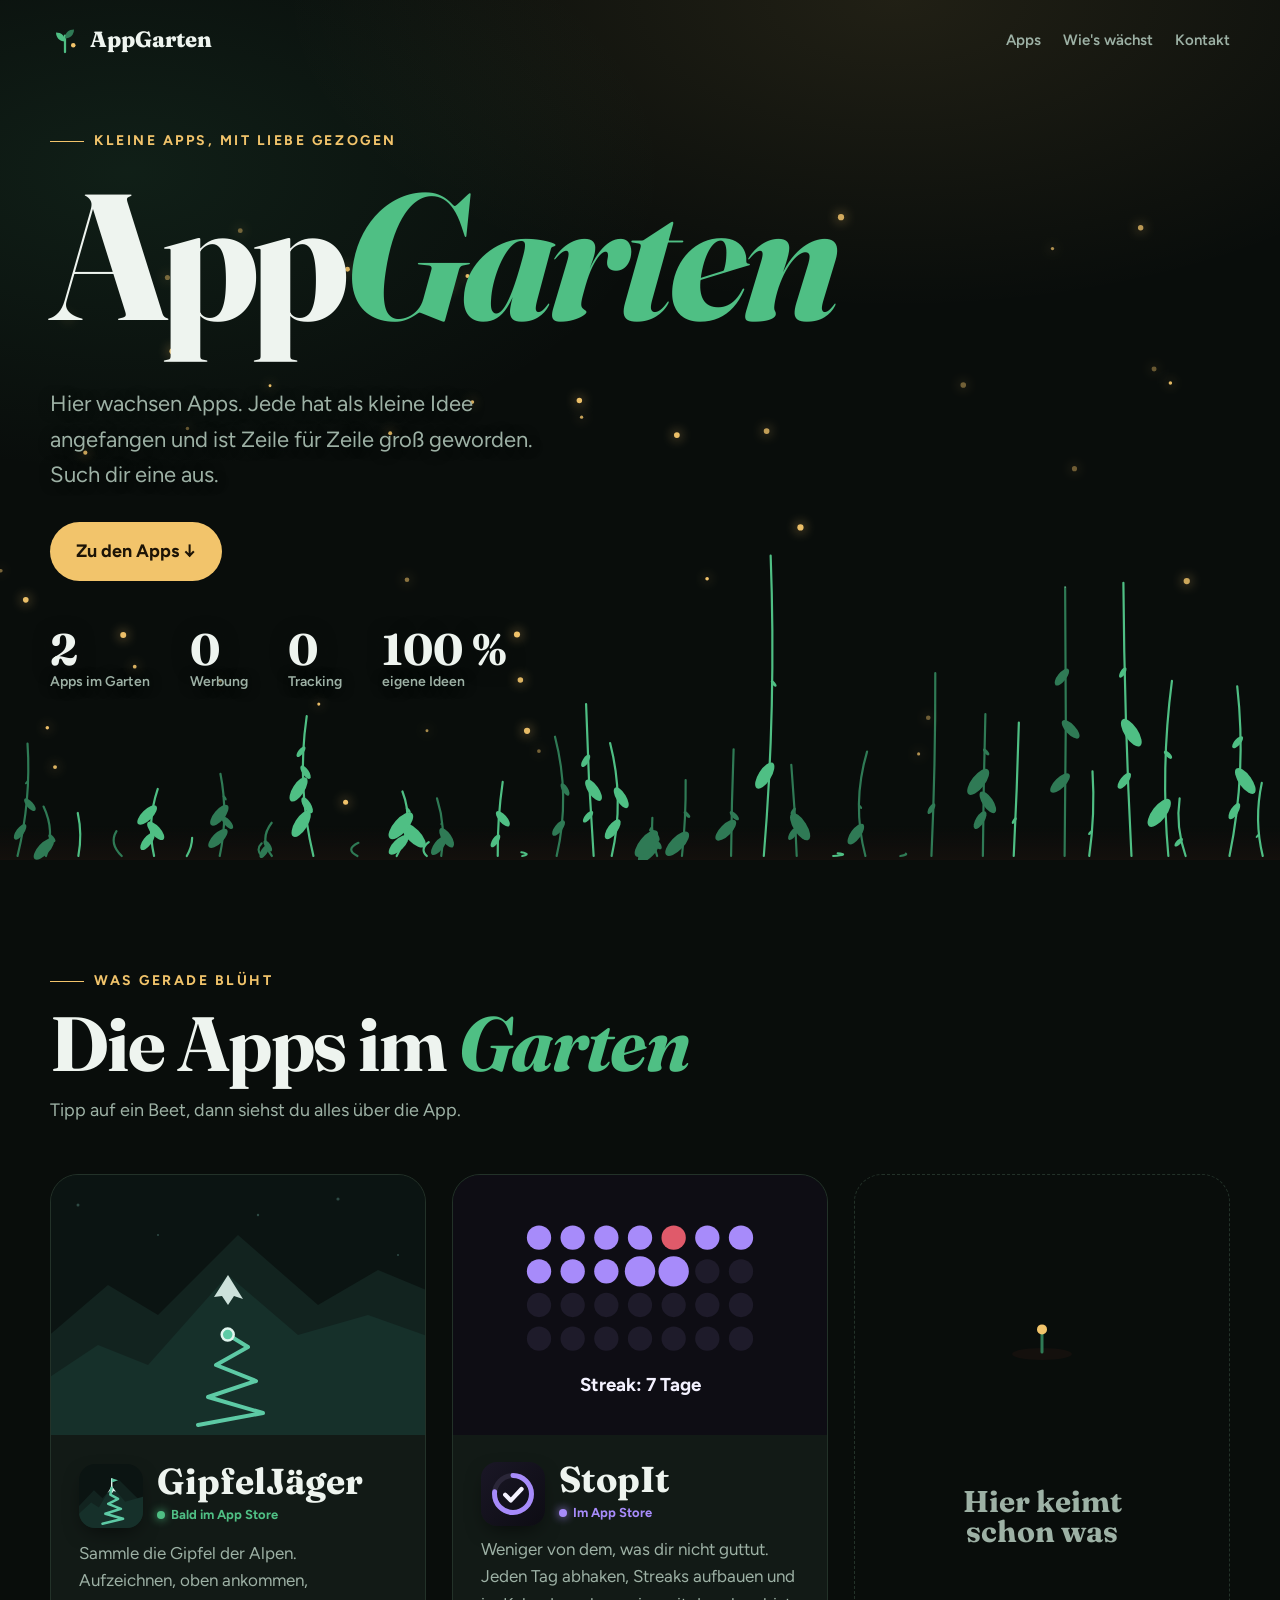
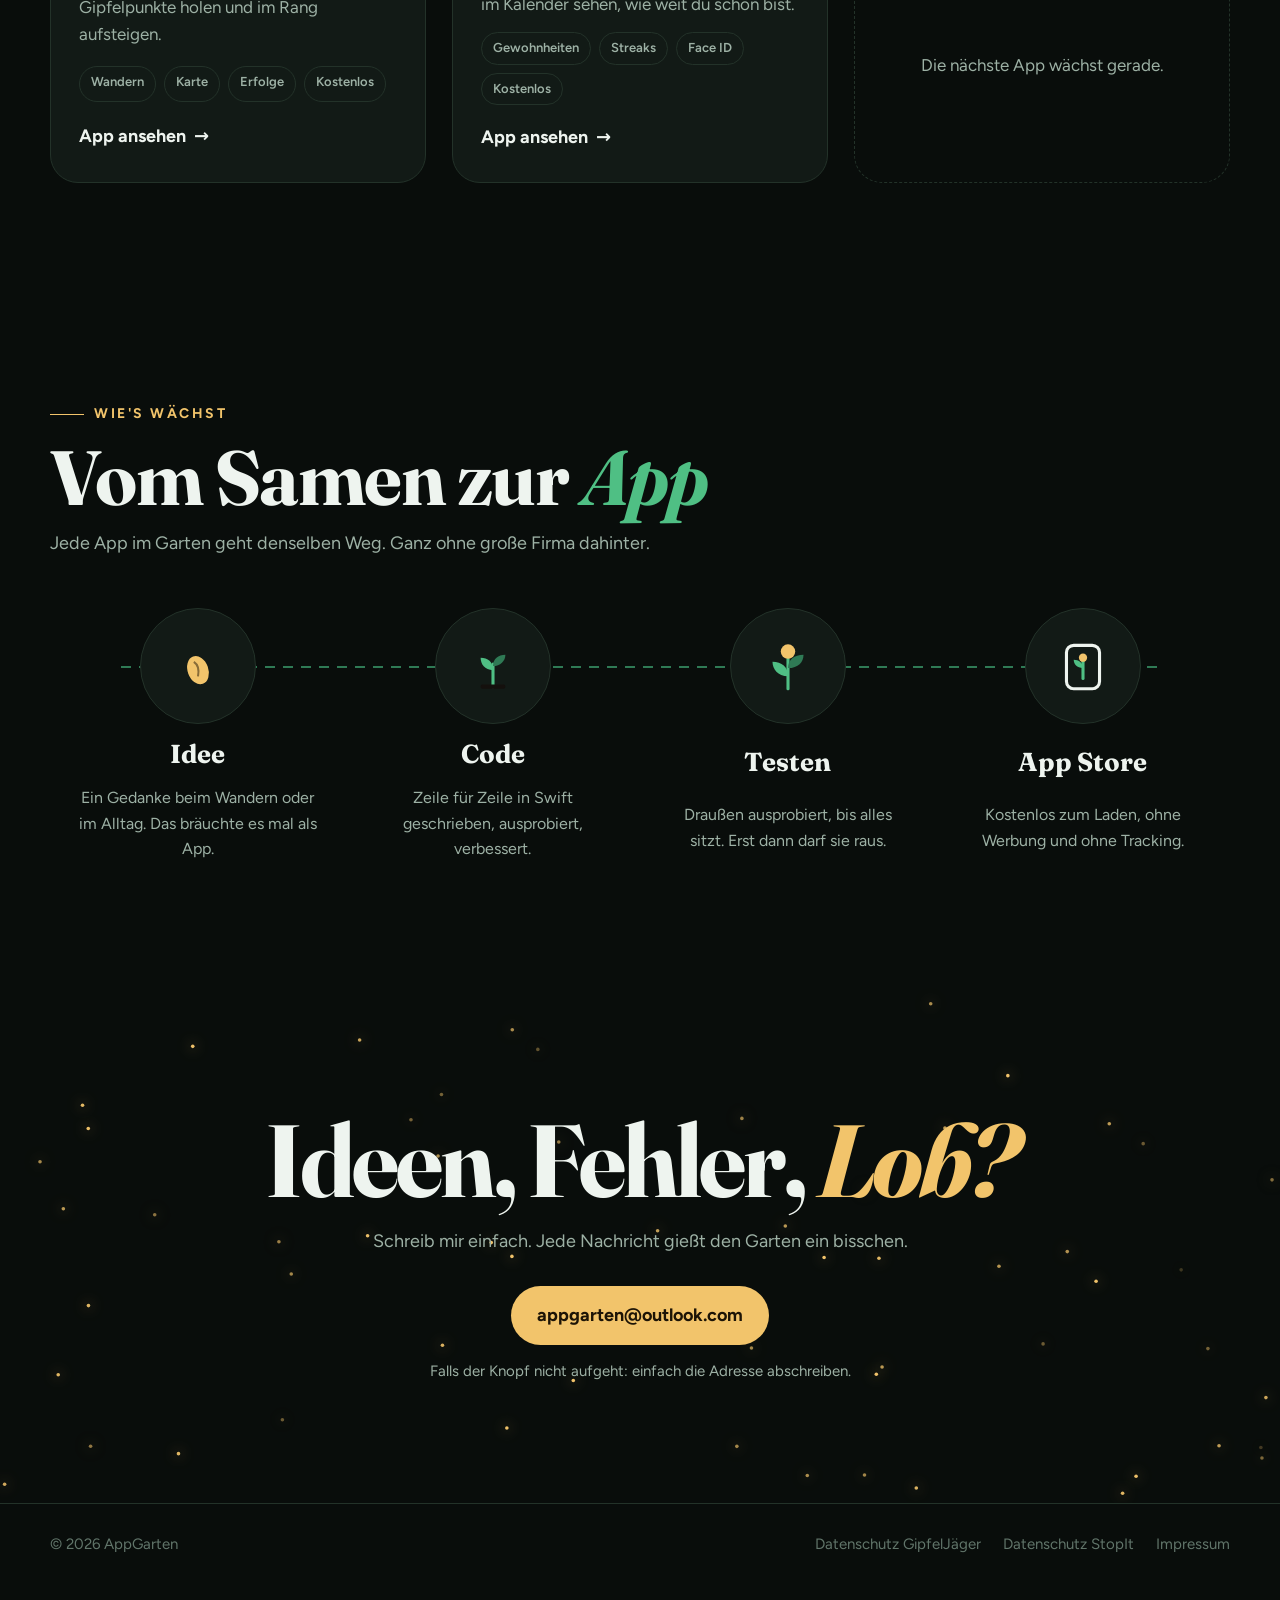
<file: index.html>
<!DOCTYPE html>
<html lang="de">
<head>
<meta charset="utf-8">
<meta name="viewport" content="width=device-width, initial-scale=1">
<title>AppGarten</title>
<link rel="icon" type="image/svg+xml" href="icons/appgarten.svg">
<link rel="icon" type="image/png" sizes="32x32" href="icons/appgarten-32.png">
<link rel="apple-touch-icon" href="icons/appgarten-180.png">
<meta name="apple-mobile-web-app-title" content="AppGarten">
<meta name="theme-color" content="#0B1412">
<link rel="manifest" href="manifest.webmanifest">

<meta name="description" content="AppGarten – kleine Apps, mit Liebe gezogen. GipfelJäger, StopIt und was als Nächstes wächst.">
<link rel="stylesheet" href="fonts/fonts.css">
<style>
/* Plan: ein Garten bei Nacht. Glühwürmchen in Bernstein, Blätter in Moosgrün.
   Layout: riesiger Schriftzug über einem wachsenden Beet, darunter die Apps als Beete, dann der Weg vom Samen zur App. */
:root {
  --nacht: #090D0B;
  --erde: #14100D;
  --beet: #121A16;
  --rand: #233229;
  --blatt: #4FBF84;
  --moos: #2F7A55;
  --gluehen: #F2C46B;
  --text-hell: #EEF4EF;
  --text-leise: #9DB1A5;
  --text-still: #61756A;
  --display: "Fraunces", Georgia, serif;
  --text: "Figtree", system-ui, -apple-system, sans-serif;
  color-scheme: dark;
}
* { box-sizing: border-box; margin: 0; padding: 0; }
html { scroll-behavior: smooth; }
body { background: var(--nacht); color: var(--text-hell); font: 18px/1.6 var(--text); -webkit-font-smoothing: antialiased; overflow-x: hidden; }
a { color: inherit; }
:focus-visible { outline: 3px solid var(--gluehen); outline-offset: 3px; border-radius: 6px; }
.huelle { width: min(1180px, 100% - 32px); margin-inline: auto; }
h1, h2, h3 { font-family: var(--display); text-wrap: balance; }

/* Kopf */
.kopf { position: absolute; inset: 0 0 auto; z-index: 5; padding: 22px 0; }
.kopf .huelle { display: flex; justify-content: space-between; align-items: center; }
.logo { display: flex; align-items: center; gap: 10px; font-family: var(--display); font-weight: 800; font-size: 22px; text-decoration: none; }
.logo svg { width: 30px; height: 30px; }
.kopf nav { display: flex; gap: 22px; font-weight: 600; font-size: 15px; color: var(--text-leise); }
.kopf nav a { text-decoration: none; transition: color .2s; }
.kopf nav a:hover { color: var(--gluehen); }

/* Hero */
.hero { position: relative; min-height: min(860px, 100svh); display: grid; align-items: start; overflow: hidden; padding-top: 130px; }
.hero::before {
  content: ""; position: absolute; inset: 0;
  background: radial-gradient(80% 60% at 70% 0%, rgba(242,196,107,.10), transparent 60%),
              radial-gradient(60% 50% at 10% 20%, rgba(79,191,132,.10), transparent 70%);
}
#garten { position: absolute; inset: 0; width: 100%; height: 100%; }
.hero-text { position: relative; z-index: 2; }
.kleinzeile { font-weight: 700; letter-spacing: .18em; text-transform: uppercase; font-size: 14px; color: var(--gluehen); display: flex; align-items: center; gap: 10px; }
.kleinzeile::before { content: ""; width: 34px; height: 1px; background: currentColor; }
.riesig {
  font-size: clamp(64px, 14vw, 210px); font-weight: 800; line-height: 1; letter-spacing: -.035em;
  margin: 14px 0 30px; padding-bottom: .06em; display: flex; flex-wrap: wrap;
}
.riesig span { display: inline-block; animation: aufwachsen 1s cubic-bezier(.2,1.3,.4,1) both; }
.riesig .grün { color: var(--blatt); font-style: italic; font-weight: 700; }
@keyframes aufwachsen { from { transform: translateY(35%) rotate(4deg); } to { transform: none; } }
.hero p { font-size: clamp(18px, 2vw, 22px); color: var(--text-leise); max-width: 36ch; }
.zu-apps {
  margin-top: 30px; display: inline-flex; align-items: center; gap: 12px; text-decoration: none;
  background: var(--gluehen); color: #1d1406; font-weight: 700; padding: 15px 26px; border-radius: 999px;
  box-shadow: 0 0 0 0 rgba(242,196,107,.5); animation: pochen 2.6s infinite;
  transition: transform .2s;
}
.zu-apps:hover { transform: translateY(-2px); }
@keyframes pochen { 0% { box-shadow: 0 0 0 0 rgba(242,196,107,.45); } 70% { box-shadow: 0 0 0 18px rgba(242,196,107,0); } 100% { box-shadow: 0 0 0 0 rgba(242,196,107,0); } }

/* Zahlen-Zeile */
.zahlen { display: flex; flex-wrap: wrap; gap: 40px; margin-top: 46px; }
.zahlen div { display: grid; }
.zahlen b { font-family: var(--display); font-size: 44px; line-height: 1; font-variant-numeric: tabular-nums; text-shadow: 0 2px 18px #090D0B; }
.zahlen, .hero p { text-shadow: 0 1px 12px #090D0B; }
.zahlen span { font-size: 14px; color: var(--text-leise); font-weight: 600; }

/* Abschnitte */
section { padding: 110px 0; }
.titel { display: grid; gap: 14px; margin-bottom: 50px; max-width: 760px; }
.titel h2 { font-size: clamp(44px, 6vw, 80px); line-height: .98; letter-spacing: -.02em; }
.titel h2 em { color: var(--blatt); }
.titel p { color: var(--text-leise); max-width: 58ch; }

/* App-Beete */
.beete { display: grid; grid-template-columns: repeat(auto-fit, minmax(320px, 1fr)); gap: 26px; }
.beet {
  position: relative; display: grid; grid-template-rows: 260px auto; text-decoration: none;
  border-radius: 28px; overflow: hidden; background: var(--beet); border: 1px solid var(--rand);
  transition: transform .45s cubic-bezier(.2,1.2,.4,1), box-shadow .45s, border-color .3s;
}
.beet:hover { transform: translateY(-8px) rotate(-.4deg); box-shadow: 0 30px 60px -25px var(--schein, rgba(79,191,132,.45)); border-color: var(--schein-rand, var(--moos)); }
.beet .buehne { position: relative; overflow: hidden; }
.beet .buehne svg { position: absolute; inset: 0; width: 100%; height: 100%; }
.beet .inhalt { padding: 26px 28px 30px; display: grid; gap: 10px; }
.beet .kopfzeile { display: flex; align-items: center; gap: 14px; }
.beet .icon { width: 64px; height: 64px; border-radius: 16px; flex: none; box-shadow: 0 8px 20px -6px rgba(0,0,0,.6); transition: transform .5s cubic-bezier(.2,1.6,.4,1); }
.beet:hover .icon { transform: rotate(-8deg) scale(1.08); }
.beet h3 { font-size: 36px; line-height: 1; }
.beet .status { font-size: 13px; font-weight: 700; color: var(--blatt); display: inline-flex; align-items: center; gap: 6px; }
.beet .status::before { content: ""; width: 8px; height: 8px; border-radius: 50%; background: currentColor; box-shadow: 0 0 10px currentColor; animation: blinken 2s infinite; }
@keyframes blinken { 50% { opacity: .35; } }
.beet p { color: var(--text-leise); font-size: 17px; }
.marken { display: flex; flex-wrap: wrap; gap: 8px; margin-top: 4px; }
.marken span { font-size: 13px; font-weight: 600; color: var(--text-leise); padding: 5px 11px; border-radius: 999px; border: 1px solid var(--rand); }
.beet .pfeil { margin-top: 8px; font-weight: 700; display: inline-flex; gap: 8px; align-items: center; color: var(--text-hell); }
.beet .pfeil i { font-style: normal; transition: transform .3s; }
.beet:hover .pfeil i { transform: translateX(6px); }

.beet.samen { grid-template-rows: auto; border-style: dashed; background: transparent; place-items: center; text-align: center; padding: 50px 30px; color: var(--text-still); }
.beet.samen:hover { transform: none; box-shadow: none; }
.beet.samen svg { width: 90px; height: 90px; margin-bottom: 14px; }
.beet.samen h3 { color: var(--text-leise); font-size: 30px; }

/* Vom Samen zur App */
.weg { display: grid; grid-template-columns: repeat(4, 1fr); gap: 0; position: relative; }
.weg::before { content: ""; position: absolute; left: 6%; right: 6%; top: 58px; height: 2px; background: repeating-linear-gradient(90deg, var(--moos) 0 10px, transparent 10px 18px); }
.schritt { position: relative; display: grid; justify-items: center; text-align: center; gap: 10px; padding: 0 12px; }
.schritt .kreis { width: 116px; height: 116px; border-radius: 50%; background: var(--beet); border: 1px solid var(--rand); display: grid; place-items: center; position: relative; z-index: 1; }
.schritt svg { width: 62px; height: 62px; }
.schritt h3 { font-size: 26px; }
.schritt p { font-size: 16px; color: var(--text-leise); max-width: 24ch; }
.schritt:nth-child(1) .kreis { animation: wippen 4s ease-in-out infinite; }
.schritt:nth-child(2) .kreis { animation: wippen 4s ease-in-out -1s infinite; }
.schritt:nth-child(3) .kreis { animation: wippen 4s ease-in-out -2s infinite; }
.schritt:nth-child(4) .kreis { animation: wippen 4s ease-in-out -3s infinite; }
@keyframes wippen { 50% { transform: translateY(-8px); } }
@media (max-width: 760px) {
  .weg { grid-template-columns: 1fr 1fr; row-gap: 40px; }
  .weg::before { display: none; }
}

/* Schluss */
.schluss { position: relative; overflow: hidden; text-align: center; padding: 140px 0 120px; }
.schluss h2 { font-size: clamp(48px, 8vw, 120px); line-height: .95; letter-spacing: -.03em; }
.schluss h2 em { color: var(--gluehen); }
.schluss p { color: var(--text-leise); margin: 18px auto 0; max-width: 46ch; }
#gluehwuermchen { position: absolute; inset: 0; width: 100%; height: 100%; z-index: -1; }

footer { border-top: 1px solid var(--rand); padding: 28px 0 44px; color: var(--text-still); font-size: 15px; }
footer .huelle { display: flex; flex-wrap: wrap; justify-content: space-between; gap: 14px 30px; }
footer nav { display: flex; flex-wrap: wrap; gap: 22px; }
footer a { text-decoration: none; }
footer a:hover { color: var(--gluehen); }
.luecke { background: rgba(217,83,79,.18); color: #ffb3ad; padding: 1px 6px; border-radius: 5px; font-weight: 600; }

@media (max-width: 640px) { .kopf nav { display: none; } .zahlen { gap: 26px; } }
@media (prefers-reduced-motion: reduce) { *, *::before, *::after { animation: none !important; transition: none !important; } }
</style>
</head>
<body>

<header class="kopf">
  <div class="huelle">
    <a class="logo" href="#top">
      <svg viewBox="0 0 40 40" aria-hidden="true"><path d="M20 36 C20 26 20 20 20 14" stroke="#4FBF84" stroke-width="3" stroke-linecap="round" fill="none"/><path d="M20 22 C12 22 8 16 8 10 C15 10 20 14 20 22Z" fill="#4FBF84"/><path d="M20 18 C27 18 32 13 32 6 C25 6 20 10 20 18Z" fill="#2F7A55"/><circle cx="31" cy="27" r="3" fill="#F2C46B"/></svg>
      AppGarten
    </a>
    <nav aria-label="Abschnitte">
      <a href="#apps">Apps</a>
      <a href="#samen">Wie's wächst</a>
      <a href="#kontakt">Kontakt</a>
    </nav>
  </div>
</header>

<main id="top">
  <div class="hero">
    <canvas id="garten" aria-hidden="true"></canvas>
    <div class="huelle hero-text">
      <div class="kleinzeile">Kleine Apps, mit Liebe gezogen</div>
      <h1 class="riesig" aria-label="AppGarten">
        <span style="animation-delay:.00s">A</span><span style="animation-delay:.05s">p</span><span style="animation-delay:.10s">p</span><span class="grün" style="animation-delay:.18s">G</span><span class="grün" style="animation-delay:.23s">a</span><span class="grün" style="animation-delay:.28s">r</span><span class="grün" style="animation-delay:.33s">t</span><span class="grün" style="animation-delay:.38s">e</span><span class="grün" style="animation-delay:.43s">n</span>
      </h1>
      <p>Hier wachsen Apps. Jede hat als kleine Idee angefangen und ist Zeile für Zeile groß geworden. Such dir eine aus.</p>
      <a class="zu-apps" href="#apps">Zu den Apps ↓</a>
      <div class="zahlen">
        <div><b data-zaehl="2">2</b><span>Apps im Garten</span></div>
        <div><b data-zaehl="0">0</b><span>Werbung</span></div>
        <div><b data-zaehl="0">0</b><span>Tracking</span></div>
        <div><b data-zaehl="100" data-nach=" %">100 %</b><span>eigene Ideen</span></div>
      </div>
    </div>
  </div>

  <section id="apps">
    <div class="huelle">
      <div class="titel">
        <div class="kleinzeile">Was gerade blüht</div>
        <h2>Die Apps im <em>Garten</em></h2>
        <p>Tipp auf ein Beet, dann siehst du alles über die App.</p>
      </div>

      <div class="beete">
        <!-- GipfelJäger -->
        <a class="beet" href="gipfeljaeger/index.html" style="--schein: rgba(93,202,165,.45); --schein-rand:#2c6b58">
          <div class="buehne" style="background:#0B1412">
            <svg viewBox="0 0 400 260" preserveAspectRatio="xMidYMax slice" aria-hidden="true">
              <g fill="#2E4A44"><circle cx="40" cy="30" r="1.5"/><circle cx="120" cy="60" r="1"/><circle cx="300" cy="24" r="1.6"/><circle cx="360" cy="80" r="1"/><circle cx="220" cy="40" r="1.2"/></g>
              <path d="M0 170 L70 110 L120 140 L200 60 L280 130 L340 95 L400 120 L400 260 L0 260Z" fill="#12231F"/>
              <path d="M0 210 L60 170 L110 190 L190 100 L260 160 L330 140 L400 165 L400 260 L0 260Z" fill="#16302A"/>
              <path d="M176 122 L190 100 L205 124 L196 121 L190 130 L184 121Z" fill="#E1F5EE" opacity=".9"/>
              <path class="zz" d="M160 250 L225 238 L170 222 L218 206 L178 190 L210 172 L184 156 L202 140 L188 124 L190 102" fill="none" stroke="#5DCAA5" stroke-width="4" stroke-linecap="round" stroke-linejoin="round"/>
              <circle class="zz-punkt" r="6" fill="#5DCAA5" stroke="#E1F5EE" stroke-width="2.5" cx="190" cy="102"/>
            </svg>
          </div>
          <div class="inhalt">
            <div class="kopfzeile">
              <svg class="icon" viewBox="0 0 180 180" aria-hidden="true"><rect width="180" height="180" fill="#0B1412"/><path d="M0 118 L42 74 L66 96 L112 44 L180 112 L180 180 L0 180Z" fill="#12231F"/><path d="M0 140 L34 108 L56 122 L92 62 L130 106 L180 92 L180 180 L0 180Z" fill="#16302A"/><path d="M80 82 L92 62 L104 78 L97 76 L92 84 L86 76Z" fill="#E1F5EE"/><path d="M66 168 L124 154 L74 140 L118 126 L82 112 L110 98 L88 86 L92 66" stroke="#5DCAA5" stroke-width="7" stroke-linejoin="round" stroke-linecap="round" fill="none"/><line x1="92" y1="64" x2="92" y2="40" stroke="#E1F5EE" stroke-width="4"/><path d="M92 40 L110 46 L92 52Z" fill="#5DCAA5"/></svg>
              <div><h3>GipfelJäger</h3><span class="status">Bald im App Store</span></div>
            </div>
            <p>Sammle die Gipfel der Alpen. Aufzeichnen, oben ankommen, Gipfelpunkte holen und im Rang aufsteigen.</p>
            <div class="marken"><span>Wandern</span><span>Karte</span><span>Erfolge</span><span>Kostenlos</span></div>
            <span class="pfeil">App ansehen <i>→</i></span>
          </div>
        </a>

        <!-- StopIt -->
        <a class="beet" href="stopit/index.html" style="--schein: rgba(167,139,250,.4); --schein-rand:#4b3f78">
          <div class="buehne" style="background:#0E0D14">
            <svg viewBox="0 0 400 260" aria-hidden="true" id="stopitMini"></svg>
          </div>
          <div class="inhalt">
            <div class="kopfzeile">
              <svg class="icon" viewBox="0 0 180 180" aria-hidden="true"><defs><linearGradient id="si" x1="0" y1="0" x2="1" y2="1"><stop offset="0" stop-color="#1A1726"/><stop offset="1" stop-color="#0D0C13"/></linearGradient></defs><rect width="180" height="180" fill="url(#si)"/><circle cx="90" cy="90" r="52" fill="none" stroke="#2A2638" stroke-width="14"/><circle cx="90" cy="90" r="52" fill="none" stroke="#A78BFA" stroke-width="14" stroke-linecap="round" stroke-dasharray="250 400" transform="rotate(-90 90 90)"/><path d="M68 92 L84 108 L114 76" fill="none" stroke="#F4F2FF" stroke-width="12" stroke-linecap="round" stroke-linejoin="round"/></svg>
              <div><h3>StopIt</h3><span class="status" style="color:#A78BFA">Im App Store</span></div>
            </div>
            <p>Weniger von dem, was dir nicht guttut. Jeden Tag abhaken, Streaks aufbauen und im Kalender sehen, wie weit du schon bist.</p>
            <div class="marken"><span>Gewohnheiten</span><span>Streaks</span><span>Face ID</span><span>Kostenlos</span></div>
            <span class="pfeil">App ansehen <i>→</i></span>
          </div>
        </a>

        <!-- Nächste Idee -->
        <div class="beet samen" aria-label="Hier wächst bald die nächste App">
          <svg viewBox="0 0 90 90" aria-hidden="true"><ellipse cx="45" cy="76" rx="30" ry="6" fill="#14100D"/><path d="M45 74 C45 62 45 56 45 48" stroke="#2F7A55" stroke-width="3" stroke-linecap="round" fill="none"><animate attributeName="d" dur="3s" repeatCount="indefinite" values="M45 74 C45 70 45 68 45 66;M45 74 C45 62 45 56 45 48;M45 74 C45 70 45 68 45 66"/></path><circle cx="45" cy="48" r="5" fill="#F2C46B"><animate attributeName="cy" dur="3s" repeatCount="indefinite" values="66;48;66"/></circle></svg>
          <h3>Hier keimt schon was</h3>
          <p>Die nächste App wächst gerade.</p>
        </div>
      </div>
    </div>
  </section>

  <section id="samen">
    <div class="huelle">
      <div class="titel">
        <div class="kleinzeile">Wie's wächst</div>
        <h2>Vom Samen zur <em>App</em></h2>
        <p>Jede App im Garten geht denselben Weg. Ganz ohne große Firma dahinter.</p>
      </div>
      <div class="weg">
        <div class="schritt">
          <div class="kreis"><svg viewBox="0 0 60 60" aria-hidden="true"><ellipse cx="30" cy="34" rx="10" ry="14" fill="#F2C46B" transform="rotate(-20 30 34)"/><path d="M26 26 Q32 30 30 40" stroke="#1d1406" stroke-width="2" fill="none" opacity=".5"/></svg></div>
          <h3>Idee</h3><p>Ein Gedanke beim Wandern oder im Alltag. Das bräuchte es mal als App.</p>
        </div>
        <div class="schritt">
          <div class="kreis"><svg viewBox="0 0 60 60" aria-hidden="true"><path d="M30 50 V28" stroke="#4FBF84" stroke-width="3" stroke-linecap="round"/><path d="M30 34 C22 34 18 28 18 22 C25 22 30 26 30 34Z" fill="#4FBF84"/><path d="M30 30 C37 30 42 25 42 19 C35 19 30 23 30 30Z" fill="#2F7A55"/><rect x="18" y="48" width="24" height="4" rx="2" fill="#14100D"/></svg></div>
          <h3>Code</h3><p>Zeile für Zeile in Swift geschrieben, ausprobiert, verbessert.</p>
        </div>
        <div class="schritt">
          <div class="kreis"><svg viewBox="0 0 60 60" aria-hidden="true"><path d="M30 52 V20" stroke="#4FBF84" stroke-width="3" stroke-linecap="round"/><path d="M30 40 C20 40 15 33 15 26 C24 26 30 31 30 40Z" fill="#4FBF84"/><path d="M30 32 C40 32 45 26 45 19 C36 19 30 24 30 32Z" fill="#2F7A55"/><circle cx="30" cy="16" r="7" fill="#F2C46B"/></svg></div>
          <h3>Testen</h3><p>Draußen ausprobiert, bis alles sitzt. Erst dann darf sie raus.</p>
        </div>
        <div class="schritt">
          <div class="kreis"><svg viewBox="0 0 60 60" aria-hidden="true"><rect x="14" y="10" width="32" height="42" rx="7" fill="none" stroke="#EEF4EF" stroke-width="3"/><path d="M30 42 V26" stroke="#4FBF84" stroke-width="3" stroke-linecap="round"/><path d="M30 32 C24 32 21 28 21 24 C26 24 30 27 30 32Z" fill="#4FBF84"/><circle cx="30" cy="22" r="4" fill="#F2C46B"/></svg></div>
          <h3>App Store</h3><p>Kostenlos zum Laden, ohne Werbung und ohne Tracking.</p>
        </div>
      </div>
    </div>
  </section>

  <section class="schluss" id="kontakt">
    <canvas id="gluehwuermchen" aria-hidden="true"></canvas>
    <div class="huelle">
      <h2>Ideen, Fehler, <em>Lob?</em></h2>
      <p>Schreib mir einfach. Jede Nachricht gießt den Garten ein bisschen.</p>
      <a class="zu-apps" style="margin-top:30px" href="mailto:appgarten@outlook.com">appgarten@outlook.com</a>
      <p style="margin-top:14px;font-size:15px">Falls der Knopf nicht aufgeht: einfach die Adresse abschreiben.</p>
    </div>
  </section>
</main>

<footer>
  <div class="huelle">
    <span>© 2026 AppGarten</span>
    <nav aria-label="Rechtliches">
      <a href="gipfeljaeger/datenschutz.html">Datenschutz GipfelJäger</a>
      <a href="stopit/datenschutz.html">Datenschutz StopIt</a>
      <a href="impressum.html">Impressum</a>
    </nav>
  </div>
</footer>

<script>
(function () {
  const ruhig = matchMedia("(prefers-reduced-motion: reduce)").matches;

  // ---------- Wachsender Garten im Hero ----------
  const cv = document.getElementById("garten");
  const ctx = cv.getContext("2d");
  let B = 0, H = 0, dpr = 1, pflanzen = [], wuermchen = [];
  let maus = { x: -999, y: -999 };
  let seed = 11;
  const zz = () => (seed = (seed * 9301 + 49297) % 233280) / 233280;

  function anlegen() {
    dpr = Math.min(2, window.devicePixelRatio || 1);
    B = cv.clientWidth; H = cv.clientHeight;
    cv.width = B * dpr; cv.height = H * dpr;
    ctx.setTransform(dpr, 0, 0, dpr, 0, 0);
    seed = 11;
    pflanzen = [];
    const anzahl = Math.round(B / 34);
    for (let i = 0; i < anzahl; i++) {
      const x = (i + zz() * .8) * (B / anzahl);
      const links = x < B * .55 && B > 700;
      const hoch = H * (.12 + zz() * .32) * (links ? .45 : 1.15);
      const blaetter = [];
      const n = 2 + Math.floor(zz() * 4);
      for (let k = 0; k < n; k++) blaetter.push({ t: .25 + k * (.6 / n) + zz() * .05, seite: k % 2 ? 1 : -1, groesse: 7 + zz() * 10 });
      pflanzen.push({
        x, hoch, blaetter,
        start: zz() * 1.8, dauer: 2.2 + zz() * 2,
        schwung: (zz() - .5) * 40, phase: zz() * 6,
        bluete: zz() > .55 ? ["#F2C46B", "#E88FA7", "#9DD9F2", "#F4F2EA"][Math.floor(zz() * 4)] : null,
        farbe: zz() > .5 ? "#4FBF84" : "#2F7A55"
      });
    }
    wuermchen = [];
    for (let i = 0; i < Math.round(B / 30); i++) {
      wuermchen.push({ x: zz() * B, y: H * (.25 + zz() * .7), vx: (zz() - .5) * .3, vy: (zz() - .5) * .3, p: zz() * 6, r: 1.4 + zz() * 1.8 });
    }
  }

  const t0 = performance.now();
  function malen(jetzt) {
    const t = ruhig ? 99 : (jetzt - t0) / 1000;
    ctx.clearRect(0, 0, B, H);
    const boden = H - 4;
    // Erde
    const g = ctx.createLinearGradient(0, boden - 30, 0, H);
    g.addColorStop(0, "rgba(20,16,13,0)"); g.addColorStop(1, "rgba(20,16,13,1)");
    ctx.fillStyle = g; ctx.fillRect(0, boden - 30, B, 34);

    for (const p of pflanzen) {
      let w = Math.min(1, Math.max(0, (t - p.start) / p.dauer));
      w = 1 - Math.pow(1 - w, 3);
      if (w <= 0) continue;
      const wind = Math.sin(t * 1.1 + p.phase) * 6 + (maus.x > -900 ? Math.max(-14, Math.min(14, (p.x - maus.x) * -0.02)) : 0);
      const spitzeX = p.x + p.schwung * .3 + wind, spitzeY = boden - p.hoch * w;
      const kx = p.x + p.schwung, ky = boden - p.hoch * w * .5;
      ctx.strokeStyle = p.farbe; ctx.lineWidth = 2.2; ctx.lineCap = "round";
      ctx.beginPath(); ctx.moveTo(p.x, boden); ctx.quadraticCurveTo(kx, ky, spitzeX, spitzeY); ctx.stroke();
      for (const b of p.blaetter) {
        const lw = Math.min(1, Math.max(0, (w - b.t) / .25));
        if (lw <= 0) continue;
        const u = b.t, a = 1 - u;
        const bx = a * a * p.x + 2 * a * u * kx + u * u * spitzeX;
        const by = a * a * boden + 2 * a * u * ky + u * u * spitzeY;
        ctx.save(); ctx.translate(bx, by);
        ctx.rotate(b.seite * (0.9 + Math.sin(t * 1.3 + p.phase + u * 4) * .12));
        ctx.fillStyle = p.farbe;
        ctx.beginPath(); ctx.ellipse(b.seite * b.groesse * lw * .6, 0, b.groesse * lw, b.groesse * .42 * lw, 0, 0, Math.PI * 2); ctx.fill();
        ctx.restore();
      }
      if (p.bluete && w > .92) {
        const bw = (w - .92) / .08;
        ctx.save(); ctx.translate(spitzeX, spitzeY);
        ctx.shadowColor = p.bluete; ctx.shadowBlur = 16;
        ctx.fillStyle = p.bluete;
        for (let k = 0; k < 5; k++) {
          ctx.rotate(Math.PI * 2 / 5);
          ctx.beginPath(); ctx.ellipse(0, -5 * bw, 3.4 * bw, 5.5 * bw, 0, 0, Math.PI * 2); ctx.fill();
        }
        ctx.shadowBlur = 0; ctx.fillStyle = "#14100D";
        ctx.beginPath(); ctx.arc(0, 0, 2.2 * bw, 0, Math.PI * 2); ctx.fill();
        ctx.restore();
      }
    }
    // Glühwürmchen
    for (const f of wuermchen) {
      if (!ruhig) {
        f.vx += (Math.random() - .5) * .04; f.vy += (Math.random() - .5) * .04;
        const dx = maus.x - f.x, dy = maus.y - f.y, d = Math.hypot(dx, dy);
        if (d < 160 && d > 1) { f.vx += dx / d * .03; f.vy += dy / d * .03; }
        f.vx *= .98; f.vy *= .98; f.x += f.vx; f.y += f.vy;
        if (f.x < 0) f.x = B; if (f.x > B) f.x = 0;
        if (f.y < H * .15) f.vy += .02; if (f.y > H - 10) f.vy -= .03;
      }
      const a = .35 + .65 * Math.abs(Math.sin(t * 1.4 + f.p));
      ctx.fillStyle = `rgba(242,196,107,${a})`;
      ctx.shadowColor = "#F2C46B"; ctx.shadowBlur = 12;
      ctx.beginPath(); ctx.arc(f.x, f.y, f.r, 0, Math.PI * 2); ctx.fill();
    }
    ctx.shadowBlur = 0;
    if (!ruhig) requestAnimationFrame(malen);
  }
  anlegen(); requestAnimationFrame(malen);
  addEventListener("resize", () => { anlegen(); if (ruhig) requestAnimationFrame(malen); });
  cv.parentElement.addEventListener("pointermove", e => { const r = cv.getBoundingClientRect(); maus = { x: e.clientX - r.left, y: e.clientY - r.top }; });
  cv.parentElement.addEventListener("pointerleave", () => { maus = { x: -999, y: -999 }; });

  // ---------- Glühwürmchen unten ----------
  const c2 = document.getElementById("gluehwuermchen");
  const x2 = c2.getContext("2d");
  let b2 = 0, h2 = 0, punkte = [];
  function anlegen2() {
    const d = Math.min(2, devicePixelRatio || 1);
    b2 = c2.clientWidth; h2 = c2.clientHeight;
    c2.width = b2 * d; c2.height = h2 * d; x2.setTransform(d, 0, 0, d, 0, 0);
    punkte = Array.from({ length: Math.round(b2 / 22) }, () => ({ x: Math.random() * b2, y: Math.random() * h2, p: Math.random() * 6, s: .2 + Math.random() * .5 }));
  }
  function malen2(j) {
    const t = j / 1000;
    x2.clearRect(0, 0, b2, h2);
    for (const q of punkte) {
      if (!ruhig) { q.y -= q.s * .4; q.x += Math.sin(t + q.p) * .3; if (q.y < -5) { q.y = h2 + 5; q.x = Math.random() * b2; } }
      const a = .2 + .8 * Math.abs(Math.sin(t * 1.2 + q.p));
      x2.fillStyle = `rgba(242,196,107,${a})`; x2.shadowColor = "#F2C46B"; x2.shadowBlur = 14;
      x2.beginPath(); x2.arc(q.x, q.y, 1.8, 0, Math.PI * 2); x2.fill();
    }
    if (!ruhig) requestAnimationFrame(malen2);
  }
  anlegen2(); requestAnimationFrame(malen2);
  addEventListener("resize", anlegen2);

  // ---------- GipfelJäger-Beet: Punkt läuft hoch ----------
  const zzPfad = document.querySelector(".zz"), zzPunkt = document.querySelector(".zz-punkt");
  const zl = zzPfad.getTotalLength();
  function gipfelLauf() {
    if (ruhig) return;
    const s = performance.now();
    const f = j => {
      const x = Math.min(1, ((j - s) / 3200)), a = 1 - Math.pow(1 - x, 2);
      zzPfad.style.strokeDasharray = zl; zzPfad.style.strokeDashoffset = zl * (1 - a);
      const p = zzPfad.getPointAtLength(zl * a);
      zzPunkt.setAttribute("cx", p.x); zzPunkt.setAttribute("cy", p.y);
      if (x < 1) requestAnimationFrame(f); else setTimeout(gipfelLauf, 2200);
    };
    requestAnimationFrame(f);
  }
  gipfelLauf();

  // ---------- StopIt-Beet: Kalender füllt sich ----------
  const mini = document.getElementById("stopitMini");
  const NS = "http://www.w3.org/2000/svg";
  const tage = [];
  for (let r = 0; r < 4; r++) for (let c = 0; c < 7; c++) {
    const k = document.createElementNS(NS, "circle");
    k.setAttribute("cx", 92 + c * 36); k.setAttribute("cy", 58 + r * 36); k.setAttribute("r", 13);
    k.setAttribute("fill", "#1E1B2A");
    k.style.transition = "fill .3s, transform .4s cubic-bezier(.2,1.8,.4,1)";
    k.style.transformBox = "fill-box"; k.style.transformOrigin = "center";
    mini.appendChild(k); tage.push(k);
  }
  const streakText = document.createElementNS(NS, "text");
  streakText.setAttribute("x", 200); streakText.setAttribute("y", 222); streakText.setAttribute("text-anchor", "middle");
  streakText.setAttribute("fill", "#F4F2FF"); streakText.setAttribute("font-family", "Figtree, sans-serif"); streakText.setAttribute("font-weight", "700"); streakText.setAttribute("font-size", "20");
  mini.appendChild(streakText);
  const muster = "1111011111111110111111111111".split("");
  function kalenderLauf() {
    tage.forEach(k => { k.setAttribute("fill", "#1E1B2A"); k.style.transform = "scale(1)"; });
    let i = 0, streak = 0;
    streakText.textContent = "Streak: 0 Tage";
    const tick = () => {
      if (i >= tage.length) { setTimeout(kalenderLauf, 2500); return; }
      const ok = muster[i] === "1";
      tage[i].setAttribute("fill", ok ? "#A78BFA" : "#E05A6A");
      tage[i].style.transform = "scale(1.25)";
      const k = tage[i]; setTimeout(() => k.style.transform = "scale(1)", 200);
      streak = ok ? streak + 1 : 0;
      streakText.textContent = `Streak: ${streak} ${streak === 1 ? "Tag" : "Tage"}`;
      i++; setTimeout(tick, 140);
    };
    tick();
  }
  if (ruhig) { tage.forEach((k, i) => k.setAttribute("fill", muster[i] === "1" ? "#A78BFA" : "#E05A6A")); streakText.textContent = "Streak: 12 Tage"; }
  else kalenderLauf();
})();
</script>
</body>
</html>
</file>
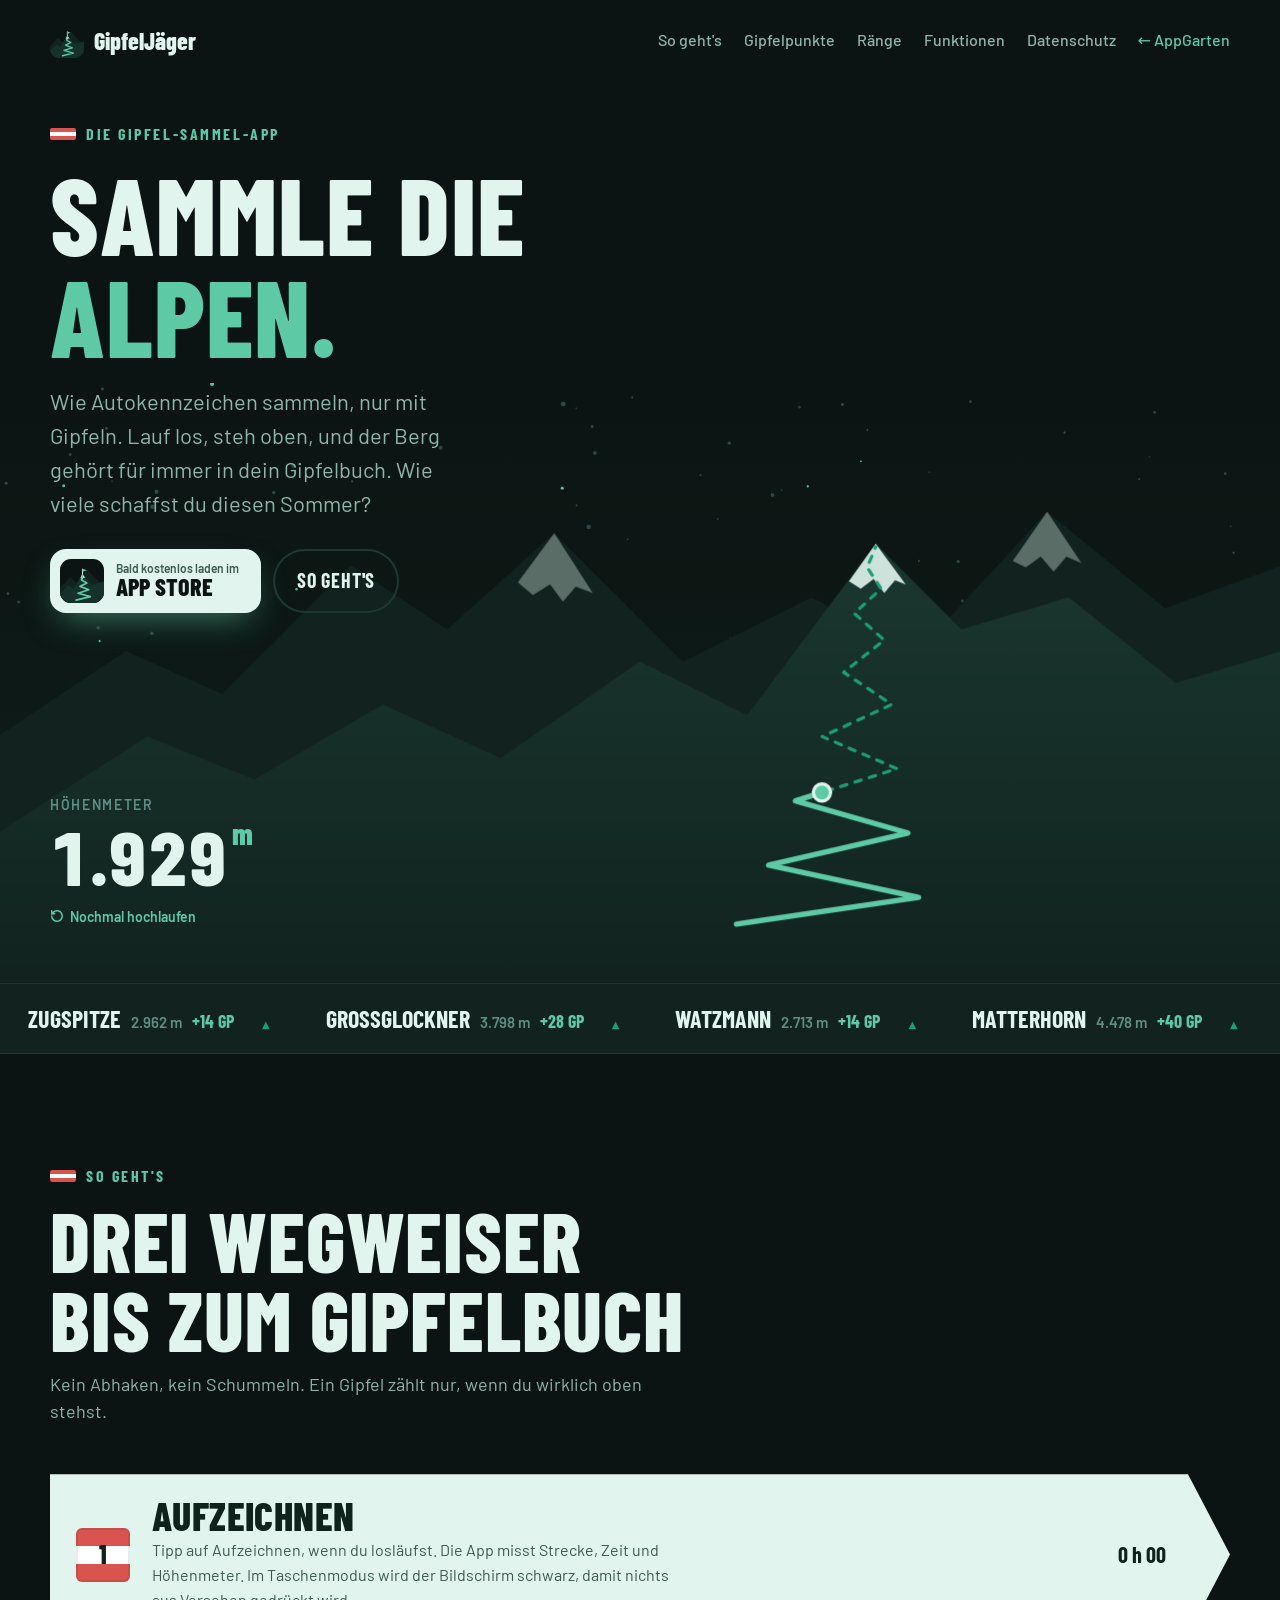
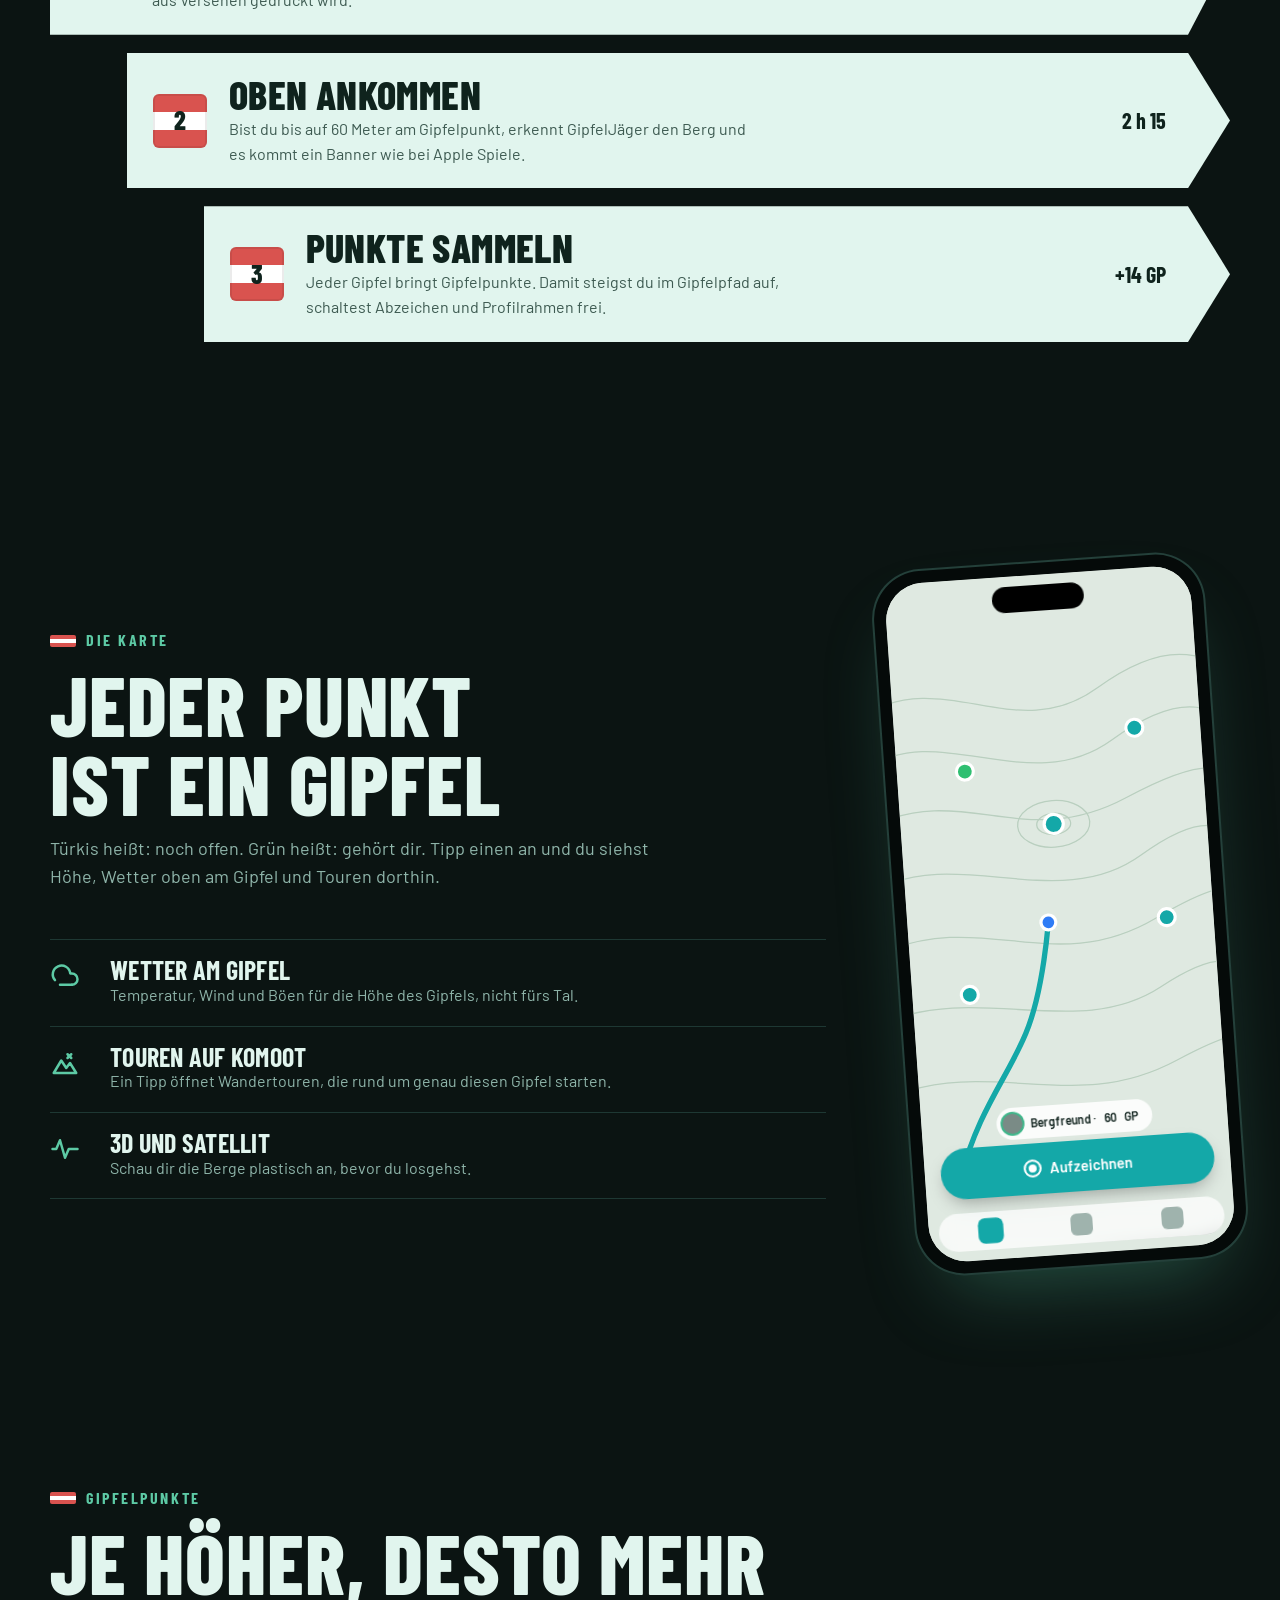
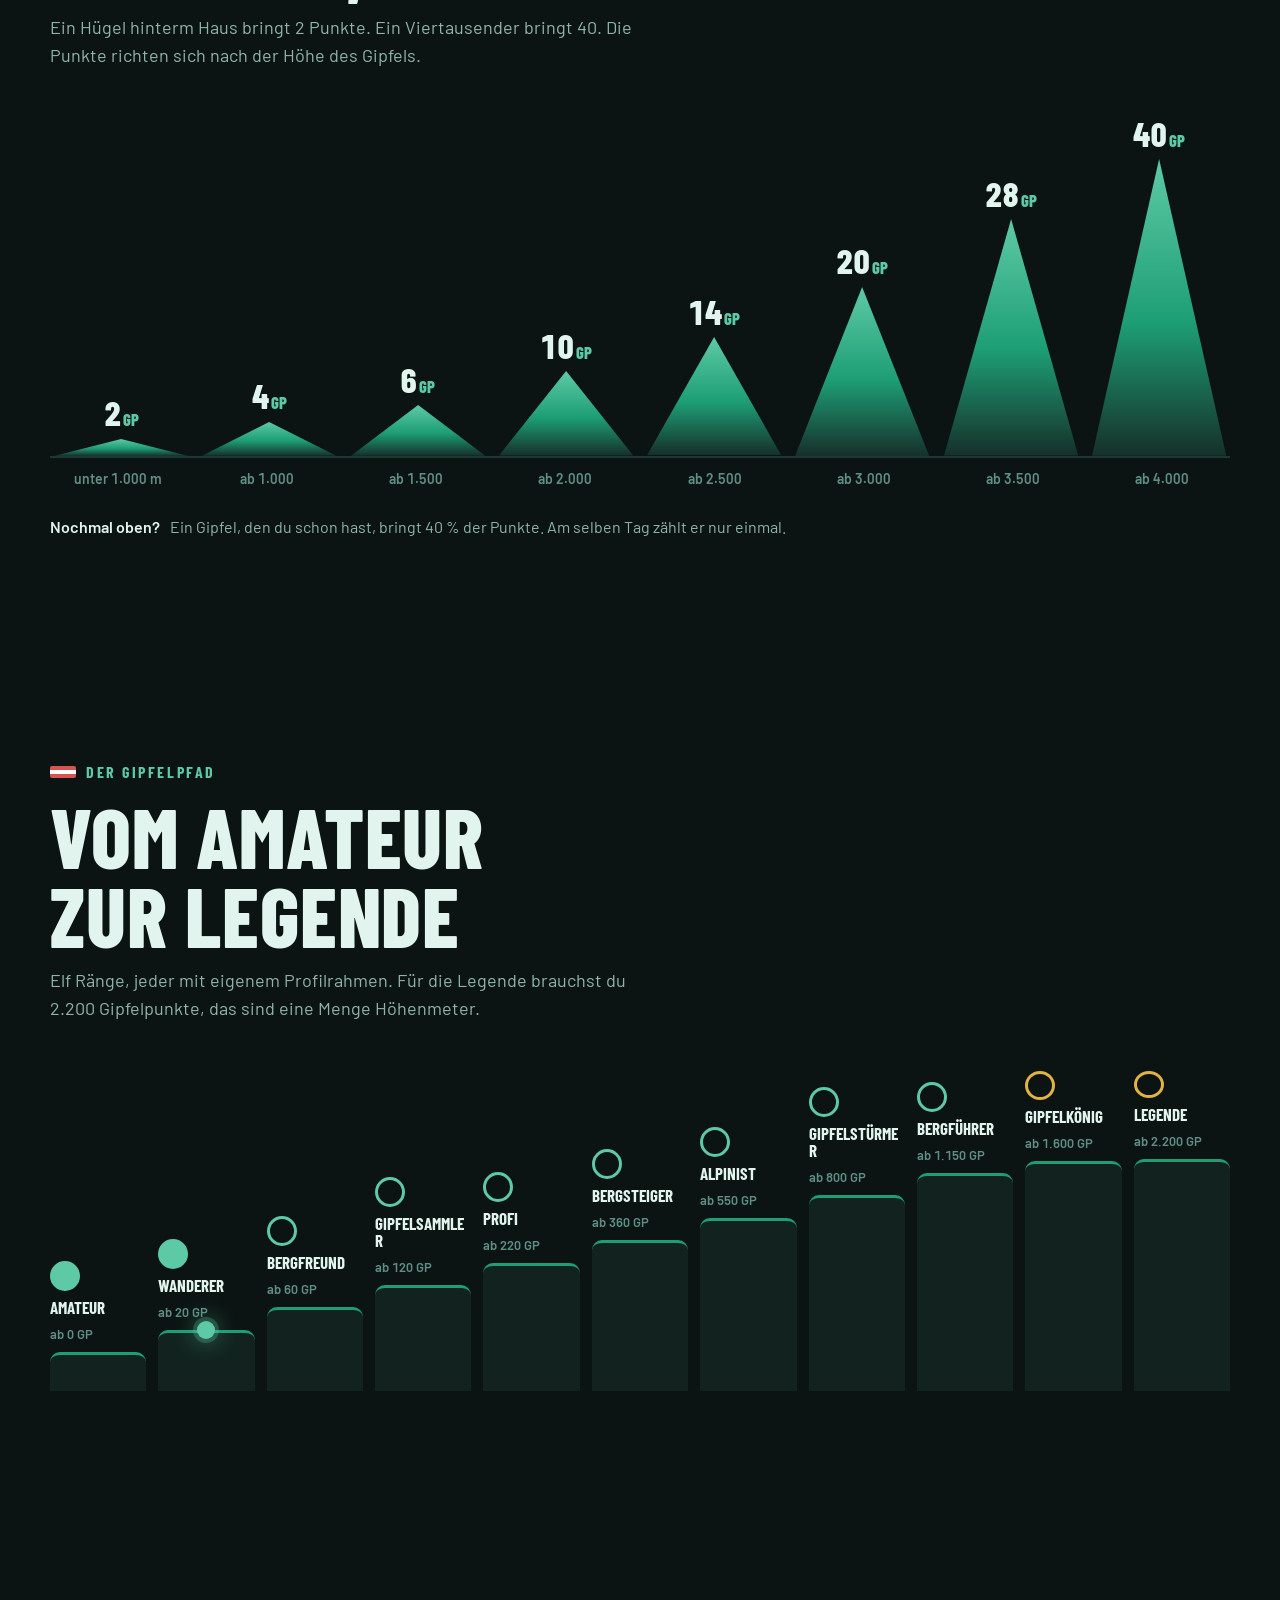
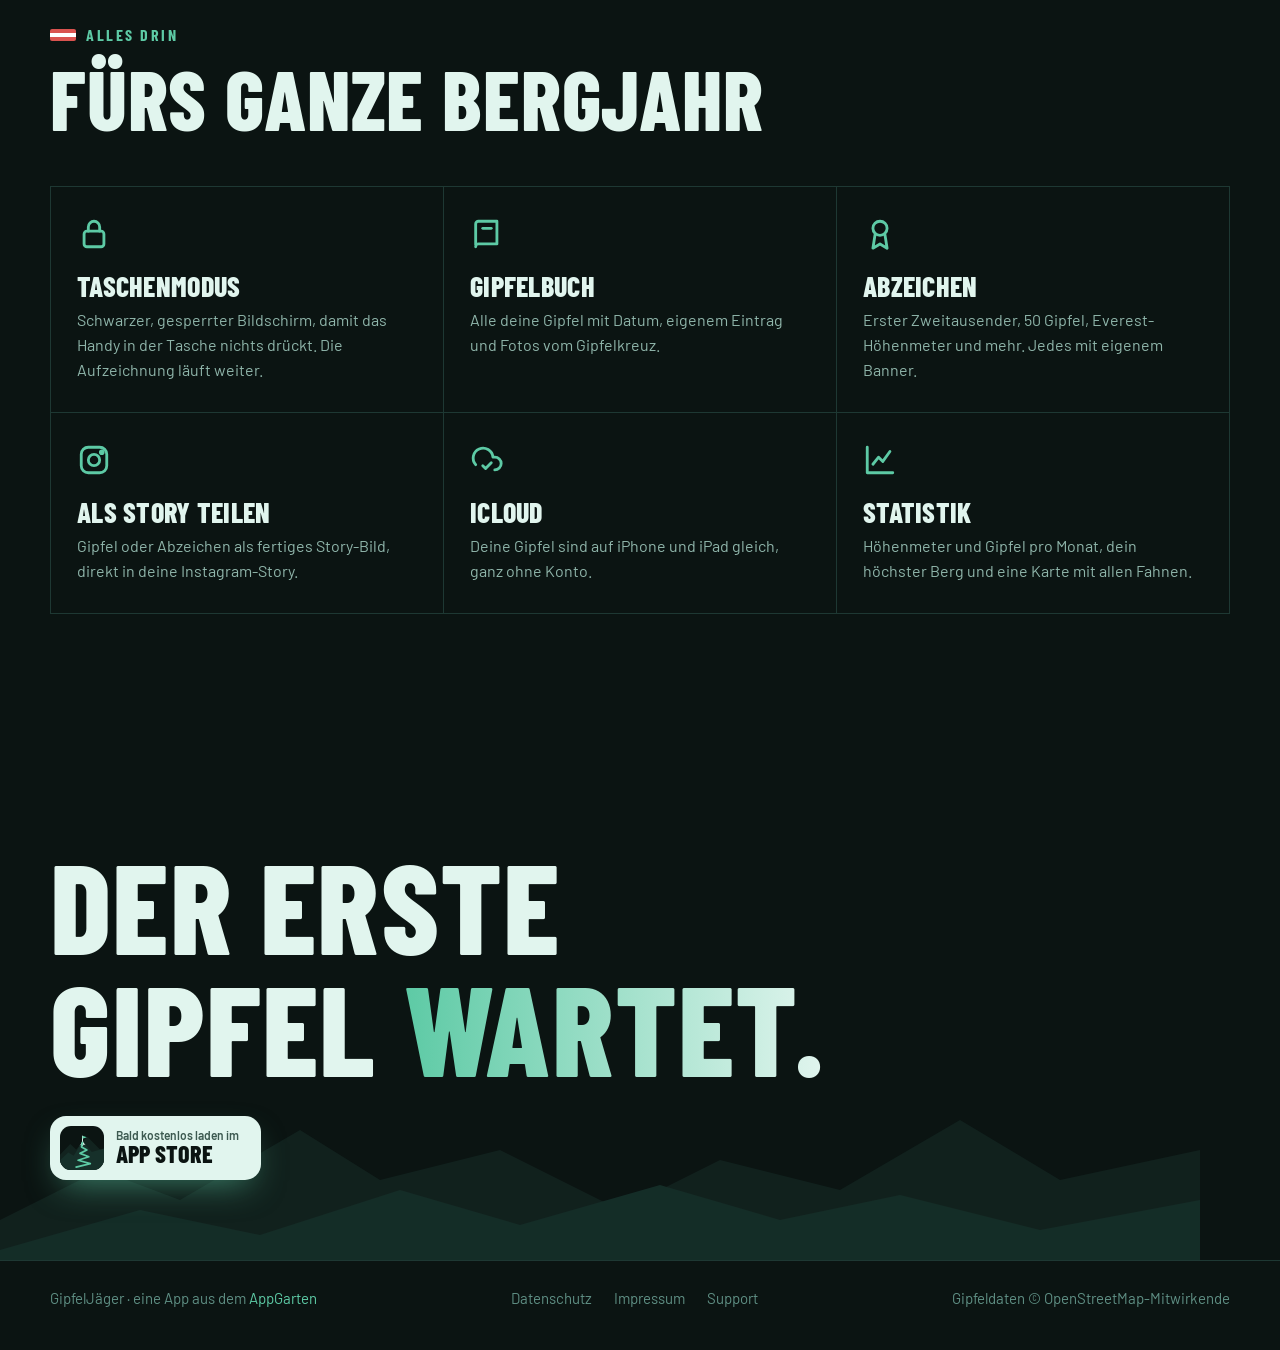
<file: gipfeljaeger/index.html>
<!DOCTYPE html>
<html lang="de">
<head>
<meta charset="utf-8">
<meta name="viewport" content="width=device-width, initial-scale=1">
<title>GipfelJäger</title>
<link rel="icon" type="image/svg+xml" href="../icons/gipfeljaeger.svg">
<link rel="icon" type="image/png" sizes="32x32" href="../icons/gipfeljaeger-32.png">
<link rel="apple-touch-icon" href="../icons/gipfeljaeger-180.png">
<meta name="apple-mobile-web-app-title" content="GipfelJäger">
<meta name="theme-color" content="#0B1412">

<meta name="description" content="GipfelJäger – sammle die Gipfel der Alpen. Aufzeichnen, oben ankommen, Gipfelpunkte sammeln.">
<link rel="stylesheet" href="../fonts/fonts.css">
<style>
/* Plan: eine einzige Nachtwelt in Dunkelgrün, wie der Startbildschirm der App.
   Layout: Hero als Berg-Szene mit Zickzack-Aufstieg, darunter Wegweiser, Handy, Punkte-Profil, Gipfelpfad. */
:root {
  --nacht: #0B1412;
  --hang: #12231F;
  --grat: #16302A;
  --spur: #1E3833;
  --tuerkis: #5DCAA5;
  --tuerkis-tief: #1D9E75;
  --schnee: #E1F5EE;
  --nebel: #8FB5AA;
  --moos: #5F8F84;
  --markierung: #D9534F;
  --display: "Barlow Condensed", "Arial Narrow", system-ui, sans-serif;
  --text: "Barlow", system-ui, -apple-system, sans-serif;
  color-scheme: dark;
}
* { box-sizing: border-box; margin: 0; padding: 0; }
html { scroll-behavior: smooth; }
body {
  background: var(--nacht);
  color: var(--schnee);
  font-family: var(--text);
  font-size: 18px;
  line-height: 1.55;
  -webkit-font-smoothing: antialiased;
  overflow-x: hidden;
}
a { color: inherit; }
h1, h2, h3 { font-family: var(--display); text-wrap: balance; line-height: 0.95; letter-spacing: 0.01em; }
.zahl { font-variant-numeric: tabular-nums; }
.huelle { width: min(1180px, 100% - 32px); margin-inline: auto; }
:focus-visible { outline: 3px solid var(--tuerkis); outline-offset: 3px; border-radius: 6px; }

/* ---------- Kopfzeile ---------- */
.kopf {
  position: absolute; inset: 0 0 auto 0; z-index: 5;
  display: flex; align-items: center; justify-content: space-between;
  padding: 22px max(16px, calc((100% - 1180px) / 2));
}
.marke { display: flex; align-items: center; gap: 10px; font-family: var(--display); font-weight: 800; font-size: 24px; text-decoration: none; }
.marke svg { width: 34px; height: 34px; border-radius: 9px; }
.kopf nav { display: flex; gap: 22px; font-weight: 500; font-size: 16px; }
.kopf nav a { text-decoration: none; color: var(--nebel); transition: color .2s; }
.kopf nav a:hover { color: var(--schnee); }
.kopf nav a.garten-link { color: var(--tuerkis); }
@media (max-width: 640px) { .kopf nav { display: none; } }

/* ---------- Hero ---------- */
.hero { position: relative; overflow: hidden; padding-top: 120px; }
.hero-text { position: relative; z-index: 3; }
.hero-text > * { max-width: 640px; }
.eyebrow {
  display: inline-flex; align-items: center; gap: 10px;
  font-family: var(--display); font-weight: 700; font-size: 16px; letter-spacing: 0.16em; text-transform: uppercase;
  color: var(--tuerkis);
}
.eyebrow .blaze { width: 26px; height: 12px; background: linear-gradient(var(--markierung) 0 33%, #fff 33% 66%, var(--markierung) 66%); border-radius: 2px; }
.hero h1 { font-size: clamp(60px, 8.4vw, 118px); font-weight: 800; margin: 14px 0 18px; text-transform: uppercase; }
.hero h1 span { color: var(--tuerkis); display: block; }
.hero p.lead { font-size: clamp(18px, 2vw, 22px); color: var(--nebel); max-width: 34ch; }
.knoepfe { display: flex; flex-wrap: wrap; gap: 12px; margin-top: 28px; }
.knopf {
  display: inline-flex; align-items: center; gap: 10px;
  font-family: var(--display); font-weight: 700; font-size: 20px; letter-spacing: 0.04em; text-transform: uppercase;
  padding: 14px 24px; border-radius: 999px; border: 0; cursor: pointer; text-decoration: none;
  transition: transform .2s, background .2s, box-shadow .2s;
}
.knopf.voll { background: var(--tuerkis); color: var(--nacht); box-shadow: 0 10px 30px -10px rgba(93,202,165,.6); }
.knopf.voll:hover { transform: translateY(-2px); box-shadow: 0 16px 36px -10px rgba(93,202,165,.75); }
.knopf.leer { background: transparent; color: var(--schnee); box-shadow: inset 0 0 0 2px var(--spur); }
.knopf.leer:hover { box-shadow: inset 0 0 0 2px var(--tuerkis); }
.knopf small { font-family: var(--text); font-size: 13px; text-transform: none; letter-spacing: 0; font-weight: 500; opacity: .75; }

.szene { position: relative; margin-top: -230px; }
.szene > svg { display: block; width: 100%; height: clamp(320px, 47vw, 600px); }
@media (max-width: 1100px) { .szene { margin-top: -60px; } }
@media (max-width: 700px) { .szene { margin-top: 10px; } }

/* Höhenmesser über der Szene */
.hoehenmesser {
  position: absolute; left: max(16px, calc((100% - 1180px) / 2)); bottom: 9%;
  display: grid; gap: 2px; z-index: 3;
}
.hoehenmesser .wert { font-family: var(--display); font-weight: 800; font-size: clamp(40px, 6vw, 76px); line-height: 1; }
.hoehenmesser .wert sup { font-size: .4em; color: var(--tuerkis); vertical-align: top; margin-left: 4px; }
.hoehenmesser .klein { font-size: 14px; color: var(--moos); letter-spacing: .12em; text-transform: uppercase; font-weight: 600; }
.nochmal {
  justify-self: start; margin-top: 8px; background: none; border: 0; color: var(--tuerkis); font: 600 14px var(--text);
  cursor: pointer; display: inline-flex; align-items: center; gap: 6px; padding: 4px 0;
}

/* Banner wie in der App */
.banner {
  position: absolute; right: max(16px, calc((100% - 1180px) / 2)); top: 28%; z-index: 4;
  display: flex; align-items: center; gap: 12px;
  padding: 10px 18px 10px 10px; border-radius: 999px;
  background: rgba(225,245,238,.92); color: #10221d;
  box-shadow: 0 18px 40px -12px rgba(0,0,0,.6);
  backdrop-filter: blur(10px);
  transform: translateY(-14px) scale(.96); opacity: .0; transition: transform .5s cubic-bezier(.2,1.4,.4,1), opacity .4s;
  pointer-events: none;
}
.banner.zeigen { transform: none; opacity: 1; }
.banner .kreis { width: 42px; height: 42px; border-radius: 50%; background: linear-gradient(160deg, #6fe0a0, #2f9e5f); display: grid; place-items: center; }
.banner b { display: block; font-size: 15px; }
.banner span { font-size: 13px; color: #3e5a52; font-weight: 600; }
@media (max-width: 640px) { .banner { top: 14px; right: 16px; left: 16px; } .hoehenmesser { bottom: 18px; } }
.ohne-js .banner { opacity: 1; transform: none; }

/* ---------- Abschnitte ---------- */
section { padding: 110px 0; position: relative; }
.titel { display: grid; gap: 12px; margin-bottom: 48px; max-width: 760px; }
.titel h2 { font-size: clamp(44px, 6.5vw, 84px); font-weight: 800; text-transform: uppercase; }
.titel p { color: var(--nebel); max-width: 60ch; }

/* Wegweiser */
.wegweiser { display: grid; gap: 18px; }
.schild {
  display: grid; grid-template-columns: auto 1fr auto; align-items: center; gap: 22px;
  background: var(--schnee); color: #0f231d;
  padding: 22px 64px 22px 26px;
  clip-path: polygon(0 0, calc(100% - 42px) 0, 100% 50%, calc(100% - 42px) 100%, 0 100%);
  transition: transform .35s cubic-bezier(.2,1.2,.4,1);
}
.schild:nth-child(2) { margin-left: clamp(0px, 6vw, 80px); }
.schild:nth-child(3) { margin-left: clamp(0px, 12vw, 160px); }
.schild:hover { transform: translateX(10px); }
.schild .blaze {
  width: 54px; height: 54px; border-radius: 6px;
  background: linear-gradient(var(--markierung) 0 33%, #fff 33% 66%, var(--markierung) 66%);
  display: grid; place-items: center; font-family: var(--display); font-weight: 800; font-size: 26px; color: #0f231d;
  box-shadow: inset 0 0 0 2px rgba(0,0,0,.08);
}
.schild h3 { font-size: clamp(28px, 3.4vw, 40px); font-weight: 800; text-transform: uppercase; }
.schild p { font-size: 16px; color: #3d5a51; margin-top: 4px; max-width: 58ch; }
.schild .zeit { font-family: var(--display); font-weight: 700; font-size: 22px; white-space: nowrap; color: #0f231d; }
@media (max-width: 640px) {
  .schild { grid-template-columns: auto 1fr; padding-right: 54px; }
  .schild .zeit { grid-column: 2; }
}

/* Handy + Text */
.zweispaltig { display: grid; grid-template-columns: 1fr minmax(280px, 340px); gap: 64px; align-items: center; }
@media (max-width: 900px) { .zweispaltig { grid-template-columns: 1fr; } }
.handy {
  position: relative; width: 100%; max-width: 330px; aspect-ratio: 9 / 19.2; margin-inline: auto;
  border-radius: 48px; padding: 12px; background: #050a09;
  box-shadow: 0 0 0 2px #24403a, 0 40px 80px -30px rgba(93,202,165,.35);
  transform: rotate(-4deg); transition: transform .6s cubic-bezier(.2,1.2,.4,1);
}
.handy:hover { transform: rotate(0deg) translateY(-6px); }
.bildschirm { position: relative; height: 100%; border-radius: 38px; overflow: hidden; background: #dfe9e1; }
.bildschirm svg.karte { position: absolute; inset: 0; width: 100%; height: 100%; }
.insel { position: absolute; top: 10px; left: 50%; translate: -50% 0; width: 92px; height: 26px; border-radius: 20px; background: #000; z-index: 3; }
.app-banner {
  position: absolute; left: 10px; right: 10px; top: 46px; z-index: 3;
  display: flex; align-items: center; gap: 9px; padding: 7px 12px 7px 7px; border-radius: 999px;
  background: rgba(255,255,255,.92); color: #10221d; box-shadow: 0 10px 24px -8px rgba(0,0,0,.35);
  animation: bannerSchleife 7s infinite;
}
.app-banner .kreis { width: 30px; height: 30px; border-radius: 50%; background: linear-gradient(160deg, #6fe0a0, #2f9e5f); display: grid; place-items: center; flex: none; }
.app-banner b { display: block; font-size: 11px; color: #4b6a62; }
.app-banner span { font-size: 13px; font-weight: 600; }
@keyframes bannerSchleife {
  0%, 8% { transform: translateY(-80px); opacity: 0; }
  14%, 62% { transform: none; opacity: 1; }
  70%, 100% { transform: translateY(-80px); opacity: 0; }
}
.rang-pill {
  position: absolute; left: 50%; translate: -50% 0; bottom: 92px; z-index: 2;
  display: flex; align-items: center; gap: 8px; padding: 6px 14px 6px 6px; border-radius: 999px;
  background: rgba(255,255,255,.85); color: #10221d; font-size: 12px; font-weight: 600; white-space: nowrap;
}
.rang-pill i { width: 20px; height: 20px; border-radius: 50%; background: #7a8b86; box-shadow: 0 0 0 2px #3fb68a; }
.auf-knopf {
  position: absolute; left: 16px; right: 16px; bottom: 30px; z-index: 2;
  background: #14a8a8; color: #fff; border-radius: 999px; padding: 14px; text-align: center;
  font-weight: 600; font-size: 15px; display: flex; justify-content: center; align-items: center; gap: 8px;
  box-shadow: 0 8px 18px -6px rgba(0,0,0,.35);
}
.auf-knopf::before { content: ""; width: 14px; height: 14px; border-radius: 50%; border: 2px solid #fff; box-shadow: inset 0 0 0 3px #14a8a8, inset 0 0 0 8px #fff; }
.punkt-puls { transform-box: fill-box; transform-origin: center; animation: puls 2.2s infinite; }
@keyframes puls { 0% { transform: scale(1); opacity: .55; } 100% { transform: scale(3.2); opacity: 0; } }

.liste { display: grid; }
.liste .zeile { display: grid; grid-template-columns: 44px 1fr; gap: 16px; padding: 18px 0; border-top: 1px solid var(--spur); }
.liste .zeile:last-child { border-bottom: 1px solid var(--spur); }
.liste svg { width: 30px; height: 30px; color: var(--tuerkis); margin-top: 3px; }
.liste h3 { font-size: 26px; font-weight: 700; text-transform: uppercase; }
.liste p { color: var(--nebel); font-size: 16px; }

/* Punkte-Profil */
.profil {
  display: grid; grid-template-columns: repeat(8, 1fr); align-items: end; gap: clamp(4px, 1.2vw, 14px);
  height: 340px; padding: 0 4px; border-bottom: 2px solid var(--spur); position: relative;
}
.saeule { position: relative; height: 100%; display: flex; flex-direction: column; justify-content: flex-end; align-items: center; }
.saeule .berg {
  width: 100%; height: var(--h);
  background: linear-gradient(180deg, var(--tuerkis) 0%, var(--tuerkis-tief) 55%, var(--grat) 100%);
  clip-path: polygon(50% 0, 100% 100%, 0 100%);
  transform-origin: bottom; transition: transform .4s, filter .3s;
}
.saeule:hover .berg { filter: brightness(1.15); transform: scaleY(1.03); }
.saeule .gp {
  font-family: var(--display); font-weight: 800; font-size: clamp(20px, 2.6vw, 34px); line-height: 1; margin-bottom: 8px;
}
.saeule .gp small { font-size: .5em; color: var(--tuerkis); margin-left: 2px; }
.achse { display: grid; grid-template-columns: repeat(8, 1fr); gap: clamp(4px, 1.2vw, 14px); margin-top: 10px; }
.achse span { text-align: center; font-size: clamp(11px, 1.3vw, 14px); color: var(--moos); font-weight: 600; }
.hinweis { margin-top: 26px; color: var(--nebel); font-size: 16px; display: flex; gap: 10px; align-items: baseline; flex-wrap: wrap; }
.hinweis b { color: var(--schnee); }

/* Gipfelpfad (Ränge als Höhenprofil) */
.pfad { overflow-x: auto; padding-bottom: 12px; }
.stufen { display: flex; align-items: flex-end; gap: 12px; min-width: 1150px; height: 320px; }
.stufe { flex: 1; display: flex; flex-direction: column; justify-content: flex-end; gap: 8px; height: 100%; }
.stufe .block {
  height: var(--h); border-radius: 10px 10px 0 0; background: var(--hang);
  border-top: 3px solid var(--tuerkis-tief); position: relative;
}
.stufe:last-child .block { background: linear-gradient(180deg, #3a2d14, var(--hang)); border-top-color: #e3b341; }
.stufe .name { font-family: var(--display); font-weight: 700; font-size: 17px; text-transform: uppercase; line-height: 1; overflow-wrap: anywhere; }
.stufe .ab { font-size: 13px; color: var(--moos); font-weight: 600; }
.stufe .ring {
  width: 30px; height: 30px; border-radius: 50%; border: 3px solid var(--tuerkis); background: var(--nacht);
}
.stufe:nth-child(n+10) .ring { border-color: #e3b341; }

/* Features als Raster ohne Karten */
.raster { display: grid; grid-template-columns: repeat(3, 1fr); gap: 0; border-top: 1px solid var(--spur); border-left: 1px solid var(--spur); }
.raster > div { padding: 30px 26px; border-right: 1px solid var(--spur); border-bottom: 1px solid var(--spur); transition: background .3s; }
.raster > div:hover { background: rgba(93,202,165,.06); }
.raster svg { width: 34px; height: 34px; color: var(--tuerkis); margin-bottom: 14px; }
.raster h3 { font-size: 28px; font-weight: 800; text-transform: uppercase; margin-bottom: 8px; }
.raster p { color: var(--nebel); font-size: 16px; }
@media (max-width: 900px) { .raster { grid-template-columns: 1fr 1fr; } }
@media (max-width: 560px) { .raster { grid-template-columns: 1fr; } }

/* Schluss */
.schluss { text-align: left; padding: 120px 0 80px; overflow: hidden; }
.schluss h2 { font-size: clamp(56px, 10vw, 140px); font-weight: 800; text-transform: uppercase; }
.schluss h2 span { color: var(--tuerkis); }
.schluss .grat { position: absolute; inset: auto 0 0 0; height: 160px; opacity: .9; z-index: -1; }
footer { border-top: 1px solid var(--spur); padding: 26px 0 40px; color: var(--moos); font-size: 15px; }
footer .huelle { display: flex; flex-wrap: wrap; gap: 14px 28px; justify-content: space-between; }
footer nav { display: flex; gap: 22px; flex-wrap: wrap; }
footer a { text-decoration: none; }
footer a:hover { color: var(--schnee); }

/* Sterne */
.stern { animation: funkeln var(--d, 3s) ease-in-out infinite alternate; }
@keyframes funkeln { from { opacity: .25; } to { opacity: 1; } }


/* App-Store-Knopf */
.store {
  display: inline-flex; align-items: center; gap: 12px;
  padding: 10px 22px 10px 10px; border-radius: 16px; text-decoration: none;
  background: var(--schnee); color: var(--nacht);
  position: relative; overflow: hidden; isolation: isolate;
  box-shadow: 0 14px 34px -12px rgba(93,202,165,.6);
  transition: transform .25s cubic-bezier(.2,1.4,.4,1), box-shadow .25s;
}
.store:hover { transform: translateY(-3px) scale(1.02); box-shadow: 0 20px 40px -12px rgba(93,202,165,.8); }
.store svg { width: 44px; height: 44px; border-radius: 11px; flex: none; }
.store small { display: block; font-size: 12px; font-weight: 600; color: #3d5a51; line-height: 1.1; }
.store strong { display: block; font-family: var(--display); font-weight: 800; font-size: 24px; text-transform: uppercase; line-height: 1; }
.store::after {
  content: ""; position: absolute; inset: -40% auto -40% -60%; width: 40%; z-index: -1;
  background: linear-gradient(100deg, transparent, rgba(93,202,165,.45), transparent);
  transform: skewX(-20deg); animation: glanz 3.8s ease-in-out infinite;
}
@keyframes glanz { 0%, 55% { left: -60%; } 100% { left: 130%; } }

/* Laufband mit Gipfeln */
.laufband { border-block: 1px solid var(--spur); overflow: hidden; background: var(--hang); }
.laufband .spur-innen { display: flex; width: max-content; animation: laufen 48s linear infinite; }
.laufband:hover .spur-innen { animation-play-state: paused; }
.laufband span {
  display: inline-flex; align-items: baseline; gap: 10px; padding: 16px 28px;
  font-family: var(--display); font-weight: 700; font-size: 24px; text-transform: uppercase; white-space: nowrap;
}
.laufband span em { font-style: normal; font-family: var(--text); font-size: 15px; color: var(--moos); font-weight: 600; text-transform: none; }
.laufband span b { color: var(--tuerkis); font-size: 18px; }
.laufband span::after { content: "▲"; font-size: 10px; color: var(--tuerkis-tief); margin-left: 18px; }
@keyframes laufen { to { transform: translateX(-50%); } }

/* Sternschnuppe */
.schnuppe { stroke: url(#schnuppe); stroke-width: 2; stroke-linecap: round; opacity: 0; }
.schnuppe.flug { animation: flug 1.2s ease-out forwards; }
@keyframes flug {
  0% { opacity: 0; transform: translate(0,0); }
  15% { opacity: 1; }
  100% { opacity: 0; transform: translate(-260px, 120px); }
}
.ebene { transition: transform .2s linear; will-change: transform; }

/* Bewegung beim Hineinscrollen (Startzustand bleibt sichtbar) */
.js .schild.warten { transform: translateX(-40px); }
.schild.da { animation: reinRutschen .8s cubic-bezier(.2,1.2,.4,1) both; }
.schild.da:nth-child(2) { animation-delay: .12s; }
.schild.da:nth-child(3) { animation-delay: .24s; }
@keyframes reinRutschen { from { transform: translateX(-40px); } to { transform: none; } }
.schild .blaze { animation: wackeln 5s ease-in-out infinite; }
.schild:nth-child(2) .blaze { animation-delay: .6s; }
.schild:nth-child(3) .blaze { animation-delay: 1.2s; }
@keyframes wackeln { 0%, 86%, 100% { transform: rotate(0); } 90% { transform: rotate(-8deg); } 94% { transform: rotate(6deg); } }

.profil.warten .berg { transform: scaleY(.12); }
.profil.da .berg { animation: wachsen 1.1s cubic-bezier(.2,1.1,.3,1) both; }
@keyframes wachsen { from { transform: scaleY(.12); } to { transform: none; } }
.profil.da .saeule:nth-child(2) .berg { animation-delay: .08s; }
.profil.da .saeule:nth-child(3) .berg { animation-delay: .16s; }
.profil.da .saeule:nth-child(4) .berg { animation-delay: .24s; }
.profil.da .saeule:nth-child(5) .berg { animation-delay: .32s; }
.profil.da .saeule:nth-child(6) .berg { animation-delay: .40s; }
.profil.da .saeule:nth-child(7) .berg { animation-delay: .48s; }
.profil.da .saeule:nth-child(8) .berg { animation-delay: .56s; }

.stufen { position: relative; }
.kletterer {
  position: absolute; width: 18px; height: 18px; border-radius: 50%;
  background: var(--tuerkis); box-shadow: 0 0 0 4px rgba(93,202,165,.25), 0 0 24px rgba(93,202,165,.8);
  transition: left .5s cubic-bezier(.4,1.4,.5,1), bottom .5s cubic-bezier(.4,1.4,.5,1);
  pointer-events: none; z-index: 2;
}
.stufe.erreicht .ring { background: var(--tuerkis); }
.stufe:nth-child(n+10).erreicht .ring { background: #e3b341; }

.schluss h2 span {
  background: linear-gradient(90deg, var(--tuerkis), var(--schnee), var(--tuerkis));
  background-size: 200% 100%; -webkit-background-clip: text; background-clip: text; color: transparent;
  animation: schimmer 4s linear infinite;
}
@keyframes schimmer { to { background-position: -200% 0; } }

/* Handy: drei Bildschirme, die sich abwechseln */
.screen { position: absolute; inset: 0; opacity: 0; transition: opacity .6s; }
.screen.aktiv { opacity: 1; }
.app-banner { animation: none; transform: translateY(-80px); opacity: 0; transition: transform .5s cubic-bezier(.2,1.4,.4,1), opacity .3s; }
.app-banner.zeigen { transform: none; opacity: 1; }
.tabbar {
  position: absolute; left: 10px; right: 10px; bottom: 10px; z-index: 4;
  display: flex; justify-content: space-around; padding: 8px 6px; border-radius: 26px;
  background: rgba(255,255,255,.75); backdrop-filter: blur(10px);
}
.tabbar i { width: 22px; height: 22px; border-radius: 6px; background: #9fb3ad; transition: background .3s, transform .3s; }
.tabbar i.an { background: #14a8a8; transform: scale(1.15); }
.screen .auf-knopf { bottom: 62px; }
.screen .rang-pill { bottom: 118px; }
.hell { background: #f4f7f5; color: #10221d; padding: 52px 14px 70px; height: 100%; }
.hell h4 { font-family: var(--text); font-size: 24px; font-weight: 700; margin-bottom: 12px; }
.buch-zeile {
  display: grid; grid-template-columns: 40px 1fr auto; gap: 10px; align-items: center;
  padding: 9px 0; border-bottom: 1px solid #dde6e2; font-size: 13px;
  transform: translateX(0); transition: transform .5s cubic-bezier(.2,1.3,.4,1), opacity .4s;
}
.screen:not(.aktiv) .buch-zeile { transform: translateX(30px); opacity: .0; }
.buch-zeile .foto { width: 40px; height: 40px; border-radius: 9px; }
.buch-zeile b { display: block; font-size: 14px; }
.buch-zeile small { color: #6b817a; }
.buch-zeile .gp { color: #14a8a8; font-weight: 700; text-align: right; }
.buch-zeile .gp span { display: block; color: #10221d; font-weight: 600; }
.erfolg-kopf { text-align: center; display: grid; justify-items: center; gap: 4px; }
.erfolg-kopf .bild { width: 70px; height: 70px; border-radius: 50%; background: #9aaca6; box-shadow: 0 0 0 4px #f4f7f5, 0 0 0 7px #3fb68a; }
.erfolg-kopf b { font-size: 22px; }
.balken { width: 80%; height: 8px; border-radius: 9px; background: #dde6e2; overflow: hidden; margin-top: 6px; }
.balken i { display: block; height: 100%; width: 0; background: #14a8a8; border-radius: 9px; transition: width 1.6s cubic-bezier(.3,1,.4,1) .3s; }
.screen.aktiv .balken i { width: 62%; }
.abz { display: grid; grid-template-columns: repeat(3, 1fr); gap: 8px; margin-top: 18px; }
.abz div {
  aspect-ratio: 1; border-radius: 14px; display: grid; place-items: center; font-size: 11px; font-weight: 700; text-align: center; padding: 4px;
  transform: scale(1); transition: transform .5s cubic-bezier(.2,1.6,.4,1);
}
.screen:not(.aktiv) .abz div { transform: scale(.4); }
.abz div:nth-child(2) { transition-delay: .08s; } .abz div:nth-child(3) { transition-delay: .16s; }
.abz div:nth-child(4) { transition-delay: .24s; } .abz div:nth-child(5) { transition-delay: .32s; } .abz div:nth-child(6) { transition-delay: .4s; }
.abz svg { width: 26px; height: 26px; display: block; margin: 0 auto 2px; }

@media (prefers-reduced-motion: reduce) {
  *, *::before, *::after { animation: none !important; transition: none !important; }
  .banner, .app-banner { opacity: 1; transform: none; }
  .js .schild.warten, .profil.warten .berg { transform: none; }
}
</style>
</head>
<body class="ohne-js">

<header class="kopf">
  <a class="marke" href="#top" aria-label="GipfelJäger Startseite">
    <svg viewBox="0 0 180 180" aria-hidden="true"><rect width="180" height="180" fill="#0B1412"/><path d="M0 118 L42 74 L66 96 L112 44 L180 112 L180 180 L0 180Z" fill="#12231F"/><path d="M0 140 L34 108 L56 122 L92 62 L130 106 L180 92 L180 180 L0 180Z" fill="#16302A"/><path d="M80 82 L92 62 L104 78 L97 76 L92 84 L86 76Z" fill="#E1F5EE"/><path d="M66 168 L124 154 L74 140 L118 126 L82 112 L110 98 L88 86 L92 66" stroke="#5DCAA5" stroke-width="7" stroke-linejoin="round" stroke-linecap="round" fill="none"/><line x1="92" y1="64" x2="92" y2="40" stroke="#E1F5EE" stroke-width="4"/><path d="M92 40 L110 46 L92 52Z" fill="#5DCAA5"/></svg>
    GipfelJäger
  </a>
  <nav aria-label="Abschnitte">
    <a href="#so-gehts">So geht's</a>
    <a href="#punkte">Gipfelpunkte</a>
    <a href="#raenge">Ränge</a>
    <a href="#mehr">Funktionen</a>
    <a href="datenschutz.html">Datenschutz</a>
    <a href="../index.html" class="garten-link">← AppGarten</a>
  </nav>
</header>

<main id="top">
  <!-- HERO -->
  <div class="hero">
    <div class="huelle hero-text">
      <div class="eyebrow"><span class="blaze" aria-hidden="true"></span>Die Gipfel-Sammel-App</div>
      <h1>Sammle die <span>Alpen.</span></h1>
      <p class="lead">Wie Autokennzeichen sammeln, nur mit Gipfeln. Lauf los, steh oben, und der Berg gehört für immer in dein Gipfelbuch. Wie viele schaffst du diesen Sommer?</p>
      <div class="knoepfe">
        <!-- Hier später den echten App-Store-Link eintragen -->
        <a class="store" href="#app-store" aria-label="GipfelJäger im App Store laden">
          <svg viewBox="0 0 180 180" aria-hidden="true"><rect width="180" height="180" fill="#0B1412"/><path d="M0 118 L42 74 L66 96 L112 44 L180 112 L180 180 L0 180Z" fill="#12231F"/><path d="M0 140 L34 108 L56 122 L92 62 L130 106 L180 92 L180 180 L0 180Z" fill="#16302A"/><path d="M80 82 L92 62 L104 78 L97 76 L92 84 L86 76Z" fill="#E1F5EE"/><path d="M66 168 L124 154 L74 140 L118 126 L82 112 L110 98 L88 86 L92 66" stroke="#5DCAA5" stroke-width="7" stroke-linejoin="round" stroke-linecap="round" fill="none"/><line x1="92" y1="64" x2="92" y2="40" stroke="#E1F5EE" stroke-width="4"/><path d="M92 40 L110 46 L92 52Z" fill="#5DCAA5"/></svg>
          <span><small>Bald kostenlos laden im</small><strong>App Store</strong></span>
        </a>
        <a class="knopf leer" href="#so-gehts">So geht's</a>
      </div>
    </div>

    <div class="szene" aria-label="Animation: ein Punkt läuft im Zickzack auf einen Gipfel">
      <svg id="szene" viewBox="0 0 1200 560" preserveAspectRatio="xMidYMax slice" role="img" aria-hidden="true">
        <defs>
          <linearGradient id="himmel" x1="0" y1="0" x2="0" y2="1">
            <stop offset="0" stop-color="#0B1412"/>
            <stop offset="1" stop-color="#0f1e1a"/>
          </linearGradient>
          <linearGradient id="nah" x1="0" y1="0" x2="0" y2="1">
            <stop offset="0" stop-color="#1a3830"/>
            <stop offset="1" stop-color="#12231F"/>
          </linearGradient>
        </defs>
        <rect width="1200" height="560" fill="url(#himmel)"/>
        <linearGradient id="schnuppe" x1="0" y1="0" x2="1" y2="0"><stop offset="0" stop-color="#E1F5EE"/><stop offset="1" stop-color="#E1F5EE" stop-opacity="0"/></linearGradient>
        <g id="sterne" class="ebene"></g>
        <line id="schnuppe" class="schnuppe" x1="900" y1="40" x2="980" y2="2"/>
        <g id="ebeneFern" class="ebene">
        <path id="fern" d="M0 330 L120 250 L210 290 L330 170 L420 230 L520 140 L640 260 L760 200 L860 250 L980 120 L1090 210 L1200 170 L1200 560 L0 560 Z" fill="#12231F"/>
        <path d="M486 186 L520 140 L556 196 L540 190 L528 204 L516 188 L500 198 Z" fill="#E1F5EE" opacity=".35"/>
        <path d="M948 166 L980 120 L1012 168 L998 162 L986 176 L974 162 L960 172 Z" fill="#E1F5EE" opacity=".35"/>
        </g>
        <path id="nahberg" d="M0 420 L140 330 L240 370 L360 300 L470 350 L600 260 L700 310 L820 150 L900 230 L1000 200 L1100 280 L1200 250 L1200 560 L0 560Z" fill="url(#nah)"/>
        <path d="M795 185 L820 150 L848 188 L838 184 L828 196 L818 183 L806 192 Z" fill="#E1F5EE" opacity=".9"/>
        <!-- Weg -->
        <path id="wegHinten" d="M690 505 L860 480 L720 450 L850 420 L745 390 L840 360 L770 330 L835 300 L790 270 L828 240 L800 215 L825 192 L812 172 L820 153" fill="none" stroke="#1D9E75" stroke-width="3" stroke-dasharray="6 8" stroke-linecap="round" stroke-linejoin="round"/>
        <path id="weg" d="M690 505 L860 480 L720 450 L850 420 L745 390 L840 360 L770 330 L835 300 L790 270 L828 240 L800 215 L825 192 L812 172 L820 153" fill="none" stroke="#5DCAA5" stroke-width="5" stroke-linecap="round" stroke-linejoin="round"/>
        <!-- Fahne -->
        <g id="fahne">
          <line x1="820" y1="153" x2="820" y2="108" stroke="#E1F5EE" stroke-width="3" stroke-linecap="round"/>
          <path d="M820 108 L850 118 L820 128 Z" fill="#5DCAA5"/>
        </g>
        <circle id="wanderer" cx="820" cy="153" r="8" fill="#5DCAA5" stroke="#E1F5EE" stroke-width="3"/>
      </svg>

      <div class="hoehenmesser" aria-live="polite">
        <span class="klein">Höhenmeter</span>
        <span class="wert zahl"><span id="hm">1.050</span><sup>m</sup></span>
        <button class="nochmal" id="nochmal" type="button">
          <svg width="14" height="14" viewBox="0 0 24 24" fill="none" stroke="currentColor" stroke-width="2.5" stroke-linecap="round" aria-hidden="true"><path d="M3 12a9 9 0 1 0 3-6.7L3 8"/><path d="M3 3v5h5"/></svg>
          Nochmal hochlaufen
        </button>
      </div>

      <div class="banner zeigen" id="banner" role="status">
        <div class="kreis">
          <svg width="22" height="22" viewBox="0 0 24 24" fill="#fff" aria-hidden="true"><path d="M3 20 L9.5 9 L13 14.5 L15.5 11 L21 20 Z"/></svg>
        </div>
        <div><b>Neuer Gipfel erreicht</b><span>Hochvogel · 2.592 m · +14 GP</span></div>
      </div>
    </div>
  </div>

  <div class="laufband" aria-label="Beispiel-Gipfel mit Höhe und Gipfelpunkten">
    <div class="spur-innen" id="laufband"></div>
  </div>

  <!-- SO GEHT'S -->
  <section id="so-gehts">
    <div class="huelle">
      <div class="titel">
        <div class="eyebrow"><span class="blaze" aria-hidden="true"></span>So geht's</div>
        <h2>Drei Wegweiser bis zum Gipfelbuch</h2>
        <p>Kein Abhaken, kein Schummeln. Ein Gipfel zählt nur, wenn du wirklich oben stehst.</p>
      </div>
      <div class="wegweiser">
        <div class="schild">
          <div class="blaze">1</div>
          <div><h3>Aufzeichnen</h3><p>Tipp auf Aufzeichnen, wenn du losläufst. Die App misst Strecke, Zeit und Höhenmeter. Im Taschenmodus wird der Bildschirm schwarz, damit nichts aus Versehen gedrückt wird.</p></div>
          <div class="zeit">0 h 00</div>
        </div>
        <div class="schild">
          <div class="blaze">2</div>
          <div><h3>Oben ankommen</h3><p>Bist du bis auf 60 Meter am Gipfelpunkt, erkennt GipfelJäger den Berg und es kommt ein Banner wie bei Apple Spiele.</p></div>
          <div class="zeit">2 h 15</div>
        </div>
        <div class="schild">
          <div class="blaze">3</div>
          <div><h3>Punkte sammeln</h3><p>Jeder Gipfel bringt Gipfelpunkte. Damit steigst du im Gipfelpfad auf, schaltest Abzeichen und Profilrahmen frei.</p></div>
          <div class="zeit">+14 GP</div>
        </div>
      </div>
    </div>
  </section>

  <!-- HANDY -->
  <section>
    <div class="huelle zweispaltig">
      <div>
        <div class="titel">
          <div class="eyebrow"><span class="blaze" aria-hidden="true"></span>Die Karte</div>
          <h2>Jeder Punkt ist ein Gipfel</h2>
          <p>Türkis heißt: noch offen. Grün heißt: gehört dir. Tipp einen an und du siehst Höhe, Wetter oben am Gipfel und Touren dorthin.</p>
        </div>
        <div class="liste">
          <div class="zeile">
            <svg viewBox="0 0 24 24" fill="none" stroke="currentColor" stroke-width="2" stroke-linecap="round" stroke-linejoin="round" aria-hidden="true"><path d="M17.5 19a4.5 4.5 0 0 0 0-9h-1.3A7 7 0 1 0 4 15.3"/><path d="M8 19h9.5"/></svg>
            <div><h3>Wetter am Gipfel</h3><p>Temperatur, Wind und Böen für die Höhe des Gipfels, nicht fürs Tal.</p></div>
          </div>
          <div class="zeile">
            <svg viewBox="0 0 24 24" fill="none" stroke="currentColor" stroke-width="2" stroke-linecap="round" stroke-linejoin="round" aria-hidden="true"><path d="M3 20l6-10 4 6 3-4 5 8z"/><path d="M14 5l3 3"/><path d="M17 5l-3 3"/></svg>
            <div><h3>Touren auf Komoot</h3><p>Ein Tipp öffnet Wandertouren, die rund um genau diesen Gipfel starten.</p></div>
          </div>
          <div class="zeile">
            <svg viewBox="0 0 24 24" fill="none" stroke="currentColor" stroke-width="2" stroke-linecap="round" stroke-linejoin="round" aria-hidden="true"><path d="M2 12h3l3-7 4 14 3-7h7"/></svg>
            <div><h3>3D und Satellit</h3><p>Schau dir die Berge plastisch an, bevor du losgehst.</p></div>
          </div>
        </div>
      </div>

      <div class="handy" aria-label="So sieht die App aus">
        <div class="bildschirm">
          <div class="insel"></div>

          <!-- 1: Karte -->
          <div class="screen aktiv" id="screenKarte">
            <svg class="karte" viewBox="0 0 300 640" preserveAspectRatio="xMidYMid slice" aria-hidden="true">
              <rect width="300" height="640" fill="#dfe9e1"/>
              <g fill="none" stroke="#b9cfbf" stroke-width="1.2">
                <path d="M-20 120 C60 80 120 160 200 110 S320 90 340 130"/>
                <path d="M-20 170 C50 130 130 210 210 160 S320 140 340 180"/>
                <path d="M-20 225 C70 190 120 260 220 215 S320 200 340 235"/>
                <path d="M-20 285 C60 250 150 320 230 270 S320 260 340 290"/>
                <path d="M-20 345 C80 310 140 380 240 330 S320 320 340 350"/>
                <path d="M-20 410 C70 380 160 440 240 395 S320 390 340 415"/>
                <path d="M-20 480 C80 450 150 510 250 465 S320 460 340 485"/>
                <ellipse cx="150" cy="235" rx="34" ry="22"/>
                <ellipse cx="150" cy="235" rx="16" ry="10"/>
              </g>
              <path id="handyRoute" d="M40 560 C60 500 90 470 110 430 S140 330 150 240" fill="none" stroke="#14a8a8" stroke-width="5" stroke-linecap="round"/>
              <g>
                <circle id="zielPin" cx="150" cy="235" r="9" fill="#14a8a8" stroke="#fff" stroke-width="3" style="transform-box: fill-box; transform-origin: center; transition: fill .3s, transform .4s cubic-bezier(.2,1.8,.4,1)"/>
                <circle cx="232" cy="150" r="8" fill="#14a8a8" stroke="#fff" stroke-width="3"/>
                <circle cx="70" cy="180" r="8" fill="#2fbf71" stroke="#fff" stroke-width="3"/>
                <circle cx="250" cy="330" r="8" fill="#14a8a8" stroke="#fff" stroke-width="3"/>
                <circle cx="60" cy="390" r="8" fill="#14a8a8" stroke="#fff" stroke-width="3"/>
              </g>
              <circle id="ichPuls" cx="40" cy="560" r="7" fill="#2f7cf6" class="punkt-puls"/>
              <circle id="ich" cx="40" cy="560" r="7" fill="#2f7cf6" stroke="#fff" stroke-width="3"/>
            </svg>
            <div class="app-banner" id="handyBanner">
              <div class="kreis"><svg width="16" height="16" viewBox="0 0 24 24" fill="#fff" aria-hidden="true"><path d="M3 20 L9.5 9 L13 14.5 L15.5 11 L21 20 Z"/></svg></div>
              <div><b>Neuer Gipfel erreicht</b><span>Hochvogel · +14 GP</span></div>
            </div>
            <div class="rang-pill"><i></i>Bergfreund · <span id="handyGP" class="zahl">60</span> GP</div>
            <div class="auf-knopf">Aufzeichnen</div>
          </div>

          <!-- 2: Gipfelbuch -->
          <div class="screen" id="screenBuch">
            <div class="hell">
              <h4>Gipfelbuch</h4>
              <div class="buch-zeile" style="transition-delay:.05s"><div class="foto" style="background:linear-gradient(160deg,#9cc9e8,#5f8f84 60%,#2c4a40)"></div><div><b>Hochvogel</b><small>heute · 1× besucht</small></div><div class="gp">2.592 m<span>+14 GP</span></div></div>
              <div class="buch-zeile" style="transition-delay:.15s"><div class="foto" style="background:linear-gradient(160deg,#f2c58b,#c97b4a 55%,#3b2a20)"></div><div><b>Nebelhorn</b><small>3. Okt. · 2× besucht</small></div><div class="gp">2.224 m<span>+14 GP</span></div></div>
              <div class="buch-zeile" style="transition-delay:.25s"><div class="foto" style="background:linear-gradient(160deg,#c7e3f4,#e9f2f6 45%,#7b8f99)"></div><div><b>Säntis</b><small>14. Sep. · 1× besucht</small></div><div class="gp">2.502 m<span>+14 GP</span></div></div>
              <div class="buch-zeile" style="transition-delay:.35s"><div class="foto" style="background:linear-gradient(160deg,#a9d39b,#4f8a52 60%,#22412a)"></div><div><b>Wendelstein</b><small>30. Aug. · 1× besucht</small></div><div class="gp">1.838 m<span>+6 GP</span></div></div>
              <div class="buch-zeile" style="transition-delay:.45s"><div class="foto" style="background:linear-gradient(160deg,#b9c8f0,#6c7fb8 55%,#2a3150)"></div><div><b>Herzogstand</b><small>2. Aug. · 3× besucht</small></div><div class="gp">1.731 m<span>+6 GP</span></div></div>
            </div>
          </div>

          <!-- 3: Erfolge -->
          <div class="screen" id="screenErfolge">
            <div class="hell">
              <div class="erfolg-kopf">
                <div class="bild"></div>
                <b>Bergfreund</b>
                <small style="color:#6b817a">74 Gipfelpunkte</small>
                <div class="balken"><i></i></div>
                <small style="color:#6b817a">Noch 46 GP bis Gipfelsammler</small>
              </div>
              <div class="abz">
                <div style="background:#e3f5ec;color:#1f8a5b"><span><svg viewBox="0 0 24 24" fill="currentColor"><path d="M3 20 L9.5 9 L13 14.5 L15.5 11 L21 20 Z"/></svg>Erster Gipfel</span></div>
                <div style="background:#e6f0fb;color:#2f6fb8"><span><svg viewBox="0 0 24 24" fill="currentColor"><path d="M12 2l3 7h7l-5.5 4.5L18.5 21 12 16.5 5.5 21l2-7.5L2 9h7z"/></svg>2000er</span></div>
                <div style="background:#fbf1e2;color:#b7791f"><span><svg viewBox="0 0 24 24" fill="currentColor"><circle cx="12" cy="12" r="5"/></svg>Früh&shy;aufsteher</span></div>
                <div style="background:#eef1f0;color:#9aa8a3"><span><svg viewBox="0 0 24 24" fill="currentColor"><rect x="6" y="10" width="12" height="10" rx="2"/><path d="M8 10V7a4 4 0 0 1 8 0v3" stroke="currentColor" stroke-width="2" fill="none"/></svg>10 Gipfel</span></div>
                <div style="background:#eef1f0;color:#9aa8a3"><span><svg viewBox="0 0 24 24" fill="currentColor"><rect x="6" y="10" width="12" height="10" rx="2"/><path d="M8 10V7a4 4 0 0 1 8 0v3" stroke="currentColor" stroke-width="2" fill="none"/></svg>3000er</span></div>
                <div style="background:#eef1f0;color:#9aa8a3"><span><svg viewBox="0 0 24 24" fill="currentColor"><rect x="6" y="10" width="12" height="10" rx="2"/><path d="M8 10V7a4 4 0 0 1 8 0v3" stroke="currentColor" stroke-width="2" fill="none"/></svg>Everest</span></div>
              </div>
            </div>
          </div>

          <div class="tabbar" aria-hidden="true"><i id="tab0" class="an"></i><i id="tab1"></i><i id="tab2"></i></div>
        </div>
      </div>
    </div>
  </section>

  <!-- PUNKTE -->
  <section id="punkte">
    <div class="huelle">
      <div class="titel">
        <div class="eyebrow"><span class="blaze" aria-hidden="true"></span>Gipfelpunkte</div>
        <h2>Je höher, desto mehr</h2>
        <p>Ein Hügel hinterm Haus bringt 2 Punkte. Ein Viertausender bringt 40. Die Punkte richten sich nach der Höhe des Gipfels.</p>
      </div>
      <div class="profil" role="table" aria-label="Gipfelpunkte nach Höhe">
        <div class="saeule" role="row"><span class="gp zahl">2<small>GP</small></span><div class="berg" style="--h:5%"></div></div>
        <div class="saeule" role="row"><span class="gp zahl">4<small>GP</small></span><div class="berg" style="--h:10%"></div></div>
        <div class="saeule" role="row"><span class="gp zahl">6<small>GP</small></span><div class="berg" style="--h:15%"></div></div>
        <div class="saeule" role="row"><span class="gp zahl">10<small>GP</small></span><div class="berg" style="--h:25%"></div></div>
        <div class="saeule" role="row"><span class="gp zahl">14<small>GP</small></span><div class="berg" style="--h:35%"></div></div>
        <div class="saeule" role="row"><span class="gp zahl">20<small>GP</small></span><div class="berg" style="--h:50%"></div></div>
        <div class="saeule" role="row"><span class="gp zahl">28<small>GP</small></span><div class="berg" style="--h:70%"></div></div>
        <div class="saeule" role="row"><span class="gp zahl">40<small>GP</small></span><div class="berg" style="--h:88%"></div></div>
      </div>
      <div class="achse zahl" aria-hidden="true">
        <span>unter 1.000 m</span><span>ab 1.000</span><span>ab 1.500</span><span>ab 2.000</span><span>ab 2.500</span><span>ab 3.000</span><span>ab 3.500</span><span>ab 4.000</span>
      </div>
      <p class="hinweis"><b>Nochmal oben?</b> Ein Gipfel, den du schon hast, bringt 40 % der Punkte. Am selben Tag zählt er nur einmal.</p>
    </div>
  </section>

  <!-- RÄNGE -->
  <section id="raenge">
    <div class="huelle">
      <div class="titel">
        <div class="eyebrow"><span class="blaze" aria-hidden="true"></span>Der Gipfelpfad</div>
        <h2>Vom Amateur zur Legende</h2>
        <p>Elf Ränge, jeder mit eigenem Profilrahmen. Für die Legende brauchst du 2.200 Gipfelpunkte, das sind eine Menge Höhenmeter.</p>
      </div>
      <div class="pfad" tabindex="0" aria-label="Alle Ränge, nach rechts wischen">
        <div class="stufen" id="stufen"></div>
      </div>
    </div>
  </section>

  <!-- FUNKTIONEN -->
  <section id="mehr">
    <div class="huelle">
      <div class="titel">
        <div class="eyebrow"><span class="blaze" aria-hidden="true"></span>Alles drin</div>
        <h2>Fürs ganze Bergjahr</h2>
      </div>
      <div class="raster">
        <div>
          <svg viewBox="0 0 24 24" fill="none" stroke="currentColor" stroke-width="2" stroke-linecap="round" stroke-linejoin="round" aria-hidden="true"><rect x="5" y="10" width="14" height="11" rx="2"/><path d="M8 10V7a4 4 0 0 1 8 0v3"/></svg>
          <h3>Taschenmodus</h3><p>Schwarzer, gesperrter Bildschirm, damit das Handy in der Tasche nichts drückt. Die Aufzeichnung läuft weiter.</p>
        </div>
        <div>
          <svg viewBox="0 0 24 24" fill="none" stroke="currentColor" stroke-width="2" stroke-linecap="round" stroke-linejoin="round" aria-hidden="true"><path d="M4 19.5V5a2 2 0 0 1 2-2h13v16H6a2 2 0 0 0-2 2"/><path d="M9 8h6"/></svg>
          <h3>Gipfelbuch</h3><p>Alle deine Gipfel mit Datum, eigenem Eintrag und Fotos vom Gipfelkreuz.</p>
        </div>
        <div>
          <svg viewBox="0 0 24 24" fill="none" stroke="currentColor" stroke-width="2" stroke-linecap="round" stroke-linejoin="round" aria-hidden="true"><circle cx="12" cy="8" r="5"/><path d="M8.5 12.5 7 22l5-3 5 3-1.5-9.5"/></svg>
          <h3>Abzeichen</h3><p>Erster Zweitausender, 50 Gipfel, Everest-Höhenmeter und mehr. Jedes mit eigenem Banner.</p>
        </div>
        <div>
          <svg viewBox="0 0 24 24" fill="none" stroke="currentColor" stroke-width="2" stroke-linecap="round" stroke-linejoin="round" aria-hidden="true"><rect x="3" y="3" width="18" height="18" rx="5"/><circle cx="12" cy="12" r="4"/><circle cx="17.5" cy="6.5" r="1"/></svg>
          <h3>Als Story teilen</h3><p>Gipfel oder Abzeichen als fertiges Story-Bild, direkt in deine Instagram-Story.</p>
        </div>
        <div>
          <svg viewBox="0 0 24 24" fill="none" stroke="currentColor" stroke-width="2" stroke-linecap="round" stroke-linejoin="round" aria-hidden="true"><path d="M17.5 19a4.5 4.5 0 0 0 0-9h-1.3A7 7 0 1 0 4 15.3"/><path d="m9 16 2 2 4-4"/></svg>
          <h3>iCloud</h3><p>Deine Gipfel sind auf iPhone und iPad gleich, ganz ohne Konto.</p>
        </div>
        <div>
          <svg viewBox="0 0 24 24" fill="none" stroke="currentColor" stroke-width="2" stroke-linecap="round" stroke-linejoin="round" aria-hidden="true"><path d="M3 3v18h18"/><path d="M7 15l4-5 3 3 5-7"/></svg>
          <h3>Statistik</h3><p>Höhenmeter und Gipfel pro Monat, dein höchster Berg und eine Karte mit allen Fahnen.</p>
        </div>
      </div>
    </div>
  </section>

  <section class="schluss">
    <div class="huelle">
      <h2>Der erste Gipfel <span>wartet.</span></h2>
      <div class="knoepfe">
<!-- Hier später den echten App-Store-Link eintragen -->
        <a class="store" href="#app-store" aria-label="GipfelJäger im App Store laden">
          <svg viewBox="0 0 180 180" aria-hidden="true"><rect width="180" height="180" fill="#0B1412"/><path d="M0 118 L42 74 L66 96 L112 44 L180 112 L180 180 L0 180Z" fill="#12231F"/><path d="M0 140 L34 108 L56 122 L92 62 L130 106 L180 92 L180 180 L0 180Z" fill="#16302A"/><path d="M80 82 L92 62 L104 78 L97 76 L92 84 L86 76Z" fill="#E1F5EE"/><path d="M66 168 L124 154 L74 140 L118 126 L82 112 L110 98 L88 86 L92 66" stroke="#5DCAA5" stroke-width="7" stroke-linejoin="round" stroke-linecap="round" fill="none"/><line x1="92" y1="64" x2="92" y2="40" stroke="#E1F5EE" stroke-width="4"/><path d="M92 40 L110 46 L92 52Z" fill="#5DCAA5"/></svg>
          <span><small>Bald kostenlos laden im</small><strong>App Store</strong></span>
        </a>
      </div>
    </div>
    <svg class="grat" viewBox="0 0 1200 160" preserveAspectRatio="none" aria-hidden="true">
      <path d="M0 120 L100 70 L180 100 L300 30 L380 80 L500 50 L620 110 L720 60 L840 90 L960 20 L1060 80 L1200 50 L1200 160 L0 160Z" fill="#12231F"/>
      <path d="M0 150 L140 110 L260 135 L400 90 L520 125 L660 85 L780 120 L900 95 L1040 130 L1200 100 L1200 160 L0 160Z" fill="#16302A"/>
    </svg>
  </section>
</main>

<footer>
  <div class="huelle">
    <span>GipfelJäger · eine App aus dem <a href="../index.html" style="color:var(--tuerkis)">AppGarten</a></span>
    <nav aria-label="Rechtliches">
      <a href="datenschutz.html">Datenschutz</a>
      <a href="../impressum.html">Impressum</a>
      <a href="mailto:appgarten@outlook.com">Support</a>
    </nav>
    <span>Gipfeldaten © OpenStreetMap-Mitwirkende</span>
  </div>
</footer>

<script>
(function () {
  document.body.classList.remove("ohne-js");
  const ruhig = window.matchMedia("(prefers-reduced-motion: reduce)").matches;

  // Sterne
  const sterne = document.getElementById("sterne");
  let seed = 7;
  const zufall = () => (seed = (seed * 9301 + 49297) % 233280) / 233280;
  for (let i = 0; i < 70; i++) {
    const c = document.createElementNS("http://www.w3.org/2000/svg", "circle");
    c.setAttribute("cx", (zufall() * 1200).toFixed(1));
    c.setAttribute("cy", (zufall() * 260).toFixed(1));
    c.setAttribute("r", (0.6 + zufall() * 1.6).toFixed(2));
    c.setAttribute("fill", zufall() > 0.85 ? "#5DCAA5" : "#2E4A44");
    c.setAttribute("class", "stern");
    c.style.setProperty("--d", (2 + zufall() * 4).toFixed(1) + "s");
    c.style.animationDelay = (-zufall() * 5).toFixed(1) + "s";
    sterne.appendChild(c);
  }

  // Ränge als Stufen
  const raenge = [
    ["Amateur", 0], ["Wanderer", 20], ["Bergfreund", 60], ["Gipfelsammler", 120], ["Profi", 220],
    ["Bergsteiger", 360], ["Alpinist", 550], ["Gipfelstürmer", 800], ["Bergführer", 1150],
    ["Gipfelkönig", 1600], ["Legende", 2200]
  ];
  const stufen = document.getElementById("stufen");
  raenge.forEach(([name, ab], i) => {
    const d = document.createElement("div");
    d.className = "stufe";
    d.innerHTML = `<span class="ring" aria-hidden="true"></span><span class="name">${name}</span>` +
      `<span class="ab zahl">ab ${ab.toLocaleString("de-DE")} GP</span>` +
      `<div class="block" style="--h:${12 + i * 7}%"></div>`;
    stufen.appendChild(d);
  });

  // Aufstieg im Hero
  const weg = document.getElementById("weg");
  const wanderer = document.getElementById("wanderer");
  const fahne = document.getElementById("fahne");
  const banner = document.getElementById("banner");
  const hm = document.getElementById("hm");
  const laenge = weg.getTotalLength();
  const startHoehe = 1050, gipfelHoehe = 2592;
  const fmt = n => Math.round(n).toLocaleString("de-DE");

  function setze(anteil) {
    weg.style.strokeDasharray = laenge;
    weg.style.strokeDashoffset = laenge * (1 - anteil);
    const p = weg.getPointAtLength(laenge * anteil);
    wanderer.setAttribute("cx", p.x);
    wanderer.setAttribute("cy", p.y);
    hm.textContent = fmt(startHoehe + (gipfelHoehe - startHoehe) * anteil);
  }

  let laeuft = null;
  function aufstieg() {
    if (ruhig) { setze(1); fahne.style.opacity = 1; banner.classList.add("zeigen"); return; }
    cancelAnimationFrame(laeuft);
    banner.classList.remove("zeigen");
    fahne.style.transition = "none";
    fahne.style.opacity = 0;
    fahne.style.transform = "scale(.2)";
    fahne.style.transformOrigin = "820px 153px";
    const dauer = 4600;
    let start = null;
    const schritt = t => {
      if (start === null) start = t;
      const x = Math.min(1, (t - start) / dauer);
      // langsamer werdend, wie ein echter Aufstieg
      const anteil = 1 - Math.pow(1 - x, 2.2);
      setze(anteil);
      if (x < 1) {
        laeuft = requestAnimationFrame(schritt);
      } else {
        fahne.style.transition = "transform .6s cubic-bezier(.2,1.6,.4,1), opacity .3s";
        fahne.style.opacity = 1;
        fahne.style.transform = "scale(1)";
        setTimeout(() => banner.classList.add("zeigen"), 350);
      }
    };
    laeuft = requestAnimationFrame(schritt);
  }


  document.body.classList.add("js");

  // Laufband mit echten Alpengipfeln
  const gipfelListe = [["Zugspitze",2962],["Großglockner",3798],["Watzmann",2713],["Matterhorn",4478],["Hochvogel",2592],
    ["Säntis",2502],["Piz Bernina",4049],["Nebelhorn",2224],["Ortler",3905],["Dachstein",2995],["Wendelstein",1838],["Herzogstand",1731]];
  const gp = h => h < 1000 ? 2 : h < 1500 ? 4 : h < 2000 ? 6 : h < 2500 ? 10 : h < 3000 ? 14 : h < 3500 ? 20 : h < 4000 ? 28 : 40;
  const band = document.getElementById("laufband");
  const eintraege = gipfelListe.map(([n, h]) => `<span>${n} <em>${h.toLocaleString("de-DE")} m</em> <b>+${gp(h)} GP</b></span>`).join("");
  band.innerHTML = eintraege + eintraege;

  // Sternschnuppe ab und zu
  const schnuppe = document.getElementById("schnuppe");
  function schnuppeFliegen() {
    if (ruhig) return;
    const x = 500 + Math.random() * 650, y = 10 + Math.random() * 90;
    schnuppe.setAttribute("x1", x); schnuppe.setAttribute("y1", y);
    schnuppe.setAttribute("x2", x + 80); schnuppe.setAttribute("y2", y - 38);
    schnuppe.classList.remove("flug"); void schnuppe.getBoundingClientRect(); schnuppe.classList.add("flug");
    setTimeout(schnuppeFliegen, 4000 + Math.random() * 5000);
  }
  setTimeout(schnuppeFliegen, 2500);

  // Leichte Tiefenwirkung bei Maus und Scrollen
  const sterneEbene = document.getElementById("sterne");
  const fernEbene = document.getElementById("ebeneFern");
  let mx = 0;
  if (!ruhig) {
    window.addEventListener("pointermove", e => { mx = (e.clientX / window.innerWidth - .5); tiefe(); }, { passive: true });
    window.addEventListener("scroll", tiefe, { passive: true });
  }
  function tiefe() {
    const y = Math.min(window.scrollY, 800);
    sterneEbene.style.transform = `translate(${mx * -14}px, ${y * .18}px)`;
    fernEbene.style.transform = `translate(${mx * -24}px, ${y * .08}px)`;
  }

  // Hineinscrollen: Wegweiser, Punkte-Berge, Kletterer
  const unterSicht = el => el.getBoundingClientRect().top > window.innerHeight;
  const beob = new IntersectionObserver(eintr => {
    eintr.forEach(e => {
      if (!e.isIntersecting) return;
      const el = e.target;
      el.classList.remove("warten"); el.classList.add("da");
      if (el.id === "stufen") klettern();
      beob.unobserve(el);
    });
  }, { threshold: .35 });
  if (!ruhig) {
    document.querySelectorAll(".schild, .profil").forEach(el => {
      if (unterSicht(el)) el.classList.add("warten");
      beob.observe(el);
    });
  }

  // Kletterer auf dem Gipfelpfad
  const kletterer = document.createElement("div");
  kletterer.className = "kletterer";
  stufen.appendChild(kletterer);
  const stufenEl = [...stufen.querySelectorAll(".stufe")];
  function stelle(i) {
    const blk = stufenEl[i].querySelector(".block");
    kletterer.style.left = (stufenEl[i].offsetLeft + stufenEl[i].offsetWidth / 2 - 9) + "px";
    kletterer.style.bottom = (blk.offsetHeight - 9) + "px";
    stufenEl.forEach((s, k) => s.classList.toggle("erreicht", k <= i));
  }
  stelle(0);
  let kletterTimer = null;
  function klettern() {
    if (ruhig) { stelle(stufenEl.length - 1); return; }
    clearInterval(kletterTimer);
    let i = 0; stelle(0);
    kletterTimer = setInterval(() => {
      i++;
      if (i >= stufenEl.length) { clearInterval(kletterTimer); setTimeout(klettern, 3500); return; }
      stelle(i);
    }, 420);
  }
  if (ruhig) stelle(stufenEl.length - 1); else beob.observe(stufen);
  window.addEventListener("resize", () => stelle(stufenEl.filter(s => s.classList.contains("erreicht")).length - 1));

  // Handy: Karte → Gipfelbuch → Erfolge
  const screens = ["screenKarte", "screenBuch", "screenErfolge"].map(id => document.getElementById(id));
  const tabs = [0, 1, 2].map(i => document.getElementById("tab" + i));
  const route = document.getElementById("handyRoute");
  const ich = document.getElementById("ich"), ichPuls = document.getElementById("ichPuls");
  const zielPin = document.getElementById("zielPin");
  const hBanner = document.getElementById("handyBanner");
  const hGP = document.getElementById("handyGP");
  const rLaenge = route.getTotalLength();

  function zeigeScreen(n) {
    screens.forEach((s, i) => s.classList.toggle("aktiv", i === n));
    tabs.forEach((t, i) => t.classList.toggle("an", i === n));
  }
  function handyRoute(anteil) {
    route.style.strokeDasharray = rLaenge;
    route.style.strokeDashoffset = rLaenge * (1 - anteil);
    const p = route.getPointAtLength(rLaenge * anteil);
    ich.setAttribute("cx", p.x); ich.setAttribute("cy", p.y);
    ichPuls.setAttribute("cx", p.x); ichPuls.setAttribute("cy", p.y);
  }
  function zaehle(el, von, bis, ms) {
    const t0 = performance.now();
    const f = t => { const x = Math.min(1, (t - t0) / ms); el.textContent = Math.round(von + (bis - von) * x); if (x < 1) requestAnimationFrame(f); };
    requestAnimationFrame(f);
  }
  function handyRunde() {
    zeigeScreen(0);
    hBanner.classList.remove("zeigen");
    zielPin.setAttribute("fill", "#14a8a8"); zielPin.style.transform = "scale(1)";
    hGP.textContent = "60";
    const t0 = performance.now(), dauer = 3800;
    const f = t => {
      const x = Math.min(1, (t - t0) / dauer);
      handyRoute(1 - Math.pow(1 - x, 1.6));
      if (x < 1) { requestAnimationFrame(f); return; }
      zielPin.setAttribute("fill", "#2fbf71"); zielPin.style.transform = "scale(1.6)";
      setTimeout(() => { zielPin.style.transform = "scale(1)"; }, 400);
      hBanner.classList.add("zeigen");
      zaehle(hGP, 60, 74, 900);
      setTimeout(() => hBanner.classList.remove("zeigen"), 2800);
      setTimeout(() => zeigeScreen(1), 3400);
      setTimeout(() => zeigeScreen(2), 7400);
      setTimeout(handyRunde, 11800);
    };
    requestAnimationFrame(f);
  }
  if (ruhig) { handyRoute(1); zielPin.setAttribute("fill", "#2fbf71"); hBanner.classList.add("zeigen"); hGP.textContent = "74"; }
  else handyRunde();

  document.getElementById("nochmal").addEventListener("click", aufstieg);
  // kurz die fertige Szene zeigen, dann losklettern
  setTimeout(aufstieg, 700);
})();
</script>
</body>
</html>
</file>
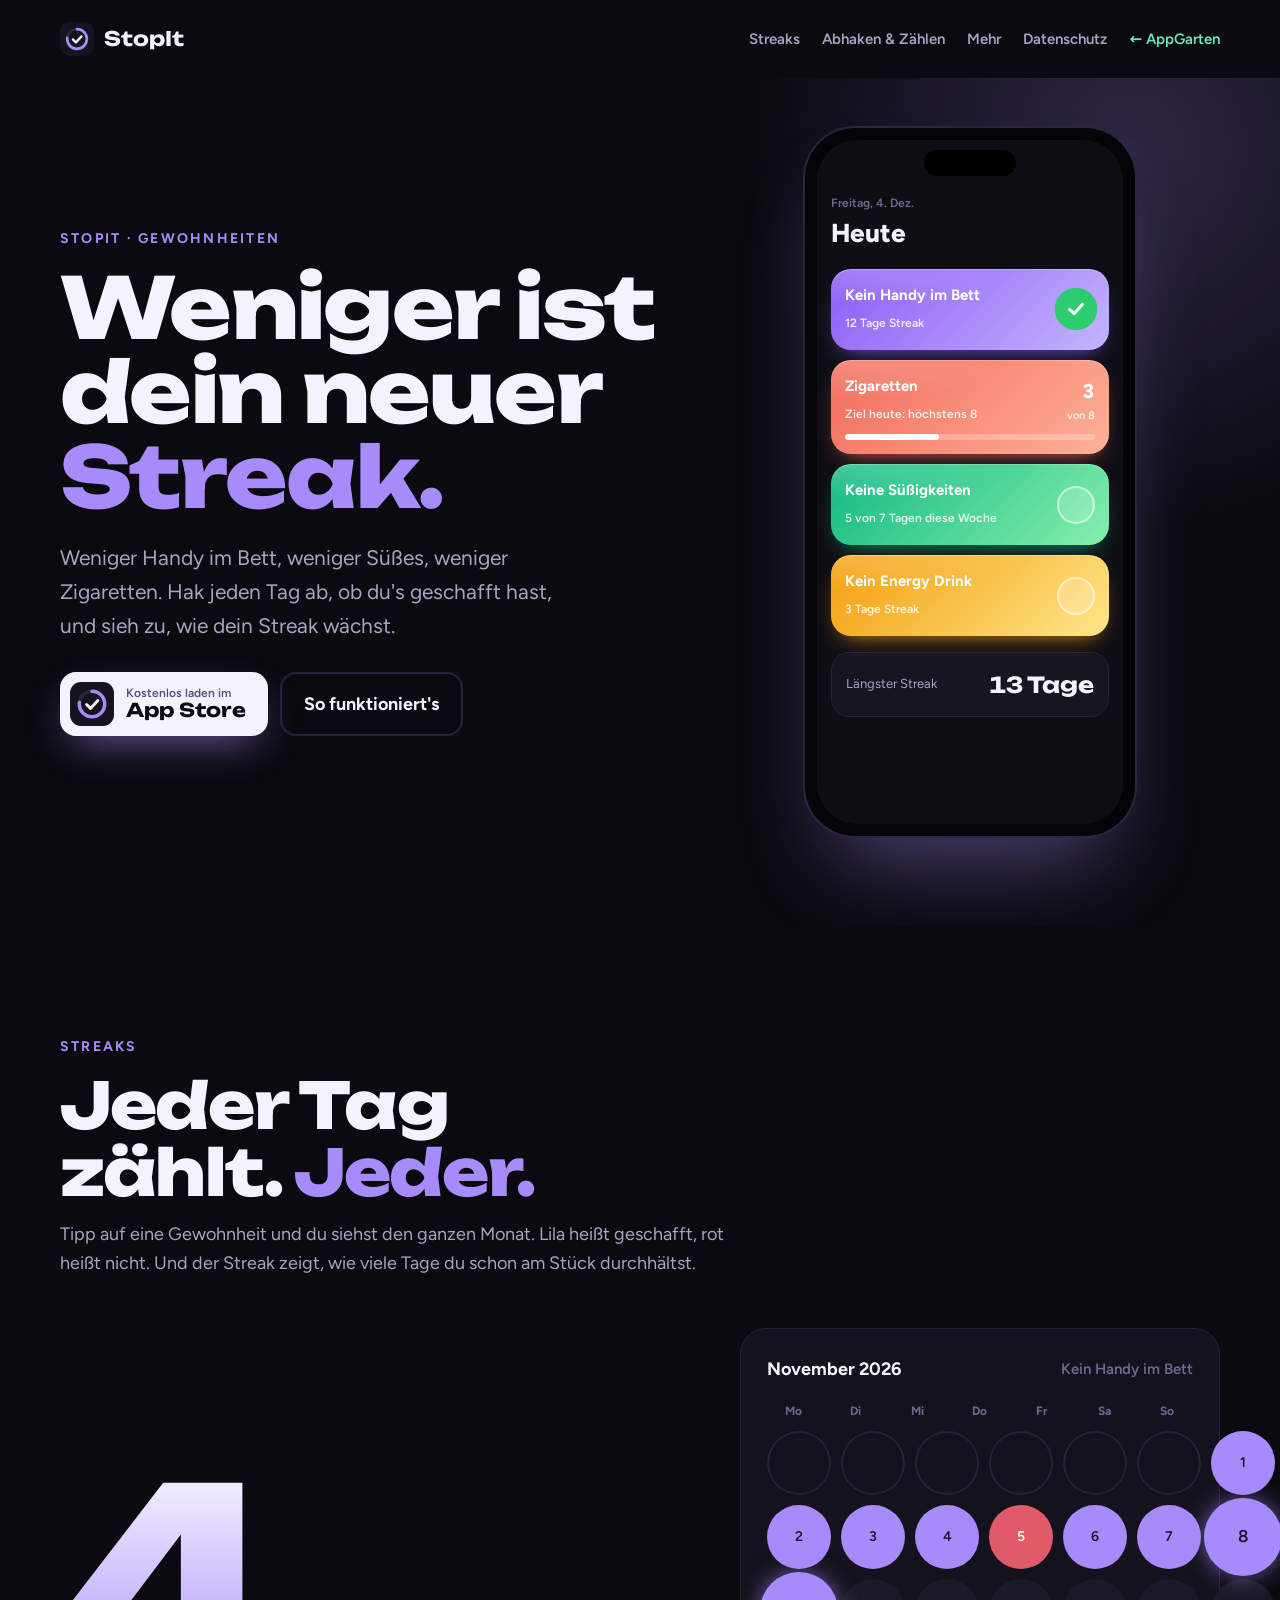
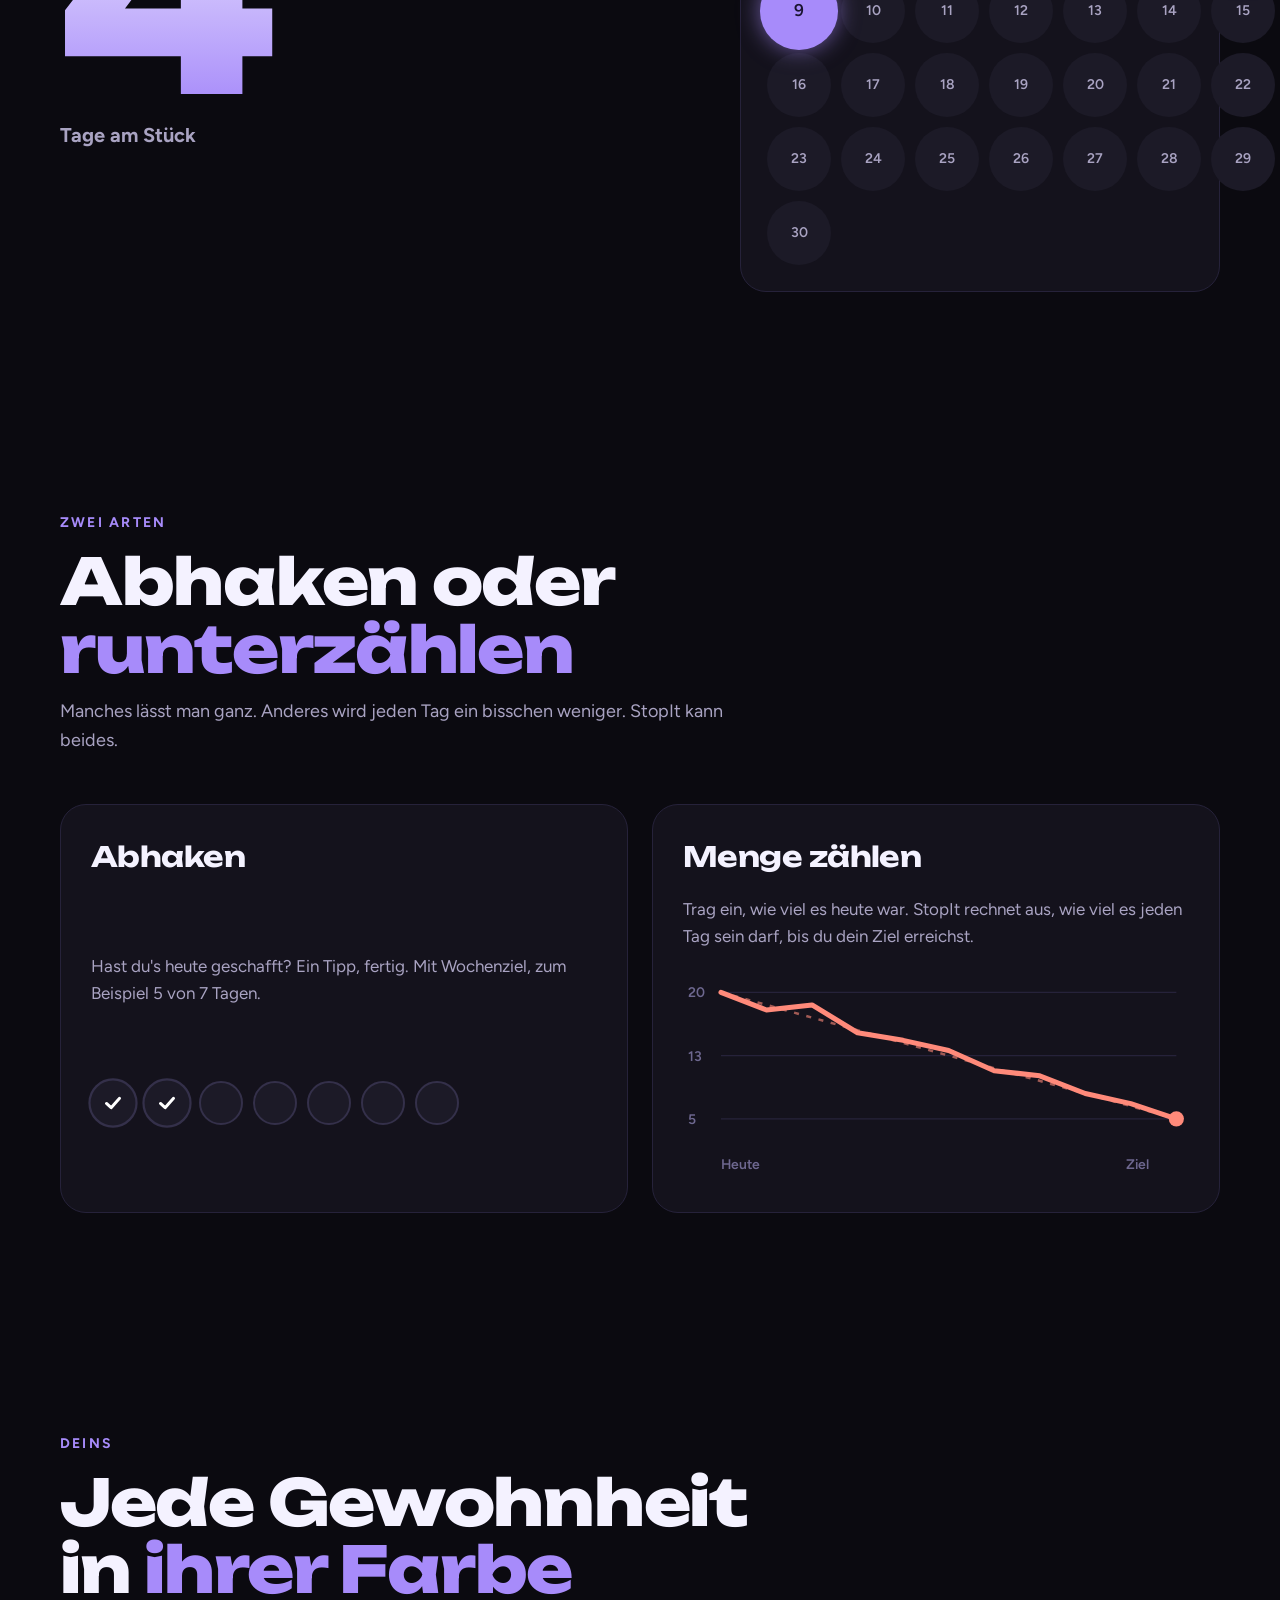
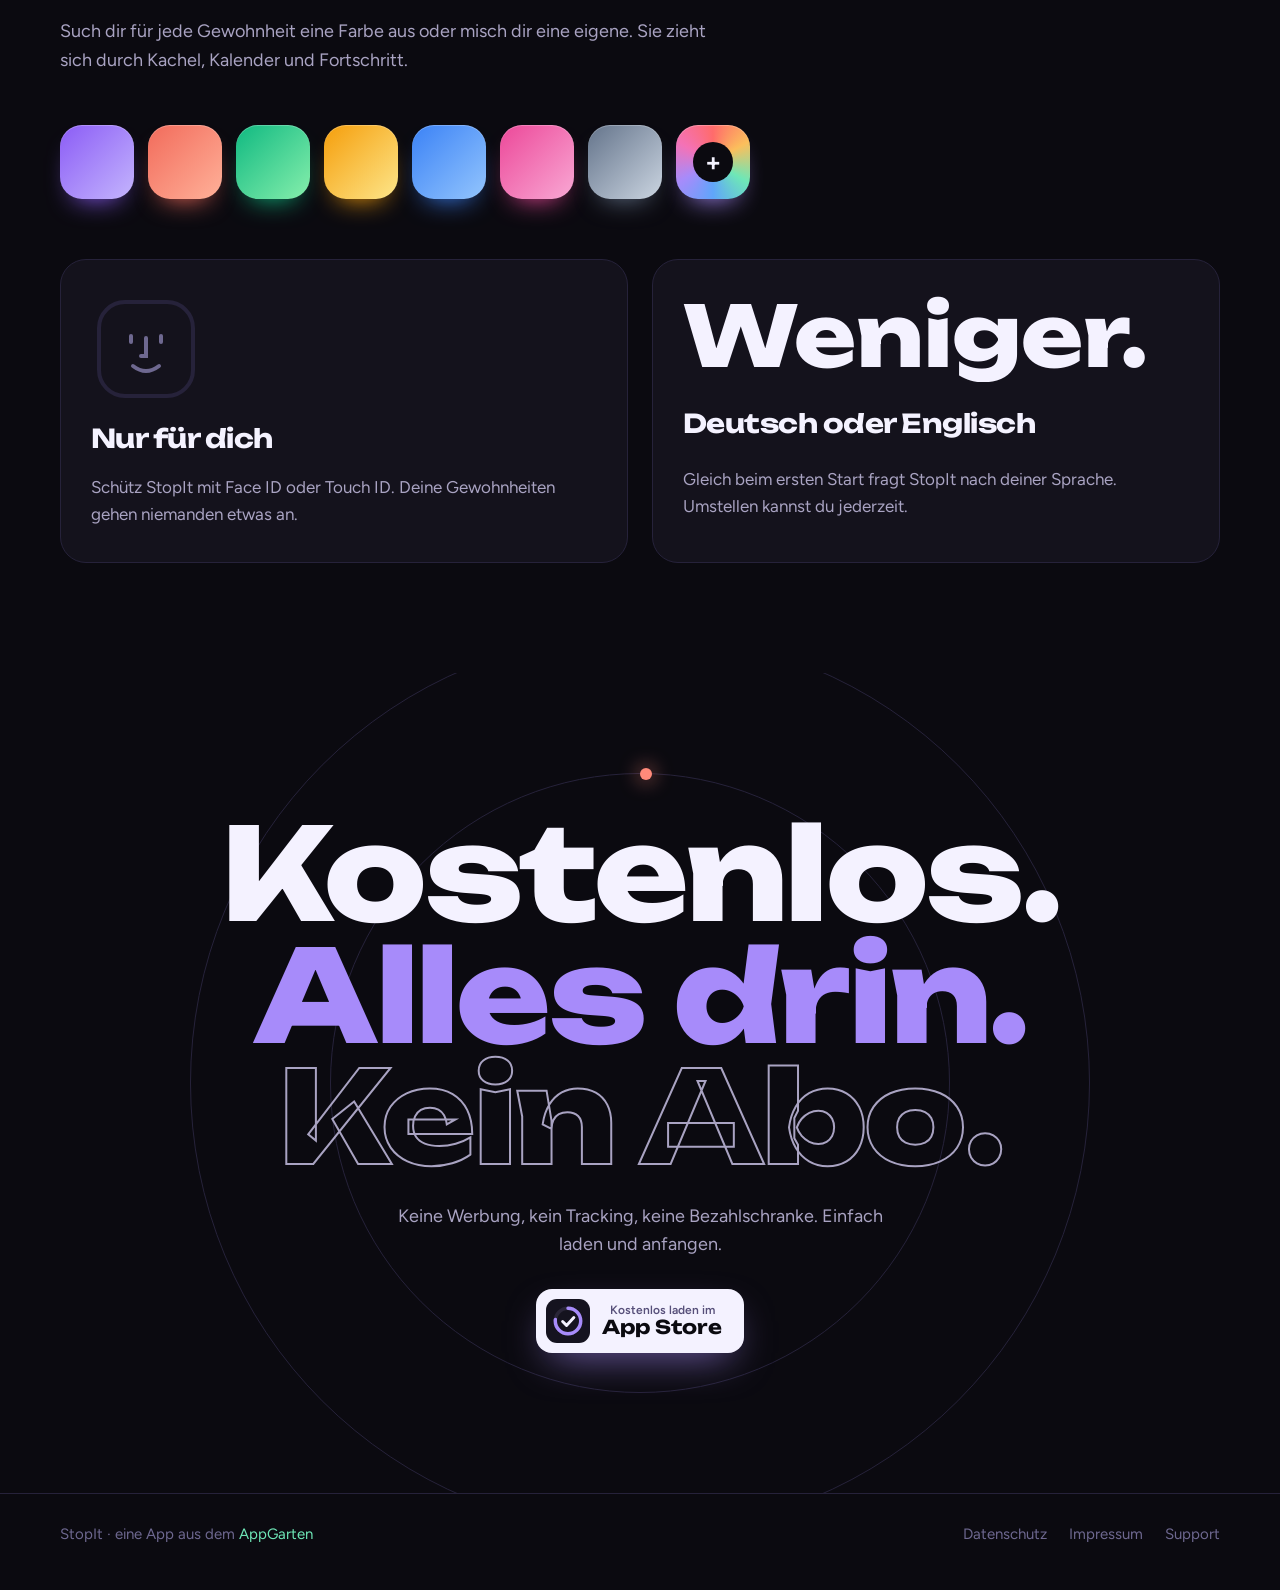
<file: stopit/index.html>
<!DOCTYPE html>
<html lang="de">
<head>
<meta charset="utf-8">
<meta name="viewport" content="width=device-width, initial-scale=1">
<title>StopIt</title>
<link rel="icon" type="image/svg+xml" href="../icons/stopit.svg">
<link rel="icon" type="image/png" sizes="32x32" href="../icons/stopit-32.png">
<link rel="apple-touch-icon" href="../icons/stopit-180.png">
<meta name="apple-mobile-web-app-title" content="StopIt">
<meta name="theme-color" content="#0D0C13">

<meta name="description" content="StopIt – weniger von dem, was dir nicht guttut. Gewohnheiten abhaken, Streaks aufbauen, kostenlos.">
<link rel="stylesheet" href="../fonts/fonts.css">
<style>
/* Plan: ruhige Nacht in Violett-Schwarz. Farbe kommt nur aus den Gewohnheiten selbst.
   Layout: Satz + Handy, dann der große Streak-Zähler mit Kalender, dann Abhaken vs. Zählen, Farben, Face ID, Preis. */
:root {
  --grund: #0B0A10;
  --flaeche: #14121C;
  --linie: #26223A;
  --violett: #A78BFA;
  --koralle: #FF8A7A;
  --minze: #6EE7B7;
  --sonne: #FBBF5C;
  --rot: #E05A6A;
  --hell: #F4F2FF;
  --leise: #A9A3C2;
  --still: #6E6890;
  --display: "Unbounded", system-ui, sans-serif;
  --text: "Figtree", system-ui, -apple-system, sans-serif;
  color-scheme: dark;
}
* { box-sizing: border-box; margin: 0; padding: 0; }
html { scroll-behavior: smooth; }
body { background: var(--grund); color: var(--hell); font: 18px/1.6 var(--text); -webkit-font-smoothing: antialiased; overflow-x: hidden; }
a { color: inherit; }
:focus-visible { outline: 3px solid var(--violett); outline-offset: 3px; border-radius: 6px; }
.huelle { width: min(1160px, 100% - 32px); margin-inline: auto; }
h1, h2, h3 { font-family: var(--display); text-wrap: balance; letter-spacing: -.02em; }
.zahl { font-variant-numeric: tabular-nums; }

/* Kopf */
.kopf { padding: 22px 0; position: relative; z-index: 5; }
.kopf .huelle { display: flex; align-items: center; justify-content: space-between; gap: 16px; }
.logo { display: flex; align-items: center; gap: 10px; font-family: var(--display); font-weight: 700; font-size: 20px; text-decoration: none; }
.logo svg { width: 34px; height: 34px; border-radius: 9px; }
.kopf nav { display: flex; gap: 22px; font-weight: 600; font-size: 15px; color: var(--leise); }
.kopf nav a { text-decoration: none; transition: color .2s; }
.kopf nav a:hover { color: var(--hell); }
.kopf nav .garten { color: var(--minze); }
@media (max-width: 680px) { .kopf nav a:not(.garten) { display: none; } }

/* Hero */
.hero { position: relative; padding: 50px 0 90px; overflow: hidden; }
.hero::before {
  content: ""; position: absolute; width: 900px; height: 900px; right: -300px; top: -380px; border-radius: 50%;
  background: radial-gradient(circle, rgba(167,139,250,.22), transparent 60%);
  animation: atmen 8s ease-in-out infinite;
}
@keyframes atmen { 50% { transform: scale(1.12); opacity: .7; } }
.hero .huelle { display: grid; grid-template-columns: 1.1fr .9fr; gap: 50px; align-items: center; position: relative; }
@media (max-width: 900px) { .hero .huelle { grid-template-columns: 1fr; } }
.marke-klein { font-weight: 700; font-size: 14px; letter-spacing: .16em; text-transform: uppercase; color: var(--violett); }
.hero h1 { font-size: clamp(46px, 6.6vw, 92px); font-weight: 800; line-height: 1; margin: 16px 0 22px; }
.hero h1 .wechsel { display: inline-block; color: var(--violett); position: relative; }
.hero p { color: var(--leise); font-size: clamp(18px, 1.9vw, 21px); max-width: 38ch; }
.knoepfe { display: flex; flex-wrap: wrap; gap: 12px; margin-top: 30px; }
.store {
  display: inline-flex; align-items: center; gap: 12px; padding: 10px 22px 10px 10px; border-radius: 16px; text-decoration: none;
  background: var(--hell); color: var(--grund); position: relative; overflow: hidden; isolation: isolate;
  box-shadow: 0 16px 40px -14px rgba(167,139,250,.7); transition: transform .25s cubic-bezier(.2,1.4,.4,1);
}
.store:hover { transform: translateY(-3px) scale(1.02); }
.store svg { width: 44px; height: 44px; border-radius: 11px; }
.store small { display: block; font-size: 12px; font-weight: 600; color: #57507a; line-height: 1.1; }
.store strong { display: block; font-family: var(--display); font-weight: 700; font-size: 19px; line-height: 1.1; }
.store::after { content: ""; position: absolute; top: -40%; bottom: -40%; left: -60%; width: 40%; z-index: -1; background: linear-gradient(100deg, transparent, rgba(167,139,250,.5), transparent); transform: skewX(-20deg); animation: glanz 3.8s ease-in-out infinite; }
@keyframes glanz { 0%, 55% { left: -60%; } 100% { left: 130%; } }
.leer { display: inline-flex; align-items: center; padding: 0 24px; border-radius: 16px; text-decoration: none; font-weight: 700; box-shadow: inset 0 0 0 2px var(--linie); transition: box-shadow .2s; min-height: 64px; }
.leer:hover { box-shadow: inset 0 0 0 2px var(--violett); }

/* Handy */
.handy {
  width: min(330px, 100%); aspect-ratio: 9 / 19.3; margin-inline: auto; border-radius: 50px; padding: 12px;
  background: #050408; box-shadow: 0 0 0 2px #2b2640, 0 50px 90px -30px rgba(167,139,250,.45);
  animation: schweben 6s ease-in-out infinite;
}
@keyframes schweben { 50% { transform: translateY(-12px) rotate(1deg); } }
.schirm { position: relative; height: 100%; border-radius: 40px; overflow: hidden; background: #0F0E15; padding: 54px 14px 14px; }
.insel { position: absolute; top: 10px; left: 50%; translate: -50% 0; width: 92px; height: 26px; border-radius: 20px; background: #000; }
.schirm .datum { font-size: 12px; font-weight: 600; color: var(--still); }
.schirm h4 { font-family: var(--text); font-size: 26px; font-weight: 800; margin-bottom: 14px; }
.kachel {
  position: relative; display: grid; grid-template-columns: 1fr auto; align-items: center; gap: 8px;
  padding: 14px 14px; border-radius: 20px; margin-bottom: 10px; color: #fff; overflow: hidden;
  background: linear-gradient(135deg, var(--a), var(--b));
  box-shadow: inset 0 1px 0 rgba(255,255,255,.25), 0 10px 22px -12px var(--a);
}
.kachel::after { content: ""; position: absolute; inset: 0; background: radial-gradient(120% 80% at 0% 0%, rgba(255,255,255,.22), transparent 55%); pointer-events: none; }
.kachel b { display: block; font-size: 15px; }
.kachel small { font-size: 12px; opacity: .85; font-weight: 600; }
.haken {
  width: 38px; height: 38px; border-radius: 50%; display: grid; place-items: center;
  background: rgba(255,255,255,.18); border: 2px solid rgba(255,255,255,.55);
  transition: background .3s, transform .4s cubic-bezier(.2,1.8,.4,1);
}
.haken svg { width: 20px; height: 20px; stroke: #fff; stroke-width: 3.2; fill: none; stroke-linecap: round; stroke-linejoin: round; stroke-dasharray: 30; stroke-dashoffset: 30; transition: stroke-dashoffset .4s .1s; }
.haken.an { background: #2ECC71; border-color: #2ECC71; transform: scale(1.12); }
.haken.an svg { stroke-dashoffset: 0; }
.menge { text-align: right; font-weight: 800; font-size: 20px; }
.menge small { display: block; font-size: 11px; font-weight: 600; }
.leiste { grid-column: 1 / -1; height: 6px; border-radius: 9px; background: rgba(255,255,255,.25); overflow: hidden; }
.leiste i { display: block; height: 100%; width: 30%; background: #fff; border-radius: 9px; transition: width 1.2s cubic-bezier(.3,1,.4,1); }
.flamme { margin-top: 16px; display: flex; justify-content: space-between; align-items: center; padding: 14px; border-radius: 18px; background: #17151F; border: 1px solid var(--linie); font-size: 13px; color: var(--leise); }
.flamme b { font-family: var(--display); font-size: 22px; color: var(--hell); }

/* Abschnitte */
section { padding: 110px 0; position: relative; }
.titel { max-width: 760px; display: grid; gap: 14px; margin-bottom: 50px; }
.titel h2 { font-size: clamp(36px, 5vw, 64px); font-weight: 800; line-height: 1.05; }
.titel h2 em { font-style: normal; color: var(--violett); }
.titel p { color: var(--leise); max-width: 56ch; }

/* Streak */
.streak { display: grid; grid-template-columns: 1fr minmax(0, 480px); gap: 60px; align-items: center; }
@media (max-width: 860px) { .streak { grid-template-columns: 1fr; gap: 30px; } }
.riesenzahl { font-family: var(--display); font-weight: 800; font-size: clamp(130px, 22vw, 290px); line-height: .85; letter-spacing: -.05em;
  background: linear-gradient(180deg, var(--hell), var(--violett)); -webkit-background-clip: text; background-clip: text; color: transparent; }
.riesenzahl + span { display: block; font-weight: 700; color: var(--leise); font-size: 20px; margin-top: 10px; }
.monat { background: var(--flaeche); border: 1px solid var(--linie); border-radius: 26px; padding: 26px; }
.monat-kopf { display: flex; justify-content: space-between; align-items: center; margin-bottom: 18px; font-weight: 700; }
.monat-kopf span { color: var(--still); font-weight: 600; font-size: 15px; }
.wochentage, .tage { display: grid; grid-template-columns: repeat(7, 1fr); gap: 10px; }
.wochentage span { text-align: center; font-size: 12px; font-weight: 700; color: var(--still); }
.tage { margin-top: 10px; }
.tag {
  aspect-ratio: 1; border-radius: 50%; display: grid; place-items: center; font-size: 14px; font-weight: 600; color: var(--leise);
  background: #1C1A27; transition: background .3s, color .3s, transform .4s cubic-bezier(.2,1.8,.4,1), box-shadow .3s;
}
.tag.ok { background: var(--violett); color: #1a1430; }
.tag.nein { background: var(--rot); color: #fff; }
.tag.leer { background: transparent; }
.tag.knall { transform: scale(1.22); box-shadow: 0 0 18px rgba(167,139,250,.6); }

/* Zwei Modi */
.modi { display: grid; grid-template-columns: 1fr 1fr; gap: 24px; }
@media (max-width: 860px) { .modi { grid-template-columns: 1fr; } }
.modus { background: var(--flaeche); border: 1px solid var(--linie); border-radius: 26px; padding: 30px; display: grid; gap: 16px; transition: border-color .3s, transform .4s cubic-bezier(.2,1.2,.4,1); }
.modus:hover { border-color: var(--violett); transform: translateY(-4px); }
.modus h3 { font-size: 28px; }
.modus p { color: var(--leise); font-size: 17px; }
.reihe { display: flex; gap: 10px; }
.reihe .haken { width: 44px; height: 44px; background: #1C1A27; border-color: #34304a; }
.reihe .haken.nein { background: var(--rot); border-color: var(--rot); }
.reihe .haken.nein svg { stroke-dashoffset: 0; }
.plan svg { width: 100%; height: auto; display: block; }
.plan .linie { stroke-dasharray: 600; stroke-dashoffset: 600; }
.plan.da .linie { animation: zeichnen 2.4s ease-out forwards; }
@keyframes zeichnen { to { stroke-dashoffset: 0; } }

/* Farben */
.farben { display: flex; flex-wrap: wrap; gap: 14px; }
.farbe {
  width: 74px; height: 74px; border-radius: 22px; background: linear-gradient(135deg, var(--a), var(--b));
  box-shadow: inset 0 1px 0 rgba(255,255,255,.25), 0 14px 26px -14px var(--a);
  animation: welle 3.2s ease-in-out infinite; animation-delay: calc(var(--i) * .12s);
}
.farbe.plus { background: conic-gradient(from 0deg, #ff6b6b, #fbbf5c, #6ee7b7, #60a5fa, #a78bfa, #f472b6, #ff6b6b); display: grid; place-items: center; }
.farbe.plus::after { content: "+"; width: 40px; height: 40px; border-radius: 50%; background: var(--grund); display: grid; place-items: center; font-size: 26px; font-weight: 700; }
@keyframes welle { 0%, 60%, 100% { transform: translateY(0); } 30% { transform: translateY(-14px) rotate(-4deg); } }

/* Face ID + Sprache */
.paar { display: grid; grid-template-columns: 1fr 1fr; gap: 24px; }
@media (max-width: 860px) { .paar { grid-template-columns: 1fr; } }
.karte { background: var(--flaeche); border: 1px solid var(--linie); border-radius: 26px; padding: 34px 30px; display: grid; gap: 14px; justify-items: start; }
.karte h3 { font-size: 26px; }
.karte p { color: var(--leise); font-size: 17px; }
.faceid { width: 110px; height: 110px; position: relative; }
.faceid svg { width: 100%; height: 100%; }
.faceid .scan { stroke-dasharray: 340; stroke-dashoffset: 340; animation: scannen 3.2s ease-in-out infinite; }
.faceid .ok { opacity: 0; animation: freigabe 3.2s ease-in-out infinite; }
@keyframes scannen { 0% { stroke-dashoffset: 340; } 45%, 100% { stroke-dashoffset: 0; } }
@keyframes freigabe { 0%, 48% { opacity: 0; transform: scale(.6); } 58%, 85% { opacity: 1; transform: scale(1); } 100% { opacity: 0; } }
.faceid .ok { transform-box: fill-box; transform-origin: center; }
.sprache { font-family: var(--display); font-weight: 800; font-size: clamp(48px, 7vw, 84px); line-height: 1; height: 1.05em; overflow: hidden; }
.sprache div { animation: tauschen 4.4s cubic-bezier(.7,0,.3,1) infinite; }
.sprache span { display: block; height: 1.05em; }
.sprache span:nth-child(2) { color: var(--violett); }
@keyframes tauschen { 0%, 40% { transform: translateY(0); } 50%, 90% { transform: translateY(-50%); } 100% { transform: translateY(0); } }

/* Preis */
.preis { text-align: center; padding: 140px 0; overflow: hidden; }
.preis h2 { font-size: clamp(54px, 10vw, 150px); font-weight: 800; line-height: .95; }
.preis h2 span { display: block; }
.preis h2 span:nth-child(2) { color: var(--violett); }
.preis h2 span:nth-child(3) { -webkit-text-stroke: 2px var(--leise); color: transparent; }
.preis p { color: var(--leise); margin: 24px auto 30px; max-width: 44ch; }
.preis .knoepfe { justify-content: center; }
.ring { position: absolute; left: 50%; top: 50%; width: 900px; height: 900px; translate: -50% -50%; border-radius: 50%; border: 1px solid var(--linie); z-index: -1; animation: drehen 40s linear infinite; }
.ring::before { content: ""; position: absolute; top: -6px; left: 50%; width: 12px; height: 12px; border-radius: 50%; background: var(--violett); box-shadow: 0 0 20px var(--violett); }
.ring.zwei { width: 620px; height: 620px; animation-duration: 28s; animation-direction: reverse; }
.ring.zwei::before { background: var(--koralle); box-shadow: 0 0 20px var(--koralle); }
@keyframes drehen { to { transform: rotate(360deg); } }

footer { border-top: 1px solid var(--linie); padding: 28px 0 44px; color: var(--still); font-size: 15px; }
footer .huelle { display: flex; flex-wrap: wrap; gap: 14px 30px; justify-content: space-between; }
footer nav { display: flex; gap: 22px; flex-wrap: wrap; }
footer a { text-decoration: none; } footer a:hover { color: var(--hell); }

@media (prefers-reduced-motion: reduce) { *, *::before, *::after { animation: none !important; transition: none !important; } .plan .linie { stroke-dashoffset: 0; } .faceid .scan { stroke-dashoffset: 0; } .faceid .ok { opacity: 1; } }
</style>
</head>
<body>

<header class="kopf">
  <div class="huelle">
    <a class="logo" href="#top">
      <svg viewBox="0 0 180 180" aria-hidden="true"><rect width="180" height="180" fill="#15131F"/><circle cx="90" cy="90" r="52" fill="none" stroke="#2A2638" stroke-width="14"/><circle cx="90" cy="90" r="52" fill="none" stroke="#A78BFA" stroke-width="14" stroke-linecap="round" stroke-dasharray="250 400" transform="rotate(-90 90 90)"/><path d="M68 92 L84 108 L114 76" fill="none" stroke="#F4F2FF" stroke-width="12" stroke-linecap="round" stroke-linejoin="round"/></svg>
      StopIt
    </a>
    <nav aria-label="Abschnitte">
      <a href="#streaks">Streaks</a>
      <a href="#modi">Abhaken & Zählen</a>
      <a href="#mehr">Mehr</a>
      <a href="datenschutz.html">Datenschutz</a>
      <a class="garten" href="../index.html">← AppGarten</a>
    </nav>
  </div>
</header>

<main id="top">
  <div class="hero">
    <div class="huelle">
      <div>
        <div class="marke-klein">StopIt · Gewohnheiten</div>
        <h1>Weniger ist dein neuer <span class="wechsel" id="wechsel">Streak.</span></h1>
        <p>Weniger Handy im Bett, weniger Süßes, weniger Zigaretten. Hak jeden Tag ab, ob du's geschafft hast, und sieh zu, wie dein Streak wächst.</p>
        <div class="knoepfe">
          <!-- Hier später den echten App-Store-Link eintragen -->
          <a class="store" href="https://apps.apple.com/de/app/stopit-go-for-a-change/id6807354181" aria-label="StopIt im App Store laden">
            <svg viewBox="0 0 180 180" aria-hidden="true"><rect width="180" height="180" fill="#15131F"/><circle cx="90" cy="90" r="52" fill="none" stroke="#2A2638" stroke-width="14"/><circle cx="90" cy="90" r="52" fill="none" stroke="#A78BFA" stroke-width="14" stroke-linecap="round" stroke-dasharray="250 400" transform="rotate(-90 90 90)"/><path d="M68 92 L84 108 L114 76" fill="none" stroke="#F4F2FF" stroke-width="12" stroke-linecap="round" stroke-linejoin="round"/></svg>
            <span><small>Kostenlos laden im</small><strong>App Store</strong></span>
          </a>
          <a class="leer" href="#streaks">So funktioniert's</a>
        </div>
      </div>

      <div class="handy" aria-label="So sieht StopIt aus">
        <div class="schirm">
          <div class="insel"></div>
          <div class="datum" id="datum">Dienstag</div>
          <h4>Heute</h4>
          <div class="kachel" style="--a:#8B5CF6;--b:#C4B5FD">
            <div><b>Kein Handy im Bett</b><small>12 Tage Streak</small></div>
            <div class="haken" id="h1"><svg viewBox="0 0 24 24"><path d="M5 12.5 L10 17 L19 7"/></svg></div>
          </div>
          <div class="kachel" style="--a:#F26B5B;--b:#FFB199">
            <div><b>Zigaretten</b><small>Ziel heute: höchstens 8</small></div>
            <div class="menge zahl"><span id="zig">0</span><small>von 8</small></div>
            <div class="leiste"><i id="zigLeiste"></i></div>
          </div>
          <div class="kachel" style="--a:#10B981;--b:#86EFAC">
            <div><b>Keine Süßigkeiten</b><small>5 von 7 Tagen diese Woche</small></div>
            <div class="haken" id="h2"><svg viewBox="0 0 24 24"><path d="M5 12.5 L10 17 L19 7"/></svg></div>
          </div>
          <div class="kachel" style="--a:#F59E0B;--b:#FDE68A">
            <div><b>Kein Energy Drink</b><small>3 Tage Streak</small></div>
            <div class="haken" id="h3"><svg viewBox="0 0 24 24"><path d="M5 12.5 L10 17 L19 7"/></svg></div>
          </div>
          <div class="flamme"><span>Längster Streak</span><b class="zahl"><span id="laengster">12</span> Tage</b></div>
        </div>
      </div>
    </div>
  </div>

  <section id="streaks">
    <div class="huelle">
      <div class="titel">
        <div class="marke-klein">Streaks</div>
        <h2>Jeder Tag zählt. <em>Jeder.</em></h2>
        <p>Tipp auf eine Gewohnheit und du siehst den ganzen Monat. Lila heißt geschafft, rot heißt nicht. Und der Streak zeigt, wie viele Tage du schon am Stück durchhältst.</p>
      </div>
      <div class="streak">
        <div><div class="riesenzahl zahl" id="riesig">0</div><span>Tage am Stück</span></div>
        <div class="monat" aria-label="Beispiel-Kalender">
          <div class="monat-kopf">November 2026 <span>Kein Handy im Bett</span></div>
          <div class="wochentage"><span>Mo</span><span>Di</span><span>Mi</span><span>Do</span><span>Fr</span><span>Sa</span><span>So</span></div>
          <div class="tage" id="tage"></div>
        </div>
      </div>
    </div>
  </section>

  <section id="modi">
    <div class="huelle">
      <div class="titel">
        <div class="marke-klein">Zwei Arten</div>
        <h2>Abhaken oder <em>runterzählen</em></h2>
        <p>Manches lässt man ganz. Anderes wird jeden Tag ein bisschen weniger. StopIt kann beides.</p>
      </div>
      <div class="modi">
        <div class="modus">
          <h3>Abhaken</h3>
          <p>Hast du's heute geschafft? Ein Tipp, fertig. Mit Wochenziel, zum Beispiel 5 von 7 Tagen.</p>
          <div class="reihe" id="reihe"></div>
        </div>
        <div class="modus">
          <h3>Menge zählen</h3>
          <p>Trag ein, wie viel es heute war. StopIt rechnet aus, wie viel es jeden Tag sein darf, bis du dein Ziel erreichst.</p>
          <div class="plan" id="plan">
            <svg viewBox="0 0 400 170" aria-label="Reduktionsplan von 20 auf 5 pro Tag">
              <g stroke="#26223A" stroke-width="1"><line x1="30" y1="20" x2="390" y2="20"/><line x1="30" y1="70" x2="390" y2="70"/><line x1="30" y1="120" x2="390" y2="120"/></g>
              <g fill="#6E6890" font-size="11" font-family="Figtree, sans-serif" font-weight="600"><text x="4" y="24">20</text><text x="4" y="74">13</text><text x="4" y="124">5</text><text x="30" y="160">Heute</text><text x="350" y="160">Ziel</text></g>
              <path d="M30 20 L390 120" stroke="#FF8A7A" stroke-width="2" stroke-dasharray="4 6" opacity=".6"/>
              <path class="linie" d="M30 20 L66 34 L102 30 L138 52 L174 58 L210 66 L246 82 L282 86 L318 100 L354 108 L390 120" fill="none" stroke="#FF8A7A" stroke-width="4" stroke-linecap="round" stroke-linejoin="round"/>
              <circle cx="390" cy="120" r="6" fill="#FF8A7A"/>
            </svg>
          </div>
        </div>
      </div>
    </div>
  </section>

  <section id="mehr">
    <div class="huelle">
      <div class="titel">
        <div class="marke-klein">Deins</div>
        <h2>Jede Gewohnheit in <em>ihrer Farbe</em></h2>
        <p>Such dir für jede Gewohnheit eine Farbe aus oder misch dir eine eigene. Sie zieht sich durch Kachel, Kalender und Fortschritt.</p>
      </div>
      <div class="farben" aria-hidden="true">
        <div class="farbe" style="--a:#8B5CF6;--b:#C4B5FD;--i:0"></div>
        <div class="farbe" style="--a:#F26B5B;--b:#FFB199;--i:1"></div>
        <div class="farbe" style="--a:#10B981;--b:#86EFAC;--i:2"></div>
        <div class="farbe" style="--a:#F59E0B;--b:#FDE68A;--i:3"></div>
        <div class="farbe" style="--a:#3B82F6;--b:#93C5FD;--i:4"></div>
        <div class="farbe" style="--a:#EC4899;--b:#F9A8D4;--i:5"></div>
        <div class="farbe" style="--a:#64748B;--b:#CBD5E1;--i:6"></div>
        <div class="farbe plus" style="--a:#A78BFA;--i:7"></div>
      </div>

      <div class="paar" style="margin-top:60px">
        <div class="karte">
          <div class="faceid" aria-hidden="true">
            <svg viewBox="0 0 110 110">
              <rect x="8" y="8" width="94" height="94" rx="26" fill="none" stroke="#26223A" stroke-width="4"/>
              <path class="scan" d="M34 8 H22 a14 14 0 0 0 -14 14 V34 M76 8 H88 a14 14 0 0 1 14 14 V34 M102 76 V88 a14 14 0 0 1 -14 14 H76 M34 102 H22 a14 14 0 0 1 -14 -14 V76" fill="none" stroke="#A78BFA" stroke-width="5" stroke-linecap="round"/>
              <g stroke="#6E6890" stroke-width="4" stroke-linecap="round" fill="none"><path d="M40 42 V48"/><path d="M70 42 V48"/><path d="M55 44 V62 H50"/><path d="M42 72 Q55 82 68 72"/></g>
              <g class="ok"><circle cx="55" cy="55" r="30" fill="#2ECC71"/><path d="M42 56 L51 65 L69 46" stroke="#fff" stroke-width="6" fill="none" stroke-linecap="round" stroke-linejoin="round"/></g>
            </svg>
          </div>
          <h3>Nur für dich</h3>
          <p>Schütz StopIt mit Face ID oder Touch ID. Deine Gewohnheiten gehen niemanden etwas an.</p>
        </div>
        <div class="karte">
          <div class="sprache" aria-label="Weniger, auf Englisch: Less"><div><span>Weniger.</span><span>Less.</span></div></div>
          <h3>Deutsch oder Englisch</h3>
          <p>Gleich beim ersten Start fragt StopIt nach deiner Sprache. Umstellen kannst du jederzeit.</p>
        </div>
      </div>
    </div>
  </section>

  <section class="preis">
    <div class="ring" aria-hidden="true"></div>
    <div class="ring zwei" aria-hidden="true"></div>
    <div class="huelle">
      <h2><span>Kostenlos.</span><span>Alles drin.</span><span>Kein Abo.</span></h2>
      <p>Keine Werbung, kein Tracking, keine Bezahlschranke. Einfach laden und anfangen.</p>
      <div class="knoepfe">
        <a class="store" href="https://apps.apple.com/de/app/stopit-go-for-a-change/id6807354181" aria-label="StopIt im App Store laden">
          <svg viewBox="0 0 180 180" aria-hidden="true"><rect width="180" height="180" fill="#15131F"/><circle cx="90" cy="90" r="52" fill="none" stroke="#2A2638" stroke-width="14"/><circle cx="90" cy="90" r="52" fill="none" stroke="#A78BFA" stroke-width="14" stroke-linecap="round" stroke-dasharray="250 400" transform="rotate(-90 90 90)"/><path d="M68 92 L84 108 L114 76" fill="none" stroke="#F4F2FF" stroke-width="12" stroke-linecap="round" stroke-linejoin="round"/></svg>
          <span><small>Kostenlos laden im</small><strong>App Store</strong></span>
        </a>
      </div>
    </div>
  </section>
</main>

<footer>
  <div class="huelle">
    <span>StopIt · eine App aus dem <a href="../index.html" style="color:var(--minze)">AppGarten</a></span>
    <nav aria-label="Rechtliches">
      <a href="datenschutz.html">Datenschutz</a>
      <a href="../impressum.html">Impressum</a>
      <a href="mailto:appgarten@outlook.com">Support</a>
    </nav>
  </div>
</footer>

<script>
(function () {
  const ruhig = matchMedia("(prefers-reduced-motion: reduce)").matches;
  const wt = ["Sonntag","Montag","Dienstag","Mittwoch","Donnerstag","Freitag","Samstag"];
  const mo = ["Jan.","Feb.","März","Apr.","Mai","Juni","Juli","Aug.","Sep.","Okt.","Nov.","Dez."];
  const d = new Date();
  document.getElementById("datum").textContent = `${wt[d.getDay()]}, ${d.getDate()}. ${mo[d.getMonth()]}`;

  // Wechselndes Wort im Titel
  const worte = ["Streak.", "Rekord.", "Normal.", "Ziel."];
  const w = document.getElementById("wechsel");
  let wi = 0;
  if (!ruhig) setInterval(() => {
    wi = (wi + 1) % worte.length;
    w.animate([{ transform: "translateY(0)", opacity: 1 }, { transform: "translateY(-30%)", opacity: 0 }], { duration: 250, easing: "ease-in" }).onfinish = () => {
      w.textContent = worte[wi];
      w.animate([{ transform: "translateY(30%)", opacity: 0 }, { transform: "translateY(0)", opacity: 1 }], { duration: 350, easing: "cubic-bezier(.2,1.4,.4,1)" });
    };
  }, 2600);

  // Handy: der Tag wird abgehakt
  const h1 = document.getElementById("h1"), h2 = document.getElementById("h2"), h3 = document.getElementById("h3");
  const zig = document.getElementById("zig"), zl = document.getElementById("zigLeiste"), laengster = document.getElementById("laengster");
  function handyTag() {
    [h1, h2, h3].forEach(h => h.classList.remove("an"));
    zig.textContent = "0"; zl.style.width = "0%"; laengster.textContent = "12";
    const plan = [
      [700, () => { h1.classList.add("an"); laengster.textContent = "13"; }],
      [1300, () => zaehle(0, 6)],
      [2600, () => h2.classList.add("an")],
      [3300, () => h3.classList.add("an")],
      [7000, handyTag]
    ];
    plan.forEach(([t, f]) => setTimeout(f, t));
  }
  function zaehle(von, bis) {
    let n = von;
    const s = setInterval(() => { n++; zig.textContent = n; zl.style.width = (n / 8 * 100) + "%"; if (n >= bis) clearInterval(s); }, 160);
  }
  if (ruhig) { [h1, h2, h3].forEach(h => h.classList.add("an")); zig.textContent = "6"; zl.style.width = "75%"; laengster.textContent = "13"; }
  else handyTag();

  // Kalender + Riesenzahl
  const tage = document.getElementById("tage");
  const riesig = document.getElementById("riesig");
  const muster = "111101111111111110111111111111".split(""); // 30 Tage November
  const versatz = 6; // 1. November 2026 ist ein Sonntag
  for (let i = 0; i < versatz; i++) { const e = document.createElement("div"); e.className = "tag leer"; tage.appendChild(e); }
  const zellen = muster.map((_, i) => { const e = document.createElement("div"); e.className = "tag"; e.textContent = i + 1; tage.appendChild(e); return e; });
  function fuellen() {
    zellen.forEach(z => z.classList.remove("ok", "nein", "knall"));
    riesig.textContent = "0";
    let i = 0, streak = 0;
    const tick = () => {
      if (i >= zellen.length) { setTimeout(fuellen, 4000); return; }
      const ok = muster[i] === "1";
      zellen[i].classList.add(ok ? "ok" : "nein", "knall");
      const z = zellen[i]; setTimeout(() => z.classList.remove("knall"), 220);
      streak = ok ? streak + 1 : 0;
      riesig.textContent = streak;
      i++; setTimeout(tick, 110);
    };
    tick();
  }
  // Ruhezustand: Monat schon ausgefüllt, die Animation startet beim Hinscrollen
  zellen.forEach((z, i) => z.classList.add(muster[i] === "1" ? "ok" : "nein")); riesig.textContent = "12";

  // Abhaken-Reihe (Woche)
  const reihe = document.getElementById("reihe");
  const woche = "1101111".split("");
  const knoepfe = woche.map(() => { const e = document.createElement("div"); e.className = "haken"; e.innerHTML = '<svg viewBox="0 0 24 24"><path d="M5 12.5 L10 17 L19 7"/></svg>'; reihe.appendChild(e); return e; });
  function wocheLauf() {
    knoepfe.forEach(k => k.classList.remove("an", "nein"));
    woche.forEach((v, i) => setTimeout(() => {
      if (v === "1") knoepfe[i].classList.add("an");
      else { knoepfe[i].classList.add("nein"); knoepfe[i].querySelector("svg").innerHTML = '<path d="M7 7 L17 17 M17 7 L7 17"/>'; }
    }, 300 + i * 260));
    setTimeout(wocheLauf, 5200);
  }
  woche.forEach((v, i) => {
    if (v === "1") knoepfe[i].classList.add("an");
    else { knoepfe[i].classList.add("nein"); knoepfe[i].querySelector("svg").innerHTML = '<path d="M7 7 L17 17 M17 7 L7 17"/>'; }
  });

  // Starten, wenn sichtbar
  const plan = document.getElementById("plan");
  if (!ruhig) {
    let kalenderLaeuft = false, wocheLaeuft = false;
    const io = new IntersectionObserver(es => es.forEach(e => {
      if (!e.isIntersecting) return;
      if (e.target.id === "tage" && !kalenderLaeuft) { kalenderLaeuft = true; fuellen(); }
      if (e.target.id === "reihe" && !wocheLaeuft) { wocheLaeuft = true; wocheLauf(); }
      if (e.target.id === "plan") plan.classList.add("da");
    }), { threshold: .3 });
    [tage, reihe, plan].forEach(el => io.observe(el));
  }
})();
</script>
</body>
</html>
</file>
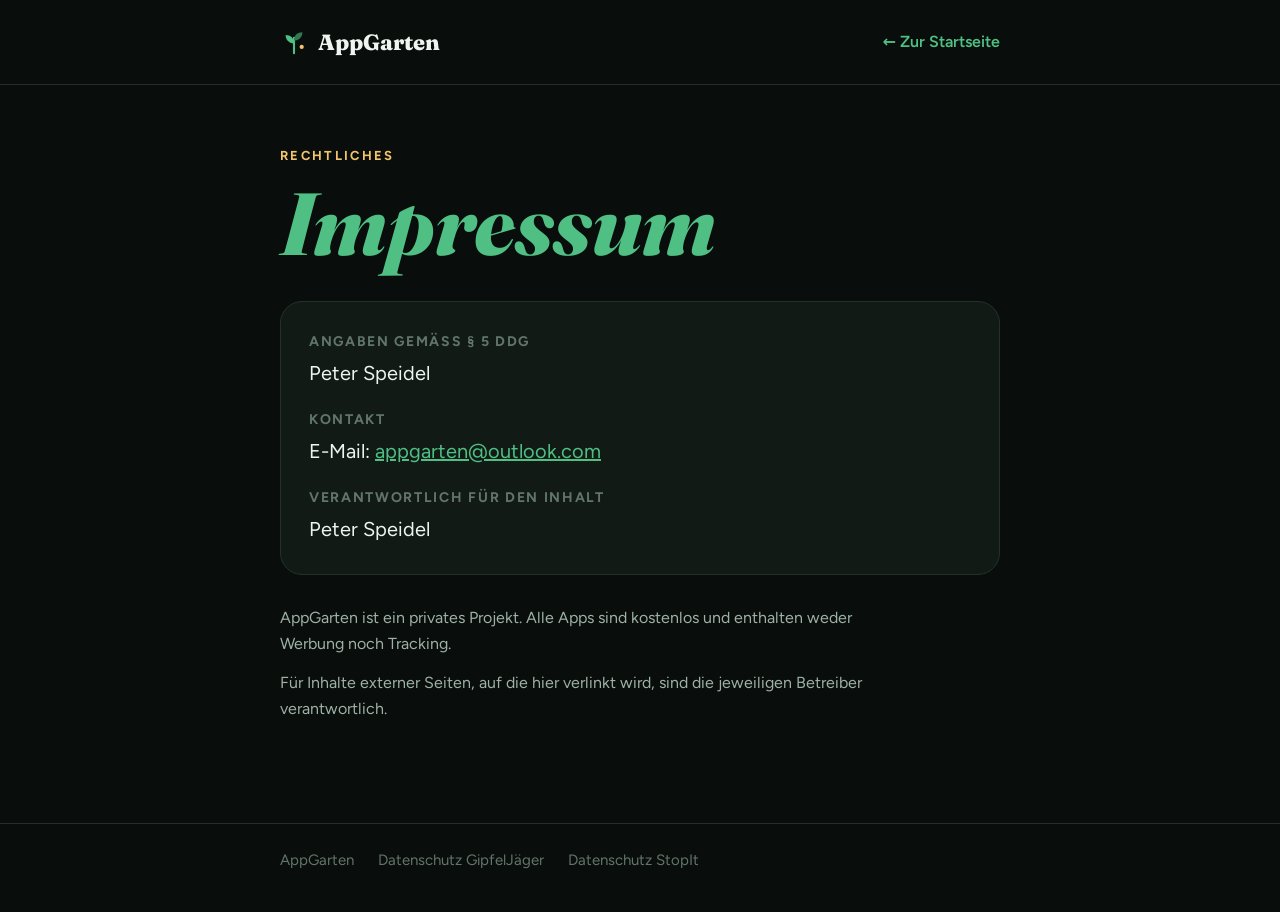
<file: impressum.html>
<!DOCTYPE html>
<html lang="de">
<head>
<meta charset="utf-8">
<meta name="viewport" content="width=device-width, initial-scale=1">
<title>Impressum – AppGarten</title>
<link rel="icon" type="image/svg+xml" href="icons/appgarten.svg">
<link rel="icon" type="image/png" sizes="32x32" href="icons/appgarten-32.png">
<link rel="apple-touch-icon" href="icons/appgarten-180.png">
<meta name="apple-mobile-web-app-title" content="AppGarten">
<meta name="theme-color" content="#0B1412">
<link rel="manifest" href="manifest.webmanifest">

<link rel="stylesheet" href="fonts/fonts.css">
<style>
:root {
  --nacht: #090D0B; --beet: #121A16; --rand: #233229; --blatt: #4FBF84; --gluehen: #F2C46B;
  --hell: #EEF4EF; --leise: #9DB1A5; --still: #61756A;
  --display: "Fraunces", Georgia, serif; --text: "Figtree", system-ui, sans-serif;
  color-scheme: dark;
}
* { box-sizing: border-box; margin: 0; padding: 0; }
body { background: var(--nacht); color: var(--hell); font: 18px/1.65 var(--text); -webkit-font-smoothing: antialiased; }
a { color: var(--blatt); }
:focus-visible { outline: 3px solid var(--gluehen); outline-offset: 3px; border-radius: 4px; }
.huelle { width: min(720px, 100% - 32px); margin-inline: auto; }
header { padding: 24px 0; border-bottom: 1px solid var(--rand); }
header .huelle { display: flex; justify-content: space-between; align-items: center; }
.logo { display: flex; align-items: center; gap: 10px; font-family: var(--display); font-weight: 800; font-size: 22px; text-decoration: none; color: var(--hell); }
.logo svg { width: 28px; height: 28px; }
main { padding: 60px 0 100px; }
.klein { font-weight: 700; letter-spacing: .18em; text-transform: uppercase; font-size: 13px; color: var(--gluehen); }
h1 { font-family: var(--display); font-weight: 800; font-size: clamp(52px, 9vw, 88px); line-height: 1; margin: 12px 0 34px; }
h1 em { color: var(--blatt); }
.karte { background: var(--beet); border: 1px solid var(--rand); border-radius: 22px; padding: 28px; display: grid; gap: 18px; }
.karte h2 { font-size: 14px; font-weight: 700; letter-spacing: .12em; text-transform: uppercase; color: var(--still); margin-bottom: 4px; }
.karte p { font-size: 20px; }
.hinweis { margin-top: 30px; color: var(--leise); font-size: 16px; max-width: 60ch; }
.hinweis + .hinweis { margin-top: 12px; }
footer { border-top: 1px solid var(--rand); padding: 24px 0 40px; color: var(--still); font-size: 15px; }
footer .huelle { display: flex; flex-wrap: wrap; gap: 12px 24px; }
footer a { color: inherit; text-decoration: none; } footer a:hover { color: var(--gluehen); }
</style>
</head>
<body>
<header>
  <div class="huelle">
    <a class="logo" href="index.html">
      <svg viewBox="0 0 40 40" aria-hidden="true"><path d="M20 36 C20 26 20 20 20 14" stroke="#4FBF84" stroke-width="3" stroke-linecap="round" fill="none"/><path d="M20 22 C12 22 8 16 8 10 C15 10 20 14 20 22Z" fill="#4FBF84"/><path d="M20 18 C27 18 32 13 32 6 C25 6 20 10 20 18Z" fill="#2F7A55"/><circle cx="31" cy="27" r="3" fill="#F2C46B"/></svg>
      AppGarten
    </a>
    <a href="index.html" style="font-weight:600;text-decoration:none;font-size:16px">← Zur Startseite</a>
  </div>
</header>
<main class="huelle">
  <div class="klein">Rechtliches</div>
  <h1><em>Impressum</em></h1>
  <div class="karte">
    <div><h2>Angaben gemäß § 5 DDG</h2><p>Peter Speidel</p></div>
    <div><h2>Kontakt</h2><p>E-Mail: <a href="mailto:appgarten@outlook.com">appgarten@outlook.com</a></p></div>
    <div><h2>Verantwortlich für den Inhalt</h2><p>Peter Speidel</p></div>
  </div>
  <p class="hinweis">AppGarten ist ein privates Projekt. Alle Apps sind kostenlos und enthalten weder Werbung noch Tracking.</p>
  <p class="hinweis">Für Inhalte externer Seiten, auf die hier verlinkt wird, sind die jeweiligen Betreiber verantwortlich.</p>
</main>
<footer>
  <div class="huelle">
    <a href="index.html">AppGarten</a>
    <a href="gipfeljaeger/datenschutz.html">Datenschutz GipfelJäger</a>
    <a href="stopit/datenschutz.html">Datenschutz StopIt</a>
  </div>
</footer>
</body>
</html>
</file>
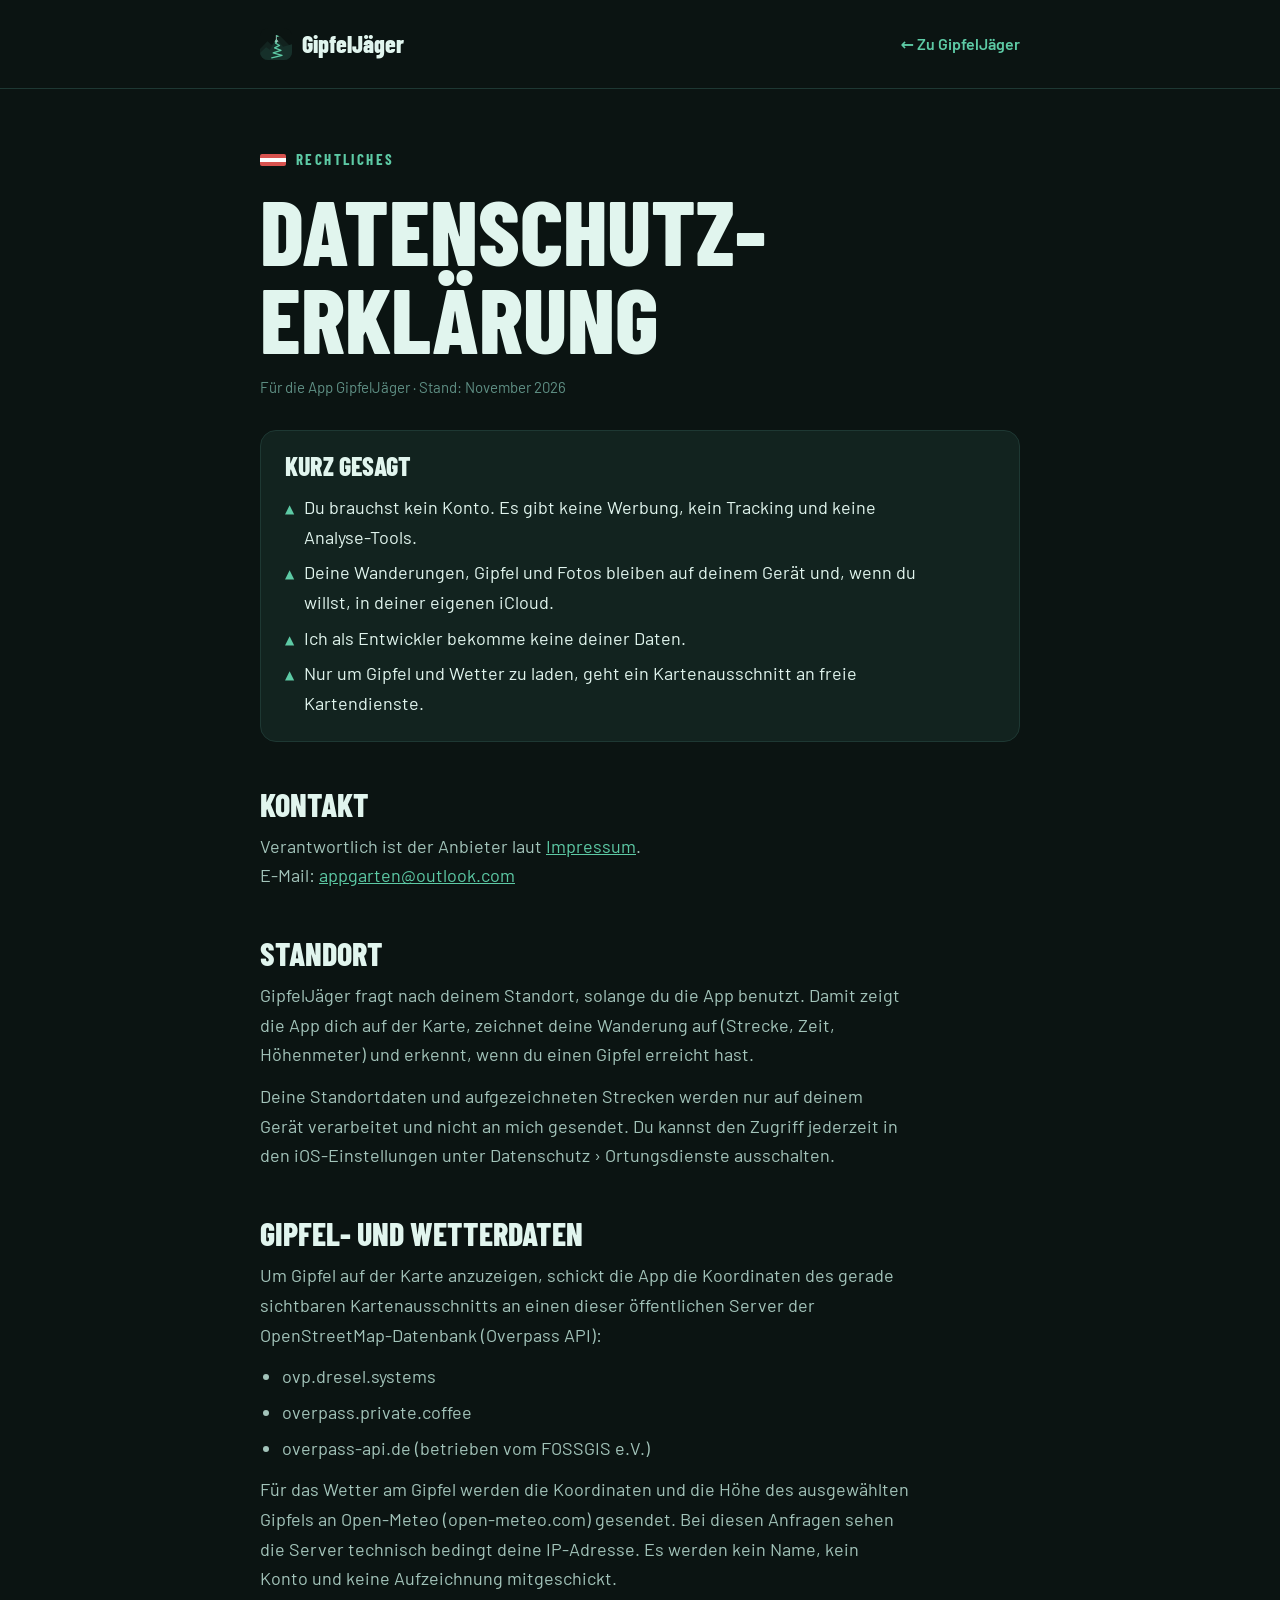
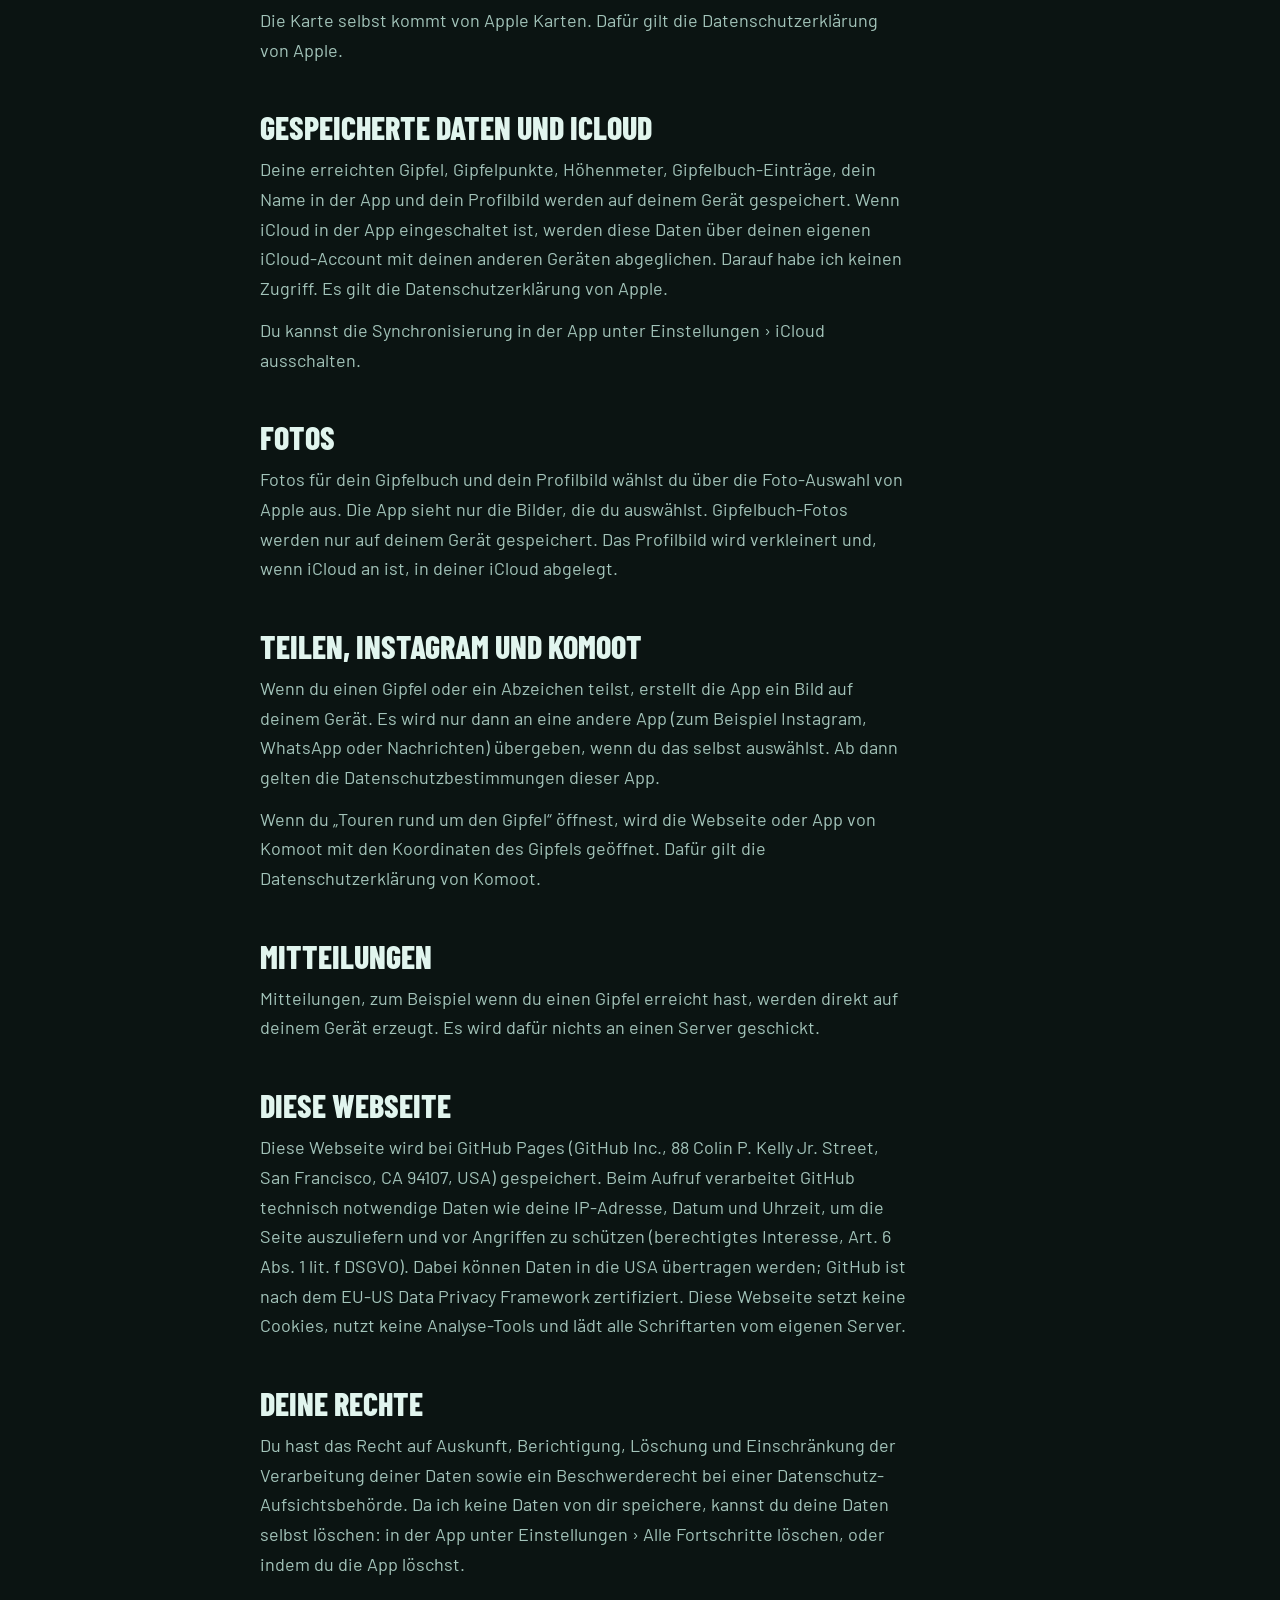
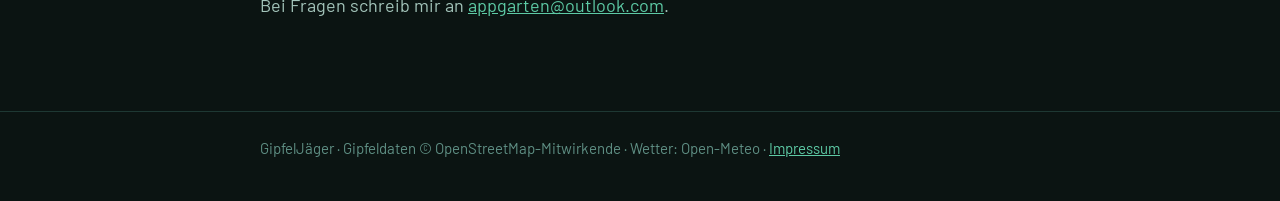
<file: gipfeljaeger/datenschutz.html>
<!DOCTYPE html>
<html lang="de">
<head>
<meta charset="utf-8">
<meta name="viewport" content="width=device-width, initial-scale=1">
<title>Datenschutz – GipfelJäger</title>
<link rel="icon" type="image/svg+xml" href="../icons/gipfeljaeger.svg">
<link rel="icon" type="image/png" sizes="32x32" href="../icons/gipfeljaeger-32.png">
<link rel="apple-touch-icon" href="../icons/gipfeljaeger-180.png">
<meta name="apple-mobile-web-app-title" content="GipfelJäger">
<meta name="theme-color" content="#0B1412">

<meta name="description" content="Datenschutzerklärung der App GipfelJäger">
<link rel="stylesheet" href="../fonts/fonts.css">
<style>
:root {
  --nacht: #0B1412;
  --hang: #12231F;
  --spur: #1E3833;
  --tuerkis: #5DCAA5;
  --schnee: #E1F5EE;
  --nebel: #A3C4BA;
  --moos: #5F8F84;
  --markierung: #D9534F;
  --display: "Barlow Condensed", "Arial Narrow", system-ui, sans-serif;
  --text: "Barlow", system-ui, -apple-system, sans-serif;
  color-scheme: dark;
}
* { box-sizing: border-box; margin: 0; padding: 0; }
body { background: var(--nacht); color: var(--schnee); font: 18px/1.65 var(--text); -webkit-font-smoothing: antialiased; }
a { color: var(--tuerkis); }
:focus-visible { outline: 3px solid var(--tuerkis); outline-offset: 3px; border-radius: 4px; }
.huelle { width: min(760px, 100% - 32px); margin-inline: auto; }
header { padding: 24px 0; border-bottom: 1px solid var(--spur); }
header .huelle { display: flex; justify-content: space-between; align-items: center; gap: 16px; }
.marke { display: flex; align-items: center; gap: 10px; font-family: var(--display); font-weight: 800; font-size: 24px; text-decoration: none; color: var(--schnee); }
.marke svg { width: 32px; height: 32px; border-radius: 8px; }
.zurueck { font-weight: 600; font-size: 16px; text-decoration: none; }
main { padding: 56px 0 90px; }
.eyebrow { display: inline-flex; align-items: center; gap: 10px; font-family: var(--display); font-weight: 700; letter-spacing: .16em; text-transform: uppercase; color: var(--tuerkis); font-size: 15px; }
.eyebrow i { width: 26px; height: 12px; border-radius: 2px; background: linear-gradient(var(--markierung) 0 33%, #fff 33% 66%, var(--markierung) 66%); }
h1 { font-family: var(--display); font-weight: 800; font-size: clamp(52px, 9vw, 92px); line-height: .95; text-transform: uppercase; margin: 12px 0 14px; text-wrap: balance; }
h2 { font-family: var(--display); font-weight: 800; font-size: 32px; text-transform: uppercase; line-height: 1; margin: 46px 0 12px; }
p, li { color: var(--nebel); max-width: 65ch; }
p + p, ul + p, p + ul { margin-top: 12px; }
ul { padding-left: 22px; display: grid; gap: 6px; }
strong { color: var(--schnee); }
.stand { color: var(--moos); font-size: 15px; }
.kurz { margin-top: 30px; border: 1px solid var(--spur); border-radius: 16px; background: var(--hang); padding: 22px 24px; display: grid; gap: 10px; }
.kurz h2 { margin: 0 0 4px; font-size: 26px; }
.kurz ul { list-style: none; padding: 0; }
.kurz li { display: flex; gap: 10px; color: var(--schnee); }
.kurz li::before { content: "▲"; color: var(--tuerkis); font-size: 12px; margin-top: 6px; }
.luecke { background: rgba(217,83,79,.18); color: #ffb3ad; padding: 1px 6px; border-radius: 5px; font-weight: 600; }
footer { border-top: 1px solid var(--spur); padding: 24px 0 40px; color: var(--moos); font-size: 15px; }
</style>
</head>
<body>
<header>
  <div class="huelle">
    <a class="marke" href="index.html">
      <svg viewBox="0 0 180 180" aria-hidden="true"><rect width="180" height="180" fill="#0B1412"/><path d="M0 118 L42 74 L66 96 L112 44 L180 112 L180 180 L0 180Z" fill="#12231F"/><path d="M0 140 L34 108 L56 122 L92 62 L130 106 L180 92 L180 180 L0 180Z" fill="#16302A"/><path d="M80 82 L92 62 L104 78 L97 76 L92 84 L86 76Z" fill="#E1F5EE"/><path d="M66 168 L124 154 L74 140 L118 126 L82 112 L110 98 L88 86 L92 66" stroke="#5DCAA5" stroke-width="7" stroke-linejoin="round" stroke-linecap="round" fill="none"/><line x1="92" y1="64" x2="92" y2="40" stroke="#E1F5EE" stroke-width="4"/><path d="M92 40 L110 46 L92 52Z" fill="#5DCAA5"/></svg>
      GipfelJäger
    </a>
    <a class="zurueck" href="index.html">← Zu GipfelJäger</a>
  </div>
</header>

<main class="huelle">
  <div class="eyebrow"><i aria-hidden="true"></i>Rechtliches</div>
  <h1>Datenschutz&shy;erklärung</h1>
  <p class="stand">Für die App GipfelJäger · Stand: November 2026</p>

  <div class="kurz">
    <h2>Kurz gesagt</h2>
    <ul>
      <li>Du brauchst kein Konto. Es gibt keine Werbung, kein Tracking und keine Analyse-Tools.</li>
      <li>Deine Wanderungen, Gipfel und Fotos bleiben auf deinem Gerät und, wenn du willst, in deiner eigenen iCloud.</li>
      <li>Ich als Entwickler bekomme keine deiner Daten.</li>
      <li>Nur um Gipfel und Wetter zu laden, geht ein Kartenausschnitt an freie Kartendienste.</li>
    </ul>
  </div>

  <h2>Kontakt</h2>
  <p>
    Verantwortlich ist der Anbieter laut <a href="../impressum.html">Impressum</a>.<br>
    E-Mail: <a href="mailto:appgarten@outlook.com">appgarten@outlook.com</a>
  </p>

  <h2>Standort</h2>
  <p>GipfelJäger fragt nach deinem Standort, solange du die App benutzt. Damit zeigt die App dich auf der Karte, zeichnet deine Wanderung auf (Strecke, Zeit, Höhenmeter) und erkennt, wenn du einen Gipfel erreicht hast.</p>
  <p>Deine Standortdaten und aufgezeichneten Strecken werden nur auf deinem Gerät verarbeitet und nicht an mich gesendet. Du kannst den Zugriff jederzeit in den iOS-Einstellungen unter Datenschutz › Ortungsdienste ausschalten.</p>

  <h2>Gipfel- und Wetterdaten</h2>
  <p>Um Gipfel auf der Karte anzuzeigen, schickt die App die Koordinaten des gerade sichtbaren Kartenausschnitts an einen dieser öffentlichen Server der OpenStreetMap-Datenbank (Overpass API):</p>
  <ul>
    <li>ovp.dresel.systems</li>
    <li>overpass.private.coffee</li>
    <li>overpass-api.de (betrieben vom FOSSGIS e.V.)</li>
  </ul>
  <p>Für das Wetter am Gipfel werden die Koordinaten und die Höhe des ausgewählten Gipfels an Open-Meteo (open-meteo.com) gesendet. Bei diesen Anfragen sehen die Server technisch bedingt deine IP-Adresse. Es werden kein Name, kein Konto und keine Aufzeichnung mitgeschickt.</p>
  <p>Die Karte selbst kommt von Apple Karten. Dafür gilt die Datenschutzerklärung von Apple.</p>

  <h2>Gespeicherte Daten und iCloud</h2>
  <p>Deine erreichten Gipfel, Gipfelpunkte, Höhenmeter, Gipfelbuch-Einträge, dein Name in der App und dein Profilbild werden auf deinem Gerät gespeichert. Wenn iCloud in der App eingeschaltet ist, werden diese Daten über deinen eigenen iCloud-Account mit deinen anderen Geräten abgeglichen. Darauf habe ich keinen Zugriff. Es gilt die Datenschutzerklärung von Apple.</p>
  <p>Du kannst die Synchronisierung in der App unter Einstellungen › iCloud ausschalten.</p>

  <h2>Fotos</h2>
  <p>Fotos für dein Gipfelbuch und dein Profilbild wählst du über die Foto-Auswahl von Apple aus. Die App sieht nur die Bilder, die du auswählst. Gipfelbuch-Fotos werden nur auf deinem Gerät gespeichert. Das Profilbild wird verkleinert und, wenn iCloud an ist, in deiner iCloud abgelegt.</p>

  <h2>Teilen, Instagram und Komoot</h2>
  <p>Wenn du einen Gipfel oder ein Abzeichen teilst, erstellt die App ein Bild auf deinem Gerät. Es wird nur dann an eine andere App (zum Beispiel Instagram, WhatsApp oder Nachrichten) übergeben, wenn du das selbst auswählst. Ab dann gelten die Datenschutzbestimmungen dieser App.</p>
  <p>Wenn du „Touren rund um den Gipfel“ öffnest, wird die Webseite oder App von Komoot mit den Koordinaten des Gipfels geöffnet. Dafür gilt die Datenschutzerklärung von Komoot.</p>

  <h2>Mitteilungen</h2>
  <p>Mitteilungen, zum Beispiel wenn du einen Gipfel erreicht hast, werden direkt auf deinem Gerät erzeugt. Es wird dafür nichts an einen Server geschickt.</p>

  <h2>Diese Webseite</h2>
  <p>Diese Webseite wird bei GitHub Pages (GitHub Inc., 88 Colin P. Kelly Jr. Street, San Francisco, CA 94107, USA) gespeichert. Beim Aufruf verarbeitet GitHub technisch notwendige Daten wie deine IP-Adresse, Datum und Uhrzeit, um die Seite auszuliefern und vor Angriffen zu schützen (berechtigtes Interesse, Art. 6 Abs. 1 lit. f DSGVO). Dabei können Daten in die USA übertragen werden; GitHub ist nach dem EU-US Data Privacy Framework zertifiziert. Diese Webseite setzt keine Cookies, nutzt keine Analyse-Tools und lädt alle Schriftarten vom eigenen Server.</p>

  <h2>Deine Rechte</h2>
  <p>Du hast das Recht auf Auskunft, Berichtigung, Löschung und Einschränkung der Verarbeitung deiner Daten sowie ein Beschwerderecht bei einer Datenschutz-Aufsichtsbehörde. Da ich keine Daten von dir speichere, kannst du deine Daten selbst löschen: in der App unter Einstellungen › Alle Fortschritte löschen, oder indem du die App löschst.</p>
  <p>Bei Fragen schreib mir an <a href="mailto:appgarten@outlook.com">appgarten@outlook.com</a>.</p>
</main>

<footer>
  <div class="huelle">GipfelJäger · Gipfeldaten © OpenStreetMap-Mitwirkende · Wetter: Open-Meteo · <a href="../impressum.html">Impressum</a></div>
</footer>
</body>
</html>
</file>
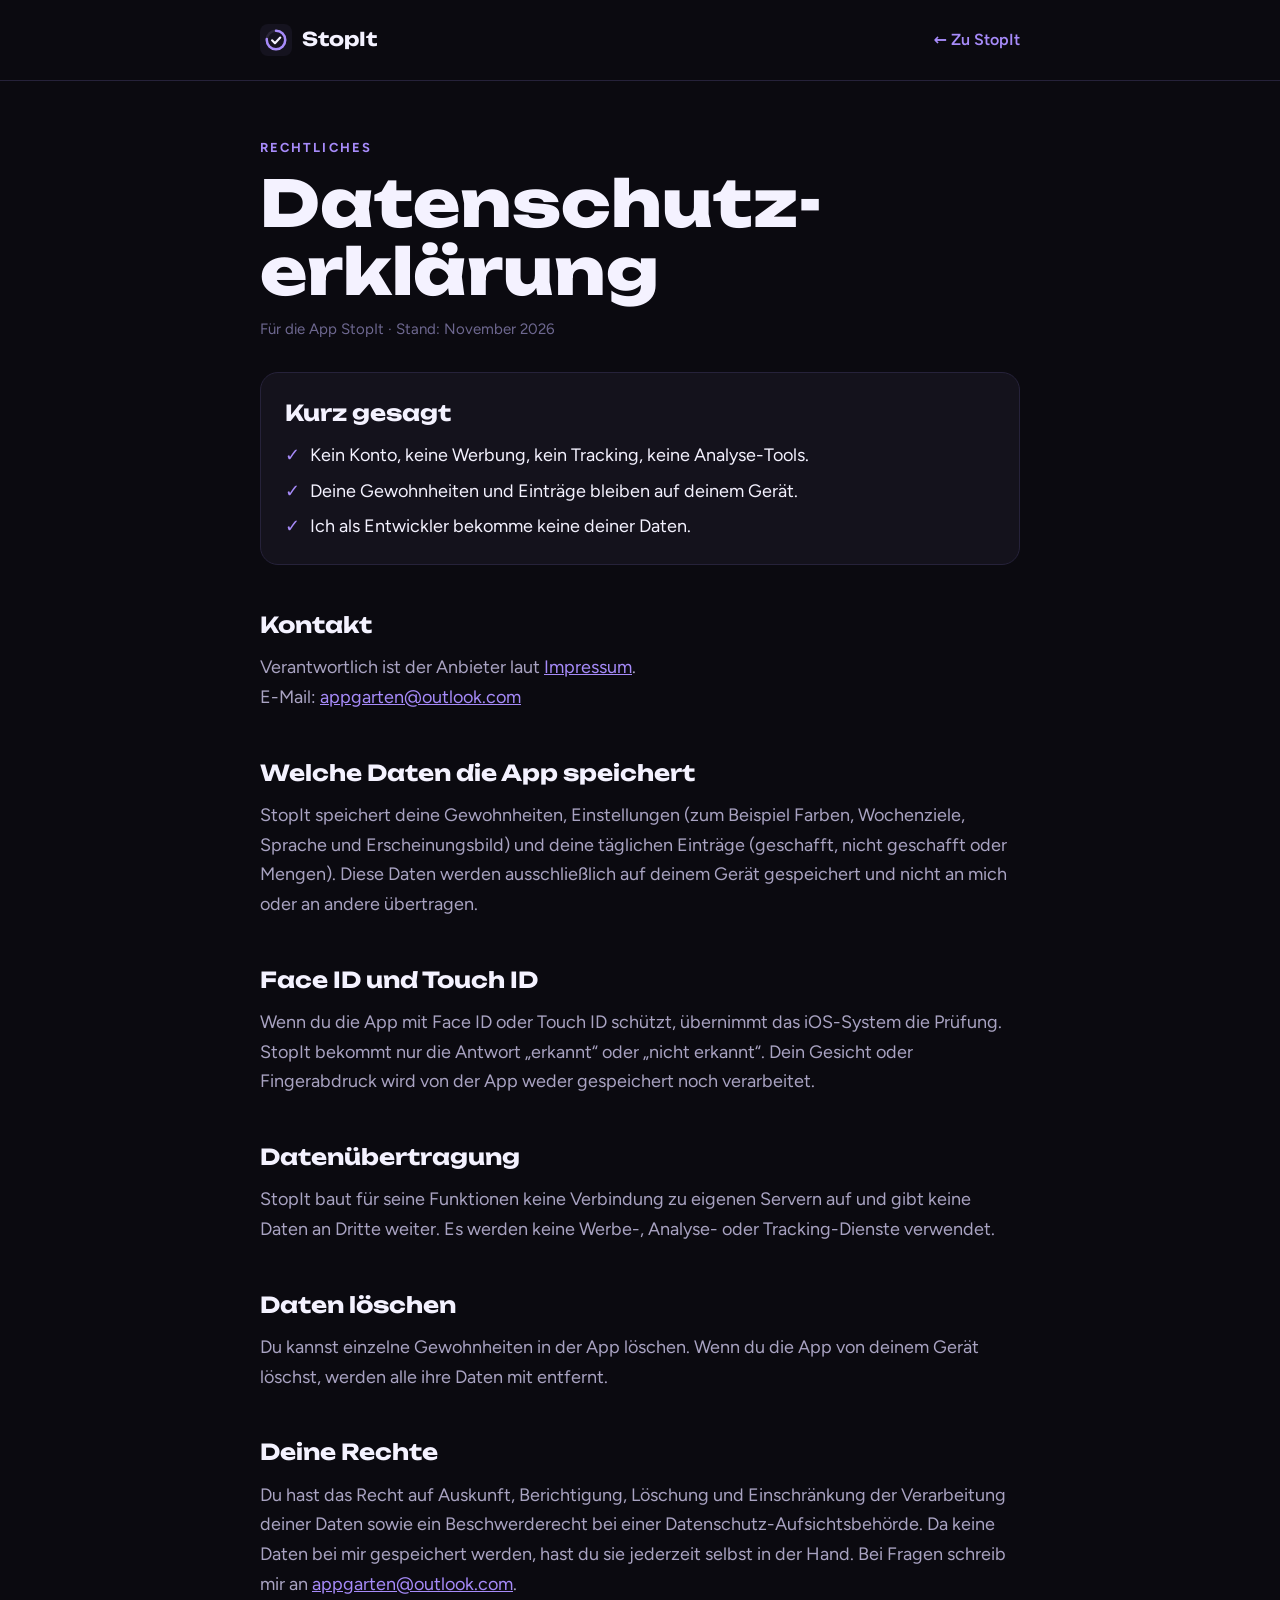
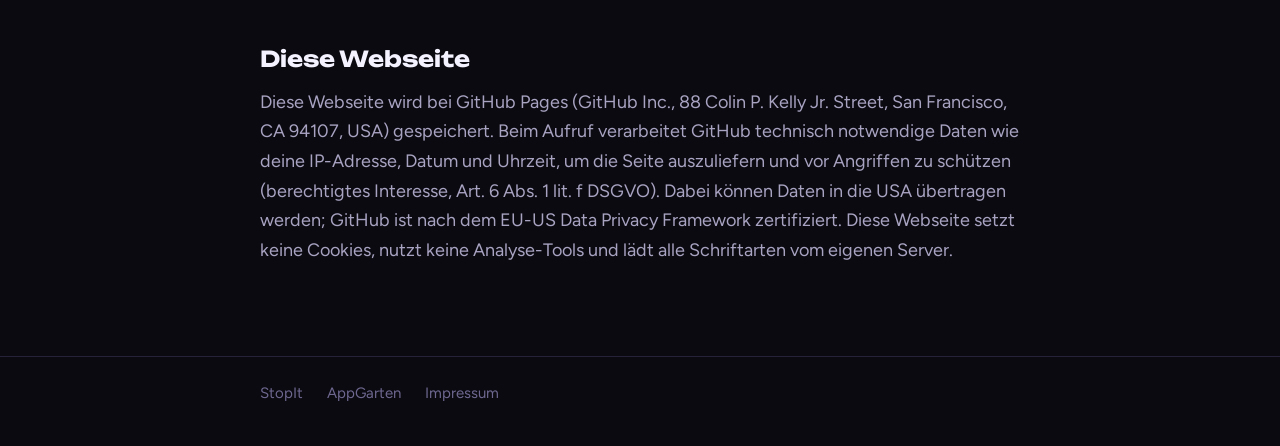
<file: stopit/datenschutz.html>
<!DOCTYPE html>
<html lang="de">
<head>
<meta charset="utf-8">
<meta name="viewport" content="width=device-width, initial-scale=1">
<title>Datenschutz – StopIt</title>
<link rel="icon" type="image/svg+xml" href="../icons/stopit.svg">
<link rel="icon" type="image/png" sizes="32x32" href="../icons/stopit-32.png">
<link rel="apple-touch-icon" href="../icons/stopit-180.png">
<meta name="apple-mobile-web-app-title" content="StopIt">
<meta name="theme-color" content="#0D0C13">

<link rel="stylesheet" href="../fonts/fonts.css">
<style>
:root {
  --grund: #0B0A10; --flaeche: #14121C; --linie: #26223A; --violett: #A78BFA;
  --hell: #F4F2FF; --leise: #A9A3C2; --still: #6E6890;
  --display: "Unbounded", system-ui, sans-serif; --text: "Figtree", system-ui, sans-serif;
  color-scheme: dark;
}
* { box-sizing: border-box; margin: 0; padding: 0; }
body { background: var(--grund); color: var(--hell); font: 18px/1.65 var(--text); -webkit-font-smoothing: antialiased; }
a { color: var(--violett); }
:focus-visible { outline: 3px solid var(--violett); outline-offset: 3px; border-radius: 4px; }
.huelle { width: min(760px, 100% - 32px); margin-inline: auto; }
header { padding: 24px 0; border-bottom: 1px solid var(--linie); }
header .huelle { display: flex; justify-content: space-between; align-items: center; gap: 16px; }
.logo { display: flex; align-items: center; gap: 10px; font-family: var(--display); font-weight: 700; font-size: 19px; text-decoration: none; color: var(--hell); }
.logo svg { width: 32px; height: 32px; border-radius: 8px; }
main { padding: 56px 0 90px; }
.klein { font-weight: 700; letter-spacing: .16em; text-transform: uppercase; font-size: 13px; color: var(--violett); }
h1 { font-family: var(--display); font-weight: 800; font-size: clamp(36px, 7vw, 64px); line-height: 1.05; margin: 12px 0 12px; text-wrap: balance; }
h2 { font-family: var(--display); font-weight: 700; font-size: 22px; margin: 42px 0 10px; }
p, li { color: var(--leise); max-width: 65ch; }
p + p { margin-top: 12px; }
ul { padding-left: 22px; display: grid; gap: 6px; }
.stand { color: var(--still); font-size: 15px; }
.kurz { margin-top: 30px; background: var(--flaeche); border: 1px solid var(--linie); border-radius: 18px; padding: 22px 24px; }
.kurz h2 { margin: 0 0 10px; }
.kurz ul { list-style: none; padding: 0; }
.kurz li { color: var(--hell); display: flex; gap: 10px; }
.kurz li::before { content: "✓"; color: var(--violett); font-weight: 700; }
footer { border-top: 1px solid var(--linie); padding: 24px 0 40px; color: var(--still); font-size: 15px; }
footer .huelle { display: flex; flex-wrap: wrap; gap: 12px 24px; }
footer a { color: inherit; text-decoration: none; } footer a:hover { color: var(--hell); }
</style>
</head>
<body>
<header>
  <div class="huelle">
    <a class="logo" href="index.html">
      <svg viewBox="0 0 180 180" aria-hidden="true"><rect width="180" height="180" fill="#15131F"/><circle cx="90" cy="90" r="52" fill="none" stroke="#2A2638" stroke-width="14"/><circle cx="90" cy="90" r="52" fill="none" stroke="#A78BFA" stroke-width="14" stroke-linecap="round" stroke-dasharray="250 400" transform="rotate(-90 90 90)"/><path d="M68 92 L84 108 L114 76" fill="none" stroke="#F4F2FF" stroke-width="12" stroke-linecap="round" stroke-linejoin="round"/></svg>
      StopIt
    </a>
    <a href="index.html" style="font-weight:600;text-decoration:none;font-size:16px">← Zu StopIt</a>
  </div>
</header>
<main class="huelle">
  <div class="klein">Rechtliches</div>
  <h1>Datenschutz&shy;erklärung</h1>
  <p class="stand">Für die App StopIt · Stand: November 2026</p>

  <div class="kurz">
    <h2>Kurz gesagt</h2>
    <ul>
      <li>Kein Konto, keine Werbung, kein Tracking, keine Analyse-Tools.</li>
      <li>Deine Gewohnheiten und Einträge bleiben auf deinem Gerät.</li>
      <li>Ich als Entwickler bekomme keine deiner Daten.</li>
    </ul>
  </div>

  <h2>Kontakt</h2>
  <p>Verantwortlich ist der Anbieter laut <a href="../impressum.html">Impressum</a>.<br>E-Mail: <a href="mailto:appgarten@outlook.com">appgarten@outlook.com</a></p>

  <h2>Welche Daten die App speichert</h2>
  <p>StopIt speichert deine Gewohnheiten, Einstellungen (zum Beispiel Farben, Wochenziele, Sprache und Erscheinungsbild) und deine täglichen Einträge (geschafft, nicht geschafft oder Mengen). Diese Daten werden ausschließlich auf deinem Gerät gespeichert und nicht an mich oder an andere übertragen.</p>

  <h2>Face ID und Touch ID</h2>
  <p>Wenn du die App mit Face ID oder Touch ID schützt, übernimmt das iOS-System die Prüfung. StopIt bekommt nur die Antwort „erkannt“ oder „nicht erkannt“. Dein Gesicht oder Fingerabdruck wird von der App weder gespeichert noch verarbeitet.</p>

  <h2>Datenübertragung</h2>
  <p>StopIt baut für seine Funktionen keine Verbindung zu eigenen Servern auf und gibt keine Daten an Dritte weiter. Es werden keine Werbe-, Analyse- oder Tracking-Dienste verwendet.</p>

  <h2>Daten löschen</h2>
  <p>Du kannst einzelne Gewohnheiten in der App löschen. Wenn du die App von deinem Gerät löschst, werden alle ihre Daten mit entfernt.</p>

  <h2>Deine Rechte</h2>
  <p>Du hast das Recht auf Auskunft, Berichtigung, Löschung und Einschränkung der Verarbeitung deiner Daten sowie ein Beschwerderecht bei einer Datenschutz-Aufsichtsbehörde. Da keine Daten bei mir gespeichert werden, hast du sie jederzeit selbst in der Hand. Bei Fragen schreib mir an <a href="mailto:appgarten@outlook.com">appgarten@outlook.com</a>.</p>

  <h2>Diese Webseite</h2>
  <p>Diese Webseite wird bei GitHub Pages (GitHub Inc., 88 Colin P. Kelly Jr. Street, San Francisco, CA 94107, USA) gespeichert. Beim Aufruf verarbeitet GitHub technisch notwendige Daten wie deine IP-Adresse, Datum und Uhrzeit, um die Seite auszuliefern und vor Angriffen zu schützen (berechtigtes Interesse, Art. 6 Abs. 1 lit. f DSGVO). Dabei können Daten in die USA übertragen werden; GitHub ist nach dem EU-US Data Privacy Framework zertifiziert. Diese Webseite setzt keine Cookies, nutzt keine Analyse-Tools und lädt alle Schriftarten vom eigenen Server.</p>
</main>
<footer>
  <div class="huelle">
    <a href="index.html">StopIt</a>
    <a href="../index.html">AppGarten</a>
    <a href="../impressum.html">Impressum</a>
  </div>
</footer>
</body>
</html>
</file>
<file: fonts/fonts.css>
/* Selbst gehostete Schriften – keine Verbindung zu Google */
@font-face{font-family:"Fraunces";font-style:normal;font-weight:100 900;font-display:swap;src:url(fraunces.woff2) format("woff2")}
@font-face{font-family:"Fraunces";font-style:italic;font-weight:100 900;font-display:swap;src:url(fraunces-italic.woff2) format("woff2")}
@font-face{font-family:"Figtree";font-style:normal;font-weight:300 900;font-display:swap;src:url(figtree.woff2) format("woff2")}
@font-face{font-family:"Unbounded";font-style:normal;font-weight:200 900;font-display:swap;src:url(unbounded.woff2) format("woff2")}
@font-face{font-family:"Barlow Condensed";font-style:normal;font-weight:600;font-display:swap;src:url(barlow-condensed-600.woff2) format("woff2")}
@font-face{font-family:"Barlow Condensed";font-style:normal;font-weight:700;font-display:swap;src:url(barlow-condensed-700.woff2) format("woff2")}
@font-face{font-family:"Barlow Condensed";font-style:normal;font-weight:800;font-display:swap;src:url(barlow-condensed-800.woff2) format("woff2")}
@font-face{font-family:"Barlow";font-style:normal;font-weight:400;font-display:swap;src:url(barlow-400.woff2) format("woff2")}
@font-face{font-family:"Barlow";font-style:normal;font-weight:500;font-display:swap;src:url(barlow-500.woff2) format("woff2")}
@font-face{font-family:"Barlow";font-style:normal;font-weight:600;font-display:swap;src:url(barlow-600.woff2) format("woff2")}
</file>
